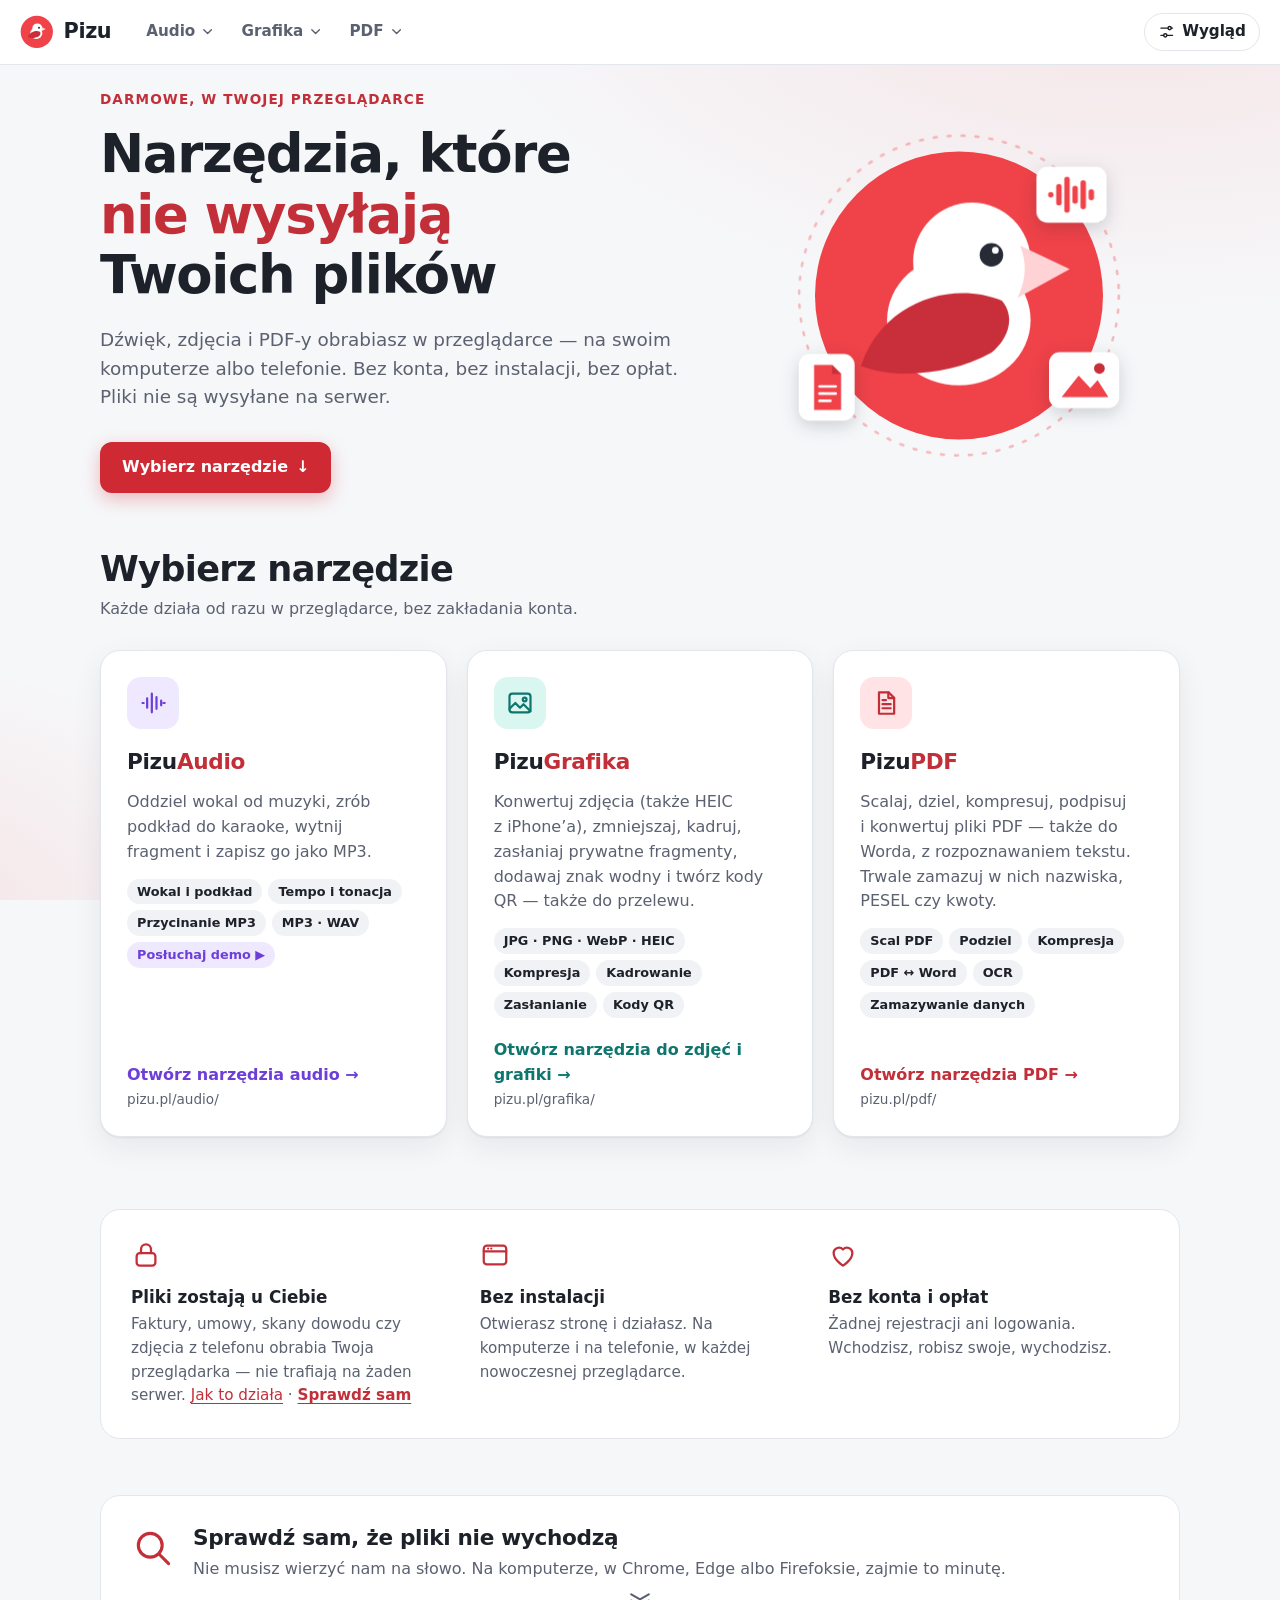
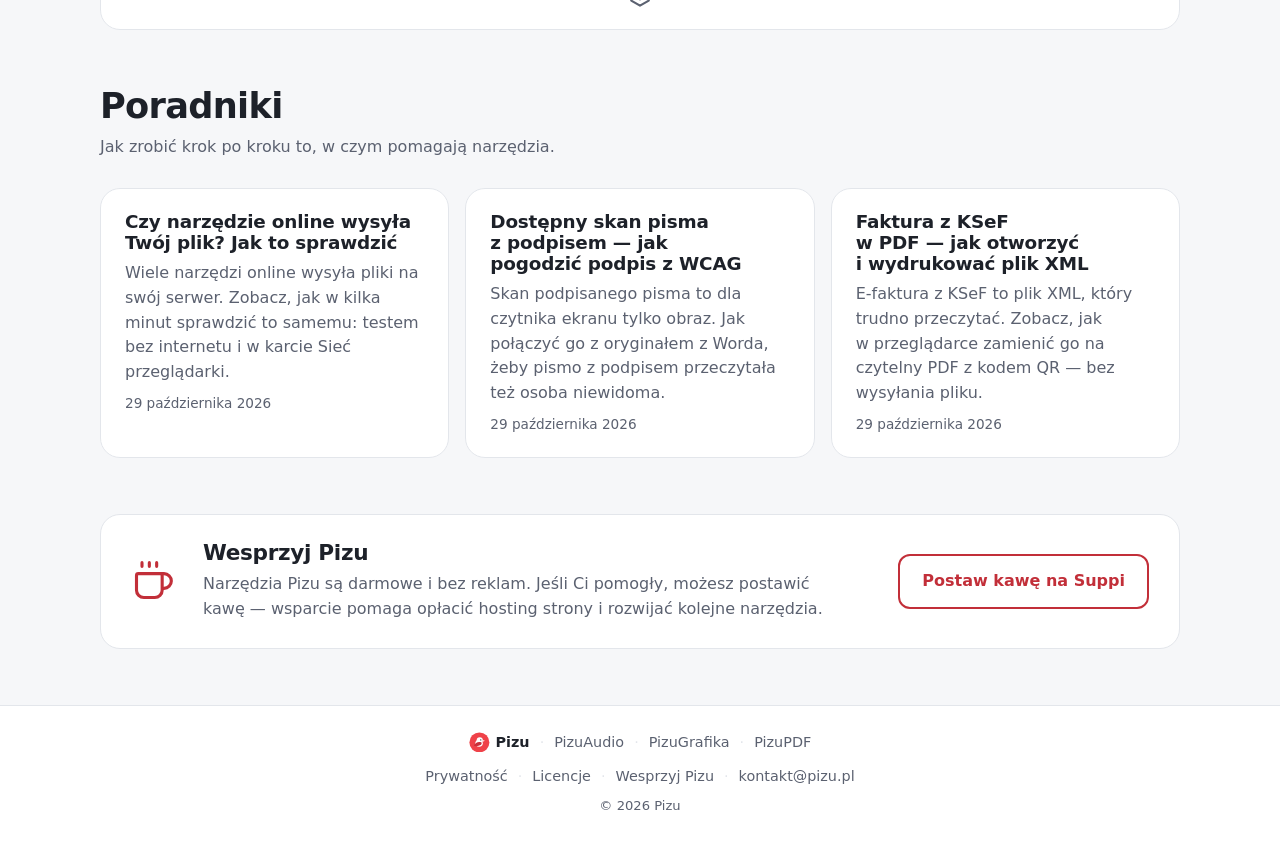
<file: index.html>
<!DOCTYPE html>
<html lang="pl">
<head>
  <meta charset="utf-8">
  <meta name="viewport" content="width=device-width, initial-scale=1">
  <meta
    http-equiv="Content-Security-Policy"
    content="default-src 'self'; script-src 'self'; connect-src 'self' https://o4512300568477696.ingest.de.sentry.io; style-src 'self'; img-src 'self' data:; base-uri 'none'; form-action 'none'"
  >
  <title>Pizu — narzędzia, które nie wysyłają Twoich plików</title>
  <meta name="description" content="Darmowe narzędzia do dźwięku, zdjęć i PDF-ów, które działają w Twojej przeglądarce. Pliki są przetwarzane na Twoim urządzeniu, bez przesyłania ich na serwer.">
  <link rel="canonical" href="https://pizu.pl/">
  <meta name="theme-color" content="#f6f7f9" media="(prefers-color-scheme: light)">
  <meta name="theme-color" content="#121419" media="(prefers-color-scheme: dark)">
  <meta property="og:title" content="Pizu — narzędzia, które nie wysyłają Twoich plików">
  <meta property="og:description" content="Dźwięk, zdjęcia i PDF-y w przeglądarce. Bez konta, bez instalacji, bez wysyłania plików.">
  <meta property="og:type" content="website">
  <meta property="og:url" content="https://pizu.pl/">
  <meta property="og:site_name" content="Pizu">
  <meta property="og:locale" content="pl_PL">
  <!-- grafika: scripts/og-image.html → node scripts/og-image.mjs -->
  <meta property="og:image" content="https://pizu.pl/og-image.png">
  <meta property="og:image:type" content="image/png">
  <meta property="og:image:width" content="1200">
  <meta property="og:image:height" content="630">
  <meta property="og:image:alt" content="Ptak Pizu i napis: Pizu — narzędzia, które nie wysyłają Twoich plików. Dźwięk, zdjęcia, PDF.">
  <meta name="twitter:card" content="summary_large_image">
  <link rel="icon" type="image/svg+xml" href="favicon.svg">
  <script src="error-report.js?v=366d8d184c"></script>
  <!-- motyw, kontrast, tekst i animacje z panelu „Wygląd” — przed pierwszym malowaniem -->
  <script src="settings-init.js?v=dc174dd3ac"></script>
  <!-- wspólna belka i stopka wszystkich stron Pizu (źródło: shell/, kopiuje scripts/sync-shell.mjs) -->
  <link rel="stylesheet" href="pizu-shell.css?v=c054189e08">
  <link rel="stylesheet" href="start.css?v=85e045e8c1">
  <script src="pizu-shell.js?v=b1a6492cc6" defer></script>
  <script src="start.js?v=1de28d540a" defer></script>
</head>
<body>
  <a class="skip" href="#narzedzia">Przejdź do narzędzi</a>

  <pizu-header site="home" settings>
    <!-- bez JavaScriptu zostają zwykłe linki; skrypt zamienia je na pełną belkę z menu -->
    <nav class="pz-bar" aria-label="Narzędzia Pizu">
      <a class="pz-logo" href="https://pizu.pl/"><span class="pz-logo-name">Pizu</span></a>
      <a href="https://pizu.pl/audio/">PizuAudio</a>
      <a href="https://pizu.pl/grafika/">PizuGrafika</a>
      <a href="https://pizu.pl/pdf/">PizuPDF</a>
    </nav>
  </pizu-header>

  <main>
    <section class="hero">
      <div class="hero-text">
        <p class="eyebrow">Darmowe, w&nbsp;Twojej przeglądarce</p>
        <h1>Narzędzia, które <em>nie wysyłają</em> Twoich plików</h1>
        <p class="lead">
          Dźwięk, zdjęcia i&nbsp;PDF-y obrabiasz w&nbsp;przeglądarce — na swoim komputerze albo telefonie.
          Bez konta, bez instalacji, bez opłat. Pliki nie są wysyłane na serwer.
        </p>
        <a class="button" href="#narzedzia">Wybierz narzędzie <span aria-hidden="true">↓</span></a>
      </div>

      <div class="hero-art" aria-hidden="true">
        <svg class="mascot" viewBox="0 0 400 400">
          <circle cx="200" cy="205" r="160" class="c-brand" />
          <circle cx="200" cy="205" r="160" class="ring" />
          <g class="bird" transform="translate(62 80) scale(1.45)">
            <ellipse cx="95" cy="105" rx="55" ry="50" class="c-white" />
            <circle cx="105" cy="60" r="45" class="c-white" />
            <path d="M142 48 L180 66 L140 88 C147 74 147 60 142 48 Z" class="c-beak" />
            <g class="eye">
              <circle cx="120" cy="55" r="9" class="c-ink pupil" />
              <circle cx="123" cy="51.5" r="2.6" class="c-white glint" />
            </g>
            <path d="M20 140 C36 92 88 74 128 90 C138 102 134 118 120 130 C88 148 44 150 20 140 Z" class="c-wing" />
          </g>

          <!-- plakietki trzech narzędzi; animowana jest wewnętrzna grupa, bo CSS transform nadpisałby atrybut -->
          <g transform="translate(286 62)">
            <g class="badge badge-1">
              <rect width="78" height="62" rx="12" class="c-card" />
              <path d="M16 31 v0 M25 22 v18 M34 14 v34 M43 24 v14 M52 18 v26 M61 28 v6" class="c-wave" />
            </g>
          </g>
          <g transform="translate(300 268)">
            <g class="badge badge-2">
              <rect width="78" height="62" rx="12" class="c-card" />
              <path d="M14 50 L33 26 L46 40 L54 31 L66 50 Z" class="c-brand" />
              <circle cx="56" cy="18" r="6" class="c-wing" />
            </g>
          </g>
          <g transform="translate(22 270)">
            <g class="badge badge-3">
              <rect width="62" height="74" rx="12" class="c-card" />
              <path d="M17 12 h20 l10 10 v40 h-30 Z" class="c-brand" />
              <path d="M37 12 v10 h10 Z" class="c-wing" />
              <path d="M23 36 h18 M23 44 h18 M23 52 h12" class="c-lines" />
            </g>
          </g>
        </svg>
      </div>
    </section>

    <section id="narzedzia" class="tools" aria-labelledby="narzedzia-tytul">
      <div class="section-head">
        <h2 id="narzedzia-tytul">Wybierz narzędzie</h2>
        <p>Każde działa od razu w&nbsp;przeglądarce, bez zakładania konta.</p>
      </div>

      <!-- Cała karta prowadzi do narzędzia (rozciągnięty link .tool-link), a tagi to osobne linki do podstron —
           linków nie można zagnieżdżać, więc karta to <div>, nie <a>. -->
      <ul class="tool-list">
        <li>
          <div class="tool tool-audio">
            <span class="tool-icon" aria-hidden="true">
              <svg viewBox="0 0 24 24"><path d="M3 12h1M7 8v8M11 4v16M15 7v10M19 10v4M22 12h-1" /></svg>
            </span>
            <a class="tool-name tool-link" href="https://pizu.pl/audio/">Pizu<span class="tool-name-product">Audio</span></a>
            <span class="tool-desc">Oddziel wokal od muzyki, zrób podkład do karaoke, wytnij fragment i&nbsp;zapisz go jako MP3.</span>
            <span class="tool-tags">
              <a href="https://pizu.pl/audio/oddziel-wokal/">Wokal i&nbsp;podkład</a>
              <a href="https://pizu.pl/audio/oddziel-wokal/">Tempo i&nbsp;tonacja</a>
              <a href="https://pizu.pl/audio/przytnij-mp3/">Przycinanie MP3</a>
              <a href="https://pizu.pl/audio/przytnij-mp3/">MP3 · WAV</a>
              <a class="tool-demo" href="https://pizu.pl/audio/oddziel-wokal/?demo">Posłuchaj demo ▶</a>
            </span>
            <span class="tool-foot" aria-hidden="true">
              <span class="tool-go">Otwórz narzędzia audio <span>→</span></span>
              <span class="tool-url">pizu.pl/audio/</span>
            </span>
          </div>
        </li>
        <li>
          <div class="tool tool-grafika">
            <span class="tool-icon" aria-hidden="true">
              <svg viewBox="0 0 24 24"><rect x="3" y="4" width="18" height="16" rx="2.5" /><path d="M3 17l5-5 4 4 3-3 6 6" /><circle cx="16" cy="9" r="1.6" /></svg>
            </span>
            <a class="tool-name tool-link" href="https://pizu.pl/grafika/">Pizu<span class="tool-name-product">Grafika</span></a>
            <span class="tool-desc">Konwertuj zdjęcia (także HEIC z&nbsp;iPhone’a), zmniejszaj, kadruj, zasłaniaj prywatne fragmenty, dodawaj znak wodny i&nbsp;twórz kody QR — także do przelewu.</span>
            <span class="tool-tags">
              <a href="https://pizu.pl/grafika/konwertuj-zdjecia/">JPG · PNG · WebP · HEIC</a>
              <a href="https://pizu.pl/grafika/konwertuj-zdjecia/">Kompresja</a>
              <a href="https://pizu.pl/grafika/kadruj-zdjecie/">Kadrowanie</a>
              <a href="https://pizu.pl/grafika/zaslon-i-znak-wodny/">Zasłanianie</a>
              <a href="https://pizu.pl/grafika/kod-qr/">Kody QR</a>
            </span>
            <span class="tool-foot" aria-hidden="true">
              <span class="tool-go">Otwórz narzędzia do zdjęć i grafiki <span>→</span></span>
              <span class="tool-url">pizu.pl/grafika/</span>
            </span>
          </div>
        </li>
        <li>
          <div class="tool tool-pdf">
            <span class="tool-icon" aria-hidden="true">
              <svg viewBox="0 0 24 24"><path d="M6 2.8h8.2L19 7.6v13.6H6z" /><path d="M14 2.8v5h5" /><path d="M9 13h7M9 16.5h7M9 9.5h3" /></svg>
            </span>
            <a class="tool-name tool-link" href="https://pizu.pl/pdf/">Pizu<span class="tool-name-product">PDF</span></a>
            <span class="tool-desc">Scalaj, dziel, kompresuj, podpisuj i&nbsp;konwertuj pliki PDF — także do Worda, z&nbsp;rozpoznawaniem tekstu. Trwale zamazuj w&nbsp;nich nazwiska, PESEL czy kwoty.</span>
            <span class="tool-tags">
              <a href="https://pizu.pl/pdf/scal-pdf/">Scal PDF</a>
              <a href="https://pizu.pl/pdf/podziel-pdf/">Podziel</a>
              <a href="https://pizu.pl/pdf/kompresuj-pdf/">Kompresja</a>
              <a href="https://pizu.pl/pdf/pdf-na-word/">PDF ↔ Word</a>
              <a href="https://pizu.pl/pdf/ocr-pdf/">OCR</a>
              <a href="https://pizu.pl/pdf/zamaz-dane-w-pdf/">Zamazywanie danych</a>
            </span>
            <span class="tool-foot" aria-hidden="true">
              <span class="tool-go">Otwórz narzędzia PDF <span>→</span></span>
              <span class="tool-url">pizu.pl/pdf/</span>
            </span>
          </div>
        </li>
      </ul>
    </section>

    <section class="why" aria-labelledby="why-tytul">
      <h2 id="why-tytul" class="visually-hidden">Dlaczego te narzędzia</h2>
      <ul class="why-list">
        <li>
          <svg viewBox="0 0 24 24" aria-hidden="true"><rect x="4.5" y="10.5" width="15" height="10" rx="2.5" /><path d="M8 10.5V7.5a4 4 0 0 1 8 0v3" /></svg>
          <h3>Pliki zostają u&nbsp;Ciebie</h3>
          <p>Faktury, umowy, skany dowodu czy zdjęcia z&nbsp;telefonu obrabia Twoja przeglądarka — nie trafiają na żaden serwer. <button class="link-button" type="button" data-about="privacy" aria-haspopup="dialog">Jak to działa</button> · <a href="#sprawdz">Sprawdź sam</a></p>
        </li>
        <li>
          <svg viewBox="0 0 24 24" aria-hidden="true"><rect x="3" y="4.5" width="18" height="15" rx="2.5" /><path d="M3 9h18M6.5 6.8h.01M9 6.8h.01" /></svg>
          <h3>Bez instalacji</h3>
          <p>Otwierasz stronę i&nbsp;działasz. Na komputerze i&nbsp;na telefonie, w&nbsp;każdej nowoczesnej przeglądarce.</p>
        </li>
        <li>
          <svg viewBox="0 0 24 24" aria-hidden="true"><path d="M12 20.5s-7.5-4.6-7.5-10.2A4.3 4.3 0 0 1 12 7.6a4.3 4.3 0 0 1 7.5 2.7c0 5.6-7.5 10.2-7.5 10.2z" /></svg>
          <h3>Bez konta i&nbsp;opłat</h3>
          <p>Żadnej rejestracji ani logowania. Wchodzisz, robisz swoje, wychodzisz.</p>
        </li>
      </ul>
    </section>

    <!-- Test prywatności dla każdego: karta Sieć w narzędziach przeglądarki (sprawdzone 23.10 na zamazywaniu z OCR).
         Wyjątki muszą się zgadzać z zakładką „Prywatność” w oknie „O Pizu”: model AI z Hugging Face w PizuAudio
         i raporty Sentry tylko przy błędzie na pizu.pl oraz w PizuPDF, PizuAudio i PizuGrafika. Gdy narzędzie zacznie łączyć się z czymś nowym, popraw też tę sekcję. -->
    <section id="sprawdz" class="check" aria-labelledby="sprawdz-tytul">
      <div class="check-head">
        <svg class="check-icon" viewBox="0 0 24 24" aria-hidden="true"><circle cx="10.5" cy="10.5" r="6.5" /><path d="M15.4 15.4L20.5 20.5" /></svg>
        <div>
          <h2 id="sprawdz-tytul">Sprawdź sam, że pliki nie wychodzą</h2>
          <p>Nie musisz wierzyć nam na słowo. Na komputerze, w&nbsp;Chrome, Edge albo Firefoksie, zajmie to minutę.</p>
        </div>
      </div>
      <!-- Domyślnie zwinięte: widać nagłówek i strzałkę. <details> działa bez JavaScriptu, Chrome sam je rozwija przy
           szukaniu na stronie, a nagłówek zostaje nagłówkiem (poza <summary>). Zwiniętą kartę rozwija kliknięcie
           w dowolnym miejscu (start.css), link „Sprawdź sam” i adres #sprawdz (start.js). -->
      <details class="check-more" id="sprawdz-kroki">
        <summary><span class="visually-hidden">Kroki: jak to sprawdzić</span><svg class="check-chevron" viewBox="0 0 24 24" aria-hidden="true"><path d="M5 7.5l7 4 7-4M5 12.5l7 4 7-4" /></svg></summary>
        <div class="check-body">
          <!-- Bez filtra po metodzie: lista od otwarcia panelu jest krótka, a filtr method:POST ukryłby PUT czy WebSocket.
               role="list", bo Safari z VoiceOver nie traktuje listy z list-style: none jak listy (wyjątek w scripts/w3c.mjs). -->
          <ol class="check-steps" role="list">
            <li>Otwórz narzędzie, np. <a href="https://pizu.pl/pdf/zamaz-dane-w-pdf/" target="_blank" rel="noopener">zamazywanie danych w&nbsp;PDF</a> (w&nbsp;nowej karcie — ta instrukcja zostanie tutaj), i&nbsp;naciśnij <kbd>F12</kbd>. Na Macu: <kbd>Option&nbsp;<span aria-hidden="true">⌥</span></kbd>&nbsp;+ <kbd>Command&nbsp;<span aria-hidden="true">⌘</span></kbd>&nbsp;+&nbsp;<kbd>I</kbd>.</li>
            <li>W&nbsp;panelu, który się otworzy, wybierz kartę <strong>Sieć</strong> (Network). Gdy panel jest wąski, bywa schowana pod przyciskiem <strong>»</strong>.</li>
            <li>Wrzuć plik i&nbsp;go obrób. Na liście pojawi się każde połączenie, które strona nawiąże od tej chwili.</li>
            <li>Przejrzyj listę: nie ma na niej nic, co wysyła Twój plik — najwyżej pobieranie części narzędzia, opisane w&nbsp;ramce.</li>
          </ol>
          <div class="check-notes">
            <h3>Co możesz tam zobaczyć</h3>
            <ul>
              <li>Pobieranie (GET) części narzędzia z&nbsp;jego serwera, np. pizu.pl/pdf/, przy pierwszym użyciu niektórych funkcji, takich jak rozpoznawanie tekstu (OCR) czy zdjęcia HEIC. W&nbsp;PizuAudio przy pierwszym oddzielaniu wokalu także modelu AI (ok. 172&nbsp;MB) z&nbsp;Hugging Face. To przeglądarka ściąga narzędzie, a&nbsp;nie wysyła Twoich plików.</li>
              <li>Na pizu.pl i&nbsp;w&nbsp;narzędziach — tylko gdy trafią na błąd — małe żądanie POST do <code>ingest.de.sentry.io</code> z&nbsp;technicznym raportem, bez pliku i&nbsp;jego nazwy. Przy zwykłej pracy go nie zobaczysz; gdy się pojawi, kliknij je, żeby zobaczyć, co zawiera.</li>
            </ul>
          </div>
        </div>
      </details>
    </section>

    <!-- BEGIN poradniki — sekcję wstawia scripts/poradniki.mjs z plików w poradniki/, nie edytuj jej tutaj -->
    <section id="poradniki" class="guides" aria-labelledby="poradniki-tytul">
      <div class="section-head">
        <h2 id="poradniki-tytul">Poradniki</h2>
        <p>Jak zrobić krok po kroku to, w&nbsp;czym pomagają narzędzia.</p>
      </div>
      <ul class="guide-list" role="list">
        <li>
          <h3><a href="/poradniki/czy-narzedzie-online-wysyla-plik/">Czy narzędzie online wysyła Twój plik? Jak to sprawdzić</a></h3>
          <p>Wiele narzędzi online wysyła pliki na swój serwer. Zobacz, jak w&nbsp;kilka minut sprawdzić to samemu: testem bez internetu i&nbsp;w&nbsp;karcie Sieć przeglądarki.</p>
          <p class="guide-date"><time datetime="2026-10-29">29 października 2026</time></p>
        </li>
        <li>
          <h3><a href="/poradniki/dostepny-skan-pisma-z-podpisem/">Dostępny skan pisma z&nbsp;podpisem&nbsp;— jak pogodzić podpis z&nbsp;WCAG</a></h3>
          <p>Skan podpisanego pisma to dla czytnika ekranu tylko obraz. Jak połączyć go z&nbsp;oryginałem z&nbsp;Worda, żeby pismo z&nbsp;podpisem przeczytała też osoba niewidoma.</p>
          <p class="guide-date"><time datetime="2026-10-29">29 października 2026</time></p>
        </li>
        <li>
          <h3><a href="/poradniki/faktura-z-ksef-w-pdf/">Faktura z&nbsp;KSeF w&nbsp;PDF&nbsp;— jak otworzyć i&nbsp;wydrukować plik XML</a></h3>
          <p>E-faktura z&nbsp;KSeF to plik XML, który trudno przeczytać. Zobacz, jak w&nbsp;przeglądarce zamienić go na czytelny PDF z&nbsp;kodem QR&nbsp;— bez wysyłania pliku.</p>
          <p class="guide-date"><time datetime="2026-10-29">29 października 2026</time></p>
        </li>
      </ul>
    </section>
    <!-- END poradniki -->

    <!-- Zwykły link do Suppi zamiast ich widżetu: widżet wczytywałby obrazek z suppi.pl przy każdej wizycie. -->
    <section id="wsparcie" class="support" aria-labelledby="wsparcie-tytul">
      <svg class="support-icon" viewBox="0 0 24 24" aria-hidden="true"><path d="M10 2v2M14 2v2M6 2v2" /><path d="M16 8a1 1 0 0 1 1 1v8a4 4 0 0 1-4 4H7a4 4 0 0 1-4-4V9a1 1 0 0 1 1-1h14a4 4 0 1 1 0 8h-1" /></svg>
      <div class="support-text">
        <h2 id="wsparcie-tytul">Wesprzyj Pizu</h2>
        <p>Narzędzia Pizu są darmowe i&nbsp;bez reklam. Jeśli Ci pomogły, możesz postawić kawę — wsparcie pomaga opłacić hosting strony i&nbsp;rozwijać kolejne narzędzia.</p>
      </div>
      <a class="button support-button" href="https://suppi.pl/pizu" target="_blank" rel="noopener">Postaw kawę na Suppi<span class="visually-hidden"> (otwiera się w nowej karcie)</span></a>
    </section>
  </main>

  <pizu-footer>
    <p class="pz-foot">© 2026 Pizu · <a href="https://pizu.pl/audio/">PizuAudio</a> · <a href="https://pizu.pl/grafika/">PizuGrafika</a> · <a href="https://pizu.pl/pdf/">PizuPDF</a> · <a href="mailto:kontakt@pizu.pl">kontakt@pizu.pl</a></p>
  </pizu-footer>

  <!-- Okno „O Pizu” — jak „O aplikacji” w narzędziach. Prywatność streszcza zakładki „Prywatność” narzędzi:
       przy zmianach w narzędziach (co pobierają, co zapisują w przeglądarce) zaktualizuj też tutaj. -->
  <dialog class="about" aria-labelledby="about-title">
    <div class="settings-body">
      <div class="settings-head">
        <h2 id="about-title">O Pizu</h2>
        <button class="icon-button" type="button" data-dialog-close aria-label="Zamknij">
          <svg viewBox="0 0 24 24" aria-hidden="true"><path d="M6 6l12 12M18 6L6 18" /></svg>
        </button>
      </div>

      <div class="tabs" role="tablist" aria-label="Informacje o Pizu">
        <button type="button" role="tab" id="tab-privacy" aria-controls="panel-privacy" aria-selected="true" data-tab="privacy">Prywatność</button>
        <button type="button" role="tab" id="tab-licenses" aria-controls="panel-licenses" aria-selected="false" tabindex="-1" data-tab="licenses">Licencje</button>
        <button type="button" role="tab" id="tab-contact" aria-controls="panel-contact" aria-selected="false" tabindex="-1" data-tab="contact">Kontakt</button>
      </div>

      <div class="tab-panel" role="tabpanel" id="panel-privacy" aria-labelledby="tab-privacy" tabindex="0">
        <p class="about-lead">Twoje pliki są przetwarzane lokalnie w&nbsp;przeglądarce, bez przesyłania ich na serwer. Szczegóły:</p>
        <dl class="privacy-list">
          <div>
            <dt>Twoje pliki</dt>
            <dd>PizuAudio, PizuGrafika i&nbsp;PizuPDF obrabiają pliki w&nbsp;Twojej przeglądarce, na Twoim urządzeniu. Ani pliki, ani wyniki nie są przesyłane na nasz serwer ani do innych firm.</dd>
          </div>
          <div>
            <dt>Co pobiera przeglądarka</dt>
            <dd>Przy otwarciu narzędzia — jego stronę z&nbsp;serwera Pizu, a&nbsp;przy niektórych funkcjach dodatkowe moduły z&nbsp;tego samego serwera (np. obsługę zdjęć HEIC i&nbsp;rozpoznawanie tekstu w&nbsp;PDF). Wyjątek: model AI do oddzielania wokalu w&nbsp;PizuAudio (ok. 172&nbsp;MB) przy pierwszym użyciu pobierany jest z&nbsp;serwisu Hugging Face, który widzi wtedy Twój adres IP — ale nie Twoje nagrania.</dd>
          </div>
          <div>
            <dt>Czy potrzebny jest internet</dt>
            <dd>Tak — do otwarcia narzędzia i&nbsp;pobrania potrzebnych modułów. Sama obróbka plików odbywa się już na Twoim urządzeniu.</dd>
          </div>
          <div>
            <dt>Co zostaje w&nbsp;przeglądarce</dt>
            <dd>Ustawienia wyglądu wspólne dla strony głównej i narzędzi na pizu.pl, zapisywane w przeglądarce bez ciasteczek. PizuPDF pamięta też kopie ostatnio otwieranych plików, żeby łatwo do nich wrócić — każdą usuniesz ikoną kosza. PizuAudio przechowuje pobrany model AI, żeby nie ściągać go ponownie. Do zamknięcia karty narzędzie pamięta też, że wzmianka o&nbsp;wsparciu już się pokazała. Wszystko usuniesz, czyszcząc dane witryny w&nbsp;ustawieniach przeglądarki.</dd>
          </div>
          <div>
            <dt>Bez śledzenia</dt>
            <dd>Bez plików cookie, reklam, narzędzi analitycznych i&nbsp;zakładania konta. Serwer, jak każdy, zapisuje standardowe logi dostępu (m.in. adresy IP) w&nbsp;celach bezpieczeństwa i&nbsp;diagnostyki. Strona pizu.pl oraz narzędzia PizuPDF, PizuAudio i&nbsp;PizuGrafika wysyłają do usługi Sentry (dane w&nbsp;Unii Europejskiej) techniczny raport tylko wtedy, gdy wystąpi błąd — bez Twoich plików, ich nazw i&nbsp;adresu IP.</dd>
          </div>
          <div>
            <dt>Wsparcie przez Suppi</dt>
            <dd>Link „Wesprzyj Pizu” prowadzi do serwisu Suppi (Patronite). Strony Pizu łączą się z&nbsp;nim dopiero, gdy go klikniesz. Wpłatę obsługuje Suppi — strony Pizu nie mają dostępu do danych płatności.</dd>
          </div>
        </dl>
        <p class="privacy-more">Szczegóły każdego narzędzia znajdziesz w&nbsp;jego oknie „O&nbsp;aplikacji”, w&nbsp;zakładce „Prywatność”.</p>
      </div>

      <div class="tab-panel" role="tabpanel" id="panel-licenses" aria-labelledby="tab-licenses" tabindex="0" hidden>
        <p>Strona pizu.pl to własny kod (HTML, CSS i&nbsp;JavaScript) — bez bibliotek, czcionek ani skryptów z&nbsp;innych serwerów. Każde narzędzie ma własną listę licencji w&nbsp;oknie „O&nbsp;aplikacji”, w&nbsp;zakładce „Licencje”.</p>
        <details class="license">
          <summary>Ikona kubka (sekcja „Wesprzyj Pizu”) — Lucide, licencja ISC</summary>
          <p>Copyright (c) for portions of Lucide are held by Cole Bemis 2013-2022 as part of Feather (MIT). All other copyright (c) for Lucide are held by Lucide Contributors 2022.</p>
          <p>Permission to use, copy, modify, and/or distribute this software for any purpose with or without fee is hereby granted, provided that the above copyright notice and this permission notice appear in all copies.</p>
          <p>THE SOFTWARE IS PROVIDED "AS IS" AND THE AUTHOR DISCLAIMS ALL WARRANTIES WITH REGARD TO THIS SOFTWARE INCLUDING ALL IMPLIED WARRANTIES OF MERCHANTABILITY AND FITNESS. IN NO EVENT SHALL THE AUTHOR BE LIABLE FOR ANY SPECIAL, DIRECT, INDIRECT, OR CONSEQUENTIAL DAMAGES OR ANY DAMAGES WHATSOEVER RESULTING FROM LOSS OF USE, DATA OR PROFITS, WHETHER IN AN ACTION OF CONTRACT, NEGLIGENCE OR OTHER TORTIOUS ACTION, ARISING OUT OF OR IN CONNECTION WITH THE USE OR PERFORMANCE OF THIS SOFTWARE.</p>
        </details>
      </div>

      <div class="tab-panel" role="tabpanel" id="panel-contact" aria-labelledby="tab-contact" tabindex="0" hidden>
        <p>Pytania, uwagi i&nbsp;zgłoszenia błędów: <a href="mailto:kontakt@pizu.pl">kontakt@pizu.pl</a>. Przy błędzie podaj nazwę narzędzia i&nbsp;numer wersji — jest w&nbsp;stopce każdego narzędzia.</p>
        <p>Narzędzia Pizu są darmowe i&nbsp;bez reklam. Jeśli Ci pomogły, możesz <a href="https://suppi.pl/pizu" target="_blank" rel="noopener">postawić kawę na Suppi<span class="visually-hidden"> (otwiera się w nowej karcie)</span></a>.</p>
      </div>
    </div>
  </dialog>

  <!-- Panel „Wygląd i dostępność” — te same opcje i opisy co w narzędziach Pizu.
       Zmiany działają od razu i są zapisywane w tej przeglądarce (start.js). -->
  <dialog class="settings" aria-labelledby="settings-title">
    <div class="settings-body">
      <div class="settings-head">
        <h2 id="settings-title">Wygląd i dostępność</h2>
        <button class="icon-button" type="button" data-settings-close aria-label="Zamknij ustawienia">
          <svg viewBox="0 0 24 24" aria-hidden="true"><path d="M6 6l12 12M18 6L6 18" /></svg>
        </button>
      </div>

      <fieldset class="setting">
        <legend>Motyw</legend>
        <div class="choices">
          <label><input type="radio" name="theme" value="light"><span><svg viewBox="0 0 24 24" aria-hidden="true"><circle cx="12" cy="12" r="4" /><path d="M12 2.5v2M12 19.5v2M2.5 12h2M19.5 12h2M5.3 5.3l1.4 1.4M17.3 17.3l1.4 1.4M5.3 18.7l1.4-1.4M17.3 6.7l1.4-1.4" /></svg>Jasny</span></label>
          <label><input type="radio" name="theme" value="dark"><span><svg viewBox="0 0 24 24" aria-hidden="true"><path d="M20 14.5A8 8 0 0 1 9.5 4a8 8 0 1 0 10.5 10.5z" /></svg>Ciemny</span></label>
          <label><input type="radio" name="theme" value="auto"><span><svg viewBox="0 0 24 24" aria-hidden="true"><rect x="3" y="4" width="18" height="12.5" rx="2" /><path d="M9 20.5h6M12 16.5v4" /></svg>Automatyczny</span></label>
        </div>
      </fieldset>

      <fieldset class="setting" aria-describedby="setting-contrast-hint">
        <legend>Kontrast</legend>
        <p class="setting-hint" id="setting-contrast-hint">Wysoki kontrast przyciemnia teksty i&nbsp;obramowania oraz wzmacnia kolory przycisków.</p>
        <div class="choices">
          <label><input type="radio" name="contrast" value="normal"><span>Standardowy</span></label>
          <label><input type="radio" name="contrast" value="high"><span>Wysoki</span></label>
        </div>
      </fieldset>

      <fieldset class="setting" aria-describedby="setting-text-hint">
        <legend>Wielkość tekstu</legend>
        <p class="setting-hint" id="setting-text-hint">Powiększa tekst i&nbsp;przyciski na całej stronie.</p>
        <div class="choices">
          <label><input type="radio" name="textScale" value="100"><span>100%</span></label>
          <label><input type="radio" name="textScale" value="115"><span>115%</span></label>
          <label><input type="radio" name="textScale" value="130"><span>130%</span></label>
          <label><input type="radio" name="textScale" value="150"><span>150%</span></label>
        </div>
      </fieldset>

      <fieldset class="setting" aria-describedby="setting-motion-hint">
        <legend>Animacje</legend>
        <p class="setting-hint" id="setting-motion-hint">Ograniczone wyłączają przejścia i&nbsp;ruchome efekty, także ptaka, który mruga i&nbsp;wodzi okiem.</p>
        <div class="choices">
          <label><input type="radio" name="motion" value="system"><span>Jak w&nbsp;systemie</span></label>
          <label><input type="radio" name="motion" value="reduced"><span>Ograniczone</span></label>
          <label><input type="radio" name="motion" value="full"><span>Pełne</span></label>
        </div>
      </fieldset>

      <p class="settings-note">Ustawienia są zapamiętywane tylko w&nbsp;tej przeglądarce. Klawiszem Tab przechodzisz między elementami strony, a&nbsp;strzałkami wybierasz opcje w&nbsp;grupie.</p>

      <div class="settings-foot">
        <button class="text-button" type="button" data-settings-reset>
          <svg viewBox="0 0 24 24" aria-hidden="true"><path d="M4 12a8 8 0 1 0 2.4-5.7M4 4v4.5h4.5" /></svg>
          Przywróć domyślne
        </button>
        <button class="button button-small" type="button" data-settings-close>Gotowe</button>
      </div>
    </div>
  </dialog>
</body>
</html>
</file>
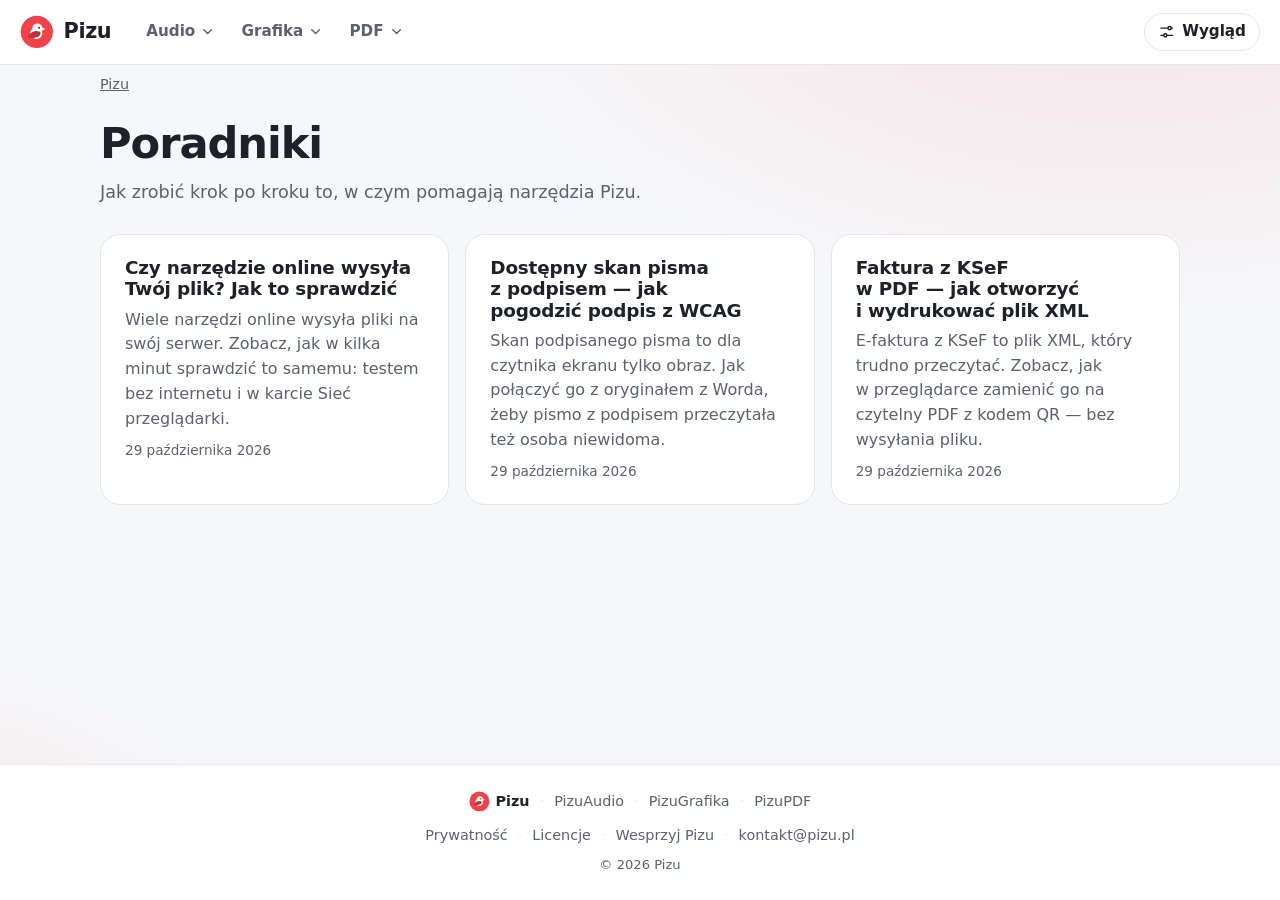
<file: poradniki/index.html>
<!DOCTYPE html>
<html lang="pl">
<head>
  <meta charset="utf-8">
  <meta name="viewport" content="width=device-width, initial-scale=1">
  <meta
    http-equiv="Content-Security-Policy"
    content="default-src 'self'; script-src 'self'; connect-src 'self' https://o4512300568477696.ingest.de.sentry.io; style-src 'self'; img-src 'self' data:; base-uri 'none'; form-action 'none'"
  >
  <title>Poradniki | Pizu</title>
  <meta name="description" content="Poradniki Pizu: jak zrobić krok po kroku to, w czym pomagają narzędzia do PDF-ów, zdjęć i dźwięku — bez wysyłania plików na serwer.">
  <link rel="canonical" href="https://pizu.pl/poradniki/">
  <meta name="theme-color" content="#f6f7f9" media="(prefers-color-scheme: light)">
  <meta name="theme-color" content="#121419" media="(prefers-color-scheme: dark)">
  <meta property="og:title" content="Poradniki | Pizu">
  <meta property="og:description" content="Poradniki Pizu: jak zrobić krok po kroku to, w czym pomagają narzędzia do PDF-ów, zdjęć i dźwięku — bez wysyłania plików na serwer.">
  <meta property="og:type" content="website">
  <meta property="og:url" content="https://pizu.pl/poradniki/">
  <meta property="og:site_name" content="Pizu">
  <meta property="og:locale" content="pl_PL">
  <!-- grafika: scripts/og-image.html → node scripts/og-image.mjs -->
  <meta property="og:image" content="https://pizu.pl/og-image.png">
  <meta property="og:image:type" content="image/png">
  <meta property="og:image:width" content="1200">
  <meta property="og:image:height" content="630">
  <meta property="og:image:alt" content="Ptak Pizu i napis: Pizu — narzędzia, które nie wysyłają Twoich plików. Dźwięk, zdjęcia, PDF.">
  <meta name="twitter:card" content="summary_large_image">
  <link rel="icon" type="image/svg+xml" href="/favicon.svg">
  <script src="/error-report.js?v=366d8d184c"></script>
  <!-- motyw, kontrast, tekst i animacje z panelu „Wygląd” — przed pierwszym malowaniem -->
  <script src="/settings-init.js?v=dc174dd3ac"></script>
  <!-- wspólna belka i stopka wszystkich stron Pizu (źródło: shell/, kopiuje scripts/sync-shell.mjs) -->
  <link rel="stylesheet" href="/pizu-shell.css?v=c054189e08">
  <link rel="stylesheet" href="/start.css?v=85e045e8c1">
  <script src="/pizu-shell.js?v=b1a6492cc6" defer></script>
  <script src="/start.js?v=1de28d540a" defer></script>
  <script type="application/ld+json">{"@context":"https://schema.org","@type":"CollectionPage","name":"Poradniki","description":"Poradniki Pizu: jak zrobić krok po kroku to, w czym pomagają narzędzia do PDF-ów, zdjęć i dźwięku — bez wysyłania plików na serwer.","url":"https://pizu.pl/poradniki/","inLanguage":"pl","hasPart":[{"@type":"Article","headline":"Czy narzędzie online wysyła Twój plik? Jak to sprawdzić","url":"https://pizu.pl/poradniki/czy-narzedzie-online-wysyla-plik/"},{"@type":"Article","headline":"Dostępny skan pisma z podpisem — jak pogodzić podpis z WCAG","url":"https://pizu.pl/poradniki/dostepny-skan-pisma-z-podpisem/"},{"@type":"Article","headline":"Faktura z KSeF w PDF — jak otworzyć i wydrukować plik XML","url":"https://pizu.pl/poradniki/faktura-z-ksef-w-pdf/"}]}</script>
</head>
<body>
  <a class="skip" href="#tresc">Przejdź do treści</a>

  <pizu-header settings>
    <!-- bez JavaScriptu zostają zwykłe linki; skrypt zamienia je na pełną belkę z menu -->
    <nav class="pz-bar" aria-label="Narzędzia Pizu">
      <a class="pz-logo" href="https://pizu.pl/"><span class="pz-logo-name">Pizu</span></a>
      <a href="https://pizu.pl/audio/">PizuAudio</a>
      <a href="https://pizu.pl/grafika/">PizuGrafika</a>
      <a href="https://pizu.pl/pdf/">PizuPDF</a>
    </nav>
  </pizu-header>

  <main id="tresc">
    <nav class="crumbs" aria-label="Jesteś tutaj">
      <ol><li><a href="/">Pizu</a></li></ol>
    </nav>
    <section class="guide-index" aria-labelledby="poradniki-h1">
      <h1 id="poradniki-h1">Poradniki</h1>
      <p class="guide-index-lead">Jak zrobić krok po kroku to, w&nbsp;czym pomagają narzędzia Pizu.</p>
      <ul class="guide-list" role="list">
        <li>
          <h2><a href="/poradniki/czy-narzedzie-online-wysyla-plik/">Czy narzędzie online wysyła Twój plik? Jak to sprawdzić</a></h2>
          <p>Wiele narzędzi online wysyła pliki na swój serwer. Zobacz, jak w&nbsp;kilka minut sprawdzić to samemu: testem bez internetu i&nbsp;w&nbsp;karcie Sieć przeglądarki.</p>
          <p class="guide-date"><time datetime="2026-10-29">29 października 2026</time></p>
        </li>
        <li>
          <h2><a href="/poradniki/dostepny-skan-pisma-z-podpisem/">Dostępny skan pisma z&nbsp;podpisem&nbsp;— jak pogodzić podpis z&nbsp;WCAG</a></h2>
          <p>Skan podpisanego pisma to dla czytnika ekranu tylko obraz. Jak połączyć go z&nbsp;oryginałem z&nbsp;Worda, żeby pismo z&nbsp;podpisem przeczytała też osoba niewidoma.</p>
          <p class="guide-date"><time datetime="2026-10-29">29 października 2026</time></p>
        </li>
        <li>
          <h2><a href="/poradniki/faktura-z-ksef-w-pdf/">Faktura z&nbsp;KSeF w&nbsp;PDF&nbsp;— jak otworzyć i&nbsp;wydrukować plik XML</a></h2>
          <p>E-faktura z&nbsp;KSeF to plik XML, który trudno przeczytać. Zobacz, jak w&nbsp;przeglądarce zamienić go na czytelny PDF z&nbsp;kodem QR&nbsp;— bez wysyłania pliku.</p>
          <p class="guide-date"><time datetime="2026-10-29">29 października 2026</time></p>
        </li>
      </ul>
    </section>
  </main>

  <pizu-footer>
    <p class="pz-foot">© 2026 Pizu · <a href="https://pizu.pl/audio/">PizuAudio</a> · <a href="https://pizu.pl/grafika/">PizuGrafika</a> · <a href="https://pizu.pl/pdf/">PizuPDF</a> · <a href="mailto:kontakt@pizu.pl">kontakt@pizu.pl</a></p>
  </pizu-footer>

  <!-- Okno „O Pizu” — jak „O aplikacji” w narzędziach. Prywatność streszcza zakładki „Prywatność” narzędzi:
       przy zmianach w narzędziach (co pobierają, co zapisują w przeglądarce) zaktualizuj też tutaj. -->
  <dialog class="about" aria-labelledby="about-title">
    <div class="settings-body">
      <div class="settings-head">
        <h2 id="about-title">O Pizu</h2>
        <button class="icon-button" type="button" data-dialog-close aria-label="Zamknij">
          <svg viewBox="0 0 24 24" aria-hidden="true"><path d="M6 6l12 12M18 6L6 18" /></svg>
        </button>
      </div>

      <div class="tabs" role="tablist" aria-label="Informacje o Pizu">
        <button type="button" role="tab" id="tab-privacy" aria-controls="panel-privacy" aria-selected="true" data-tab="privacy">Prywatność</button>
        <button type="button" role="tab" id="tab-licenses" aria-controls="panel-licenses" aria-selected="false" tabindex="-1" data-tab="licenses">Licencje</button>
        <button type="button" role="tab" id="tab-contact" aria-controls="panel-contact" aria-selected="false" tabindex="-1" data-tab="contact">Kontakt</button>
      </div>

      <div class="tab-panel" role="tabpanel" id="panel-privacy" aria-labelledby="tab-privacy" tabindex="0">
        <p class="about-lead">Twoje pliki są przetwarzane lokalnie w&nbsp;przeglądarce, bez przesyłania ich na serwer. Szczegóły:</p>
        <dl class="privacy-list">
          <div>
            <dt>Twoje pliki</dt>
            <dd>PizuAudio, PizuGrafika i&nbsp;PizuPDF obrabiają pliki w&nbsp;Twojej przeglądarce, na Twoim urządzeniu. Ani pliki, ani wyniki nie są przesyłane na nasz serwer ani do innych firm.</dd>
          </div>
          <div>
            <dt>Co pobiera przeglądarka</dt>
            <dd>Przy otwarciu narzędzia — jego stronę z&nbsp;serwera Pizu, a&nbsp;przy niektórych funkcjach dodatkowe moduły z&nbsp;tego samego serwera (np. obsługę zdjęć HEIC i&nbsp;rozpoznawanie tekstu w&nbsp;PDF). Wyjątek: model AI do oddzielania wokalu w&nbsp;PizuAudio (ok. 172&nbsp;MB) przy pierwszym użyciu pobierany jest z&nbsp;serwisu Hugging Face, który widzi wtedy Twój adres IP — ale nie Twoje nagrania.</dd>
          </div>
          <div>
            <dt>Czy potrzebny jest internet</dt>
            <dd>Tak — do otwarcia narzędzia i&nbsp;pobrania potrzebnych modułów. Sama obróbka plików odbywa się już na Twoim urządzeniu.</dd>
          </div>
          <div>
            <dt>Co zostaje w&nbsp;przeglądarce</dt>
            <dd>Ustawienia wyglądu wspólne dla strony głównej i narzędzi na pizu.pl, zapisywane w przeglądarce bez ciasteczek. PizuPDF pamięta też kopie ostatnio otwieranych plików, żeby łatwo do nich wrócić — każdą usuniesz ikoną kosza. PizuAudio przechowuje pobrany model AI, żeby nie ściągać go ponownie. Do zamknięcia karty narzędzie pamięta też, że wzmianka o&nbsp;wsparciu już się pokazała. Wszystko usuniesz, czyszcząc dane witryny w&nbsp;ustawieniach przeglądarki.</dd>
          </div>
          <div>
            <dt>Bez śledzenia</dt>
            <dd>Bez plików cookie, reklam, narzędzi analitycznych i&nbsp;zakładania konta. Serwer, jak każdy, zapisuje standardowe logi dostępu (m.in. adresy IP) w&nbsp;celach bezpieczeństwa i&nbsp;diagnostyki. Strona pizu.pl oraz narzędzia PizuPDF, PizuAudio i&nbsp;PizuGrafika wysyłają do usługi Sentry (dane w&nbsp;Unii Europejskiej) techniczny raport tylko wtedy, gdy wystąpi błąd — bez Twoich plików, ich nazw i&nbsp;adresu IP.</dd>
          </div>
          <div>
            <dt>Wsparcie przez Suppi</dt>
            <dd>Link „Wesprzyj Pizu” prowadzi do serwisu Suppi (Patronite). Strony Pizu łączą się z&nbsp;nim dopiero, gdy go klikniesz. Wpłatę obsługuje Suppi — strony Pizu nie mają dostępu do danych płatności.</dd>
          </div>
        </dl>
        <p class="privacy-more">Szczegóły każdego narzędzia znajdziesz w&nbsp;jego oknie „O&nbsp;aplikacji”, w&nbsp;zakładce „Prywatność”.</p>
      </div>

      <div class="tab-panel" role="tabpanel" id="panel-licenses" aria-labelledby="tab-licenses" tabindex="0" hidden>
        <p>Strona pizu.pl to własny kod (HTML, CSS i&nbsp;JavaScript) — bez bibliotek, czcionek ani skryptów z&nbsp;innych serwerów. Każde narzędzie ma własną listę licencji w&nbsp;oknie „O&nbsp;aplikacji”, w&nbsp;zakładce „Licencje”.</p>
        <details class="license">
          <summary>Ikona kubka (sekcja „Wesprzyj Pizu”) — Lucide, licencja ISC</summary>
          <p>Copyright (c) for portions of Lucide are held by Cole Bemis 2013-2022 as part of Feather (MIT). All other copyright (c) for Lucide are held by Lucide Contributors 2022.</p>
          <p>Permission to use, copy, modify, and/or distribute this software for any purpose with or without fee is hereby granted, provided that the above copyright notice and this permission notice appear in all copies.</p>
          <p>THE SOFTWARE IS PROVIDED "AS IS" AND THE AUTHOR DISCLAIMS ALL WARRANTIES WITH REGARD TO THIS SOFTWARE INCLUDING ALL IMPLIED WARRANTIES OF MERCHANTABILITY AND FITNESS. IN NO EVENT SHALL THE AUTHOR BE LIABLE FOR ANY SPECIAL, DIRECT, INDIRECT, OR CONSEQUENTIAL DAMAGES OR ANY DAMAGES WHATSOEVER RESULTING FROM LOSS OF USE, DATA OR PROFITS, WHETHER IN AN ACTION OF CONTRACT, NEGLIGENCE OR OTHER TORTIOUS ACTION, ARISING OUT OF OR IN CONNECTION WITH THE USE OR PERFORMANCE OF THIS SOFTWARE.</p>
        </details>
      </div>

      <div class="tab-panel" role="tabpanel" id="panel-contact" aria-labelledby="tab-contact" tabindex="0" hidden>
        <p>Pytania, uwagi i&nbsp;zgłoszenia błędów: <a href="mailto:kontakt@pizu.pl">kontakt@pizu.pl</a>. Przy błędzie podaj nazwę narzędzia i&nbsp;numer wersji — jest w&nbsp;stopce każdego narzędzia.</p>
        <p>Narzędzia Pizu są darmowe i&nbsp;bez reklam. Jeśli Ci pomogły, możesz <a href="https://suppi.pl/pizu" target="_blank" rel="noopener">postawić kawę na Suppi<span class="visually-hidden"> (otwiera się w nowej karcie)</span></a>.</p>
      </div>
    </div>
  </dialog>

  <!-- Panel „Wygląd i dostępność” — te same opcje i opisy co w narzędziach Pizu.
       Zmiany działają od razu i są zapisywane w tej przeglądarce (start.js). -->
  <dialog class="settings" aria-labelledby="settings-title">
    <div class="settings-body">
      <div class="settings-head">
        <h2 id="settings-title">Wygląd i dostępność</h2>
        <button class="icon-button" type="button" data-settings-close aria-label="Zamknij ustawienia">
          <svg viewBox="0 0 24 24" aria-hidden="true"><path d="M6 6l12 12M18 6L6 18" /></svg>
        </button>
      </div>

      <fieldset class="setting">
        <legend>Motyw</legend>
        <div class="choices">
          <label><input type="radio" name="theme" value="light"><span><svg viewBox="0 0 24 24" aria-hidden="true"><circle cx="12" cy="12" r="4" /><path d="M12 2.5v2M12 19.5v2M2.5 12h2M19.5 12h2M5.3 5.3l1.4 1.4M17.3 17.3l1.4 1.4M5.3 18.7l1.4-1.4M17.3 6.7l1.4-1.4" /></svg>Jasny</span></label>
          <label><input type="radio" name="theme" value="dark"><span><svg viewBox="0 0 24 24" aria-hidden="true"><path d="M20 14.5A8 8 0 0 1 9.5 4a8 8 0 1 0 10.5 10.5z" /></svg>Ciemny</span></label>
          <label><input type="radio" name="theme" value="auto"><span><svg viewBox="0 0 24 24" aria-hidden="true"><rect x="3" y="4" width="18" height="12.5" rx="2" /><path d="M9 20.5h6M12 16.5v4" /></svg>Automatyczny</span></label>
        </div>
      </fieldset>

      <fieldset class="setting" aria-describedby="setting-contrast-hint">
        <legend>Kontrast</legend>
        <p class="setting-hint" id="setting-contrast-hint">Wysoki kontrast przyciemnia teksty i&nbsp;obramowania oraz wzmacnia kolory przycisków.</p>
        <div class="choices">
          <label><input type="radio" name="contrast" value="normal"><span>Standardowy</span></label>
          <label><input type="radio" name="contrast" value="high"><span>Wysoki</span></label>
        </div>
      </fieldset>

      <fieldset class="setting" aria-describedby="setting-text-hint">
        <legend>Wielkość tekstu</legend>
        <p class="setting-hint" id="setting-text-hint">Powiększa tekst i&nbsp;przyciski na całej stronie.</p>
        <div class="choices">
          <label><input type="radio" name="textScale" value="100"><span>100%</span></label>
          <label><input type="radio" name="textScale" value="115"><span>115%</span></label>
          <label><input type="radio" name="textScale" value="130"><span>130%</span></label>
          <label><input type="radio" name="textScale" value="150"><span>150%</span></label>
        </div>
      </fieldset>

      <fieldset class="setting" aria-describedby="setting-motion-hint">
        <legend>Animacje</legend>
        <p class="setting-hint" id="setting-motion-hint">Ograniczone wyłączają przejścia i&nbsp;ruchome efekty, także ptaka, który mruga i&nbsp;wodzi okiem.</p>
        <div class="choices">
          <label><input type="radio" name="motion" value="system"><span>Jak w&nbsp;systemie</span></label>
          <label><input type="radio" name="motion" value="reduced"><span>Ograniczone</span></label>
          <label><input type="radio" name="motion" value="full"><span>Pełne</span></label>
        </div>
      </fieldset>

      <p class="settings-note">Ustawienia są zapamiętywane tylko w&nbsp;tej przeglądarce. Klawiszem Tab przechodzisz między elementami strony, a&nbsp;strzałkami wybierasz opcje w&nbsp;grupie.</p>

      <div class="settings-foot">
        <button class="text-button" type="button" data-settings-reset>
          <svg viewBox="0 0 24 24" aria-hidden="true"><path d="M4 12a8 8 0 1 0 2.4-5.7M4 4v4.5h4.5" /></svg>
          Przywróć domyślne
        </button>
        <button class="button button-small" type="button" data-settings-close>Gotowe</button>
      </div>
    </div>
  </dialog>
</body>
</html>
</file>
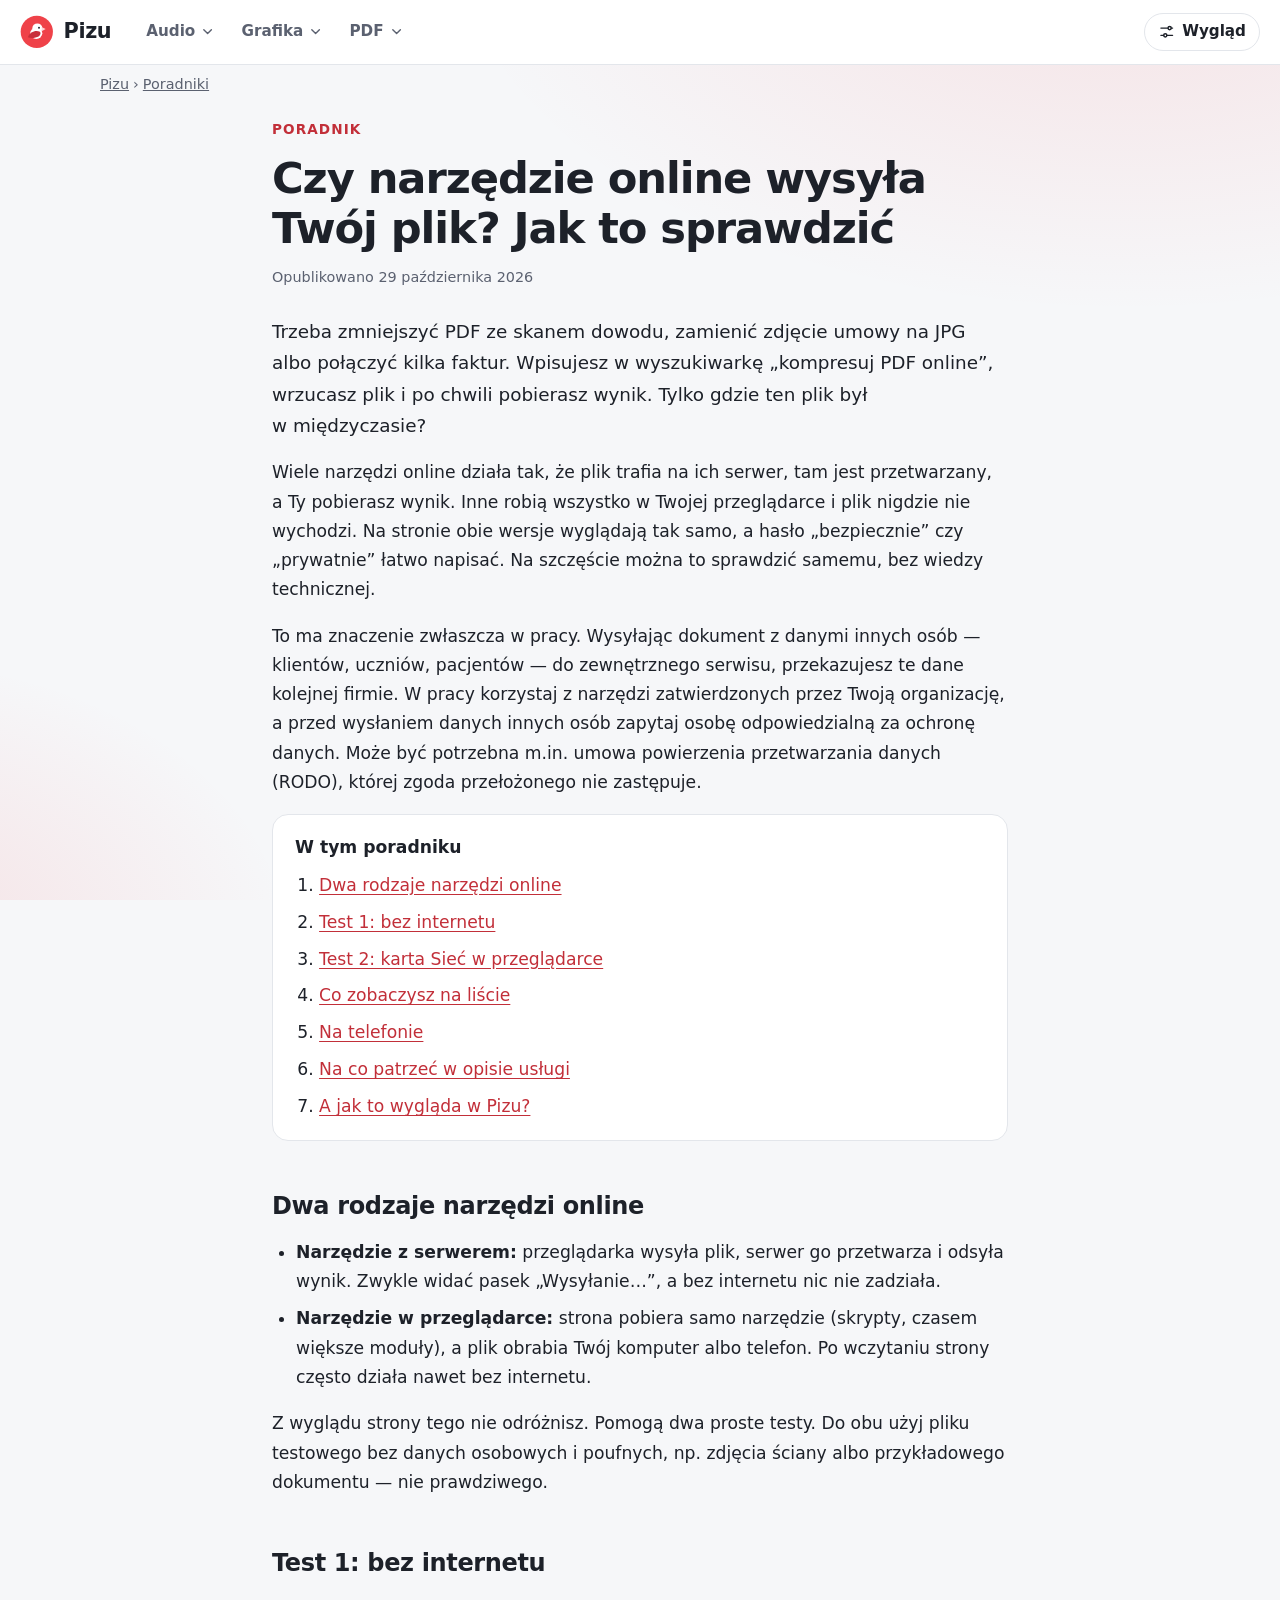
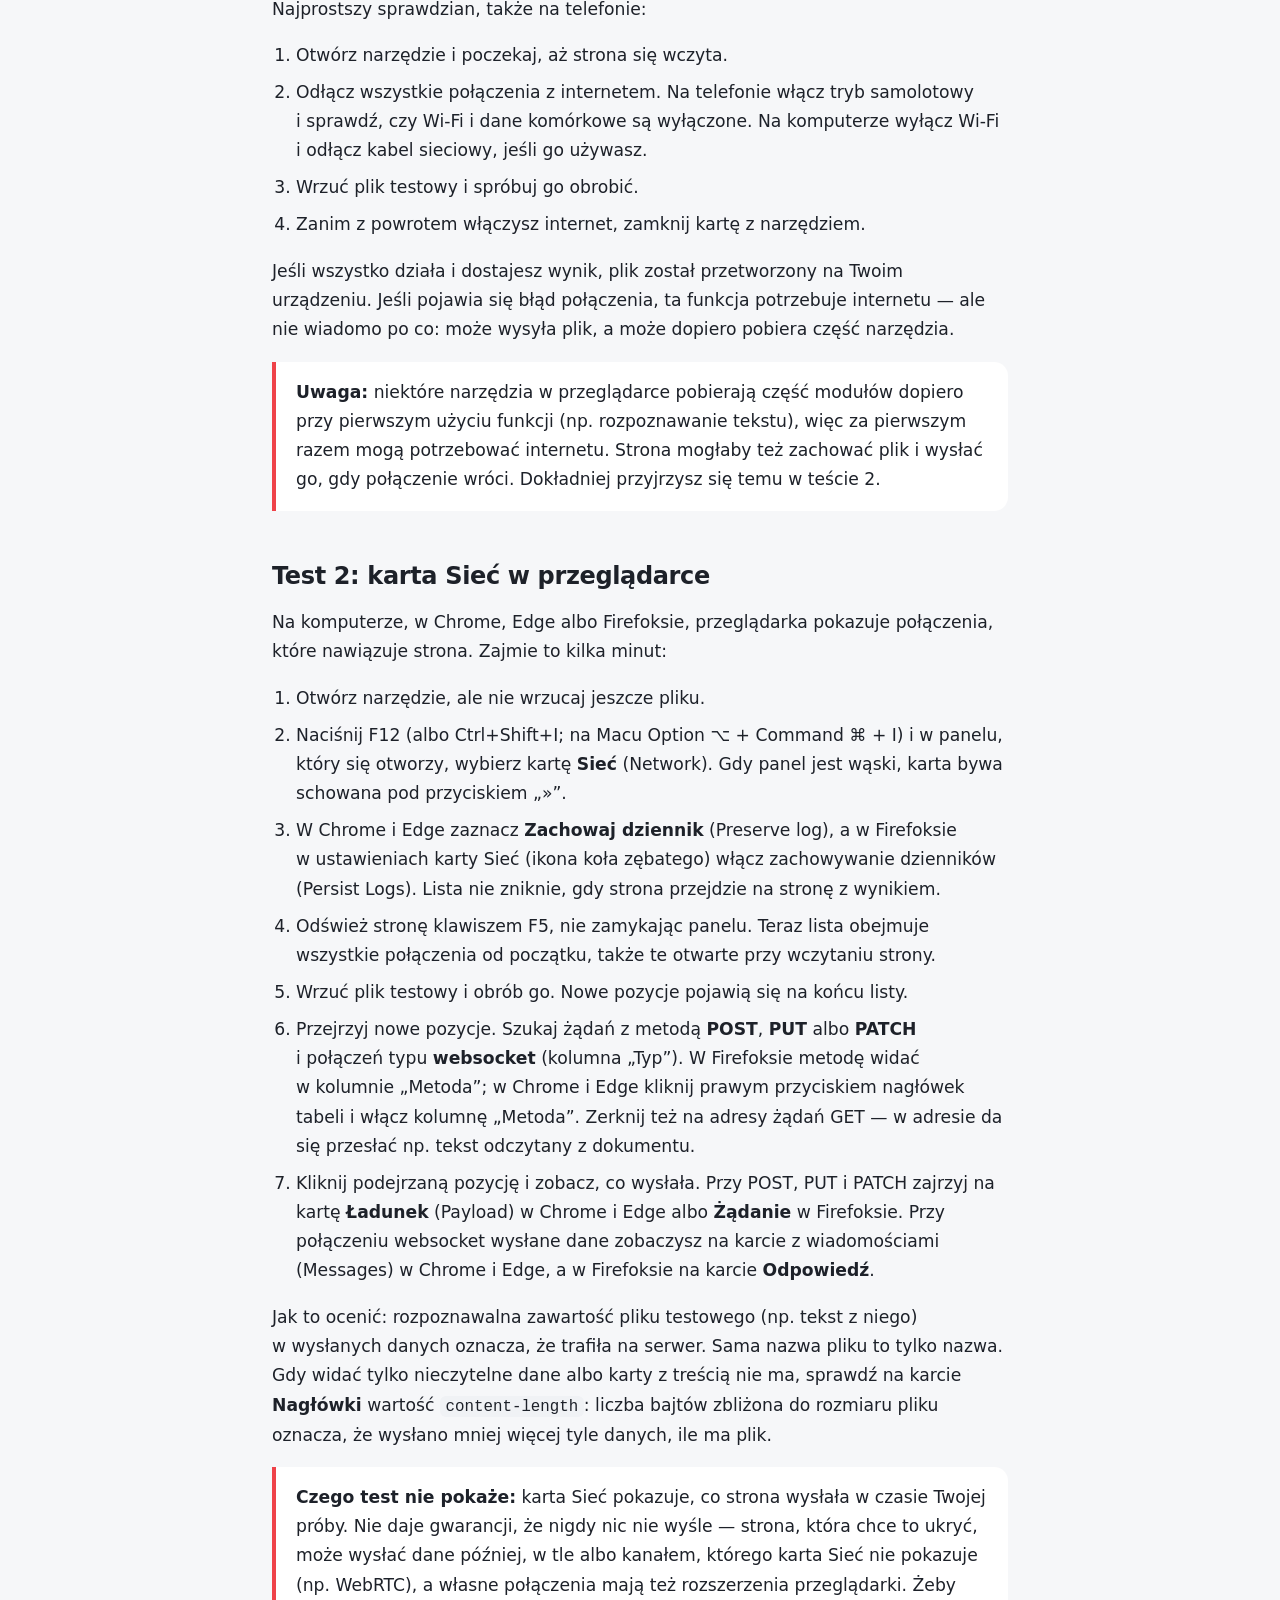
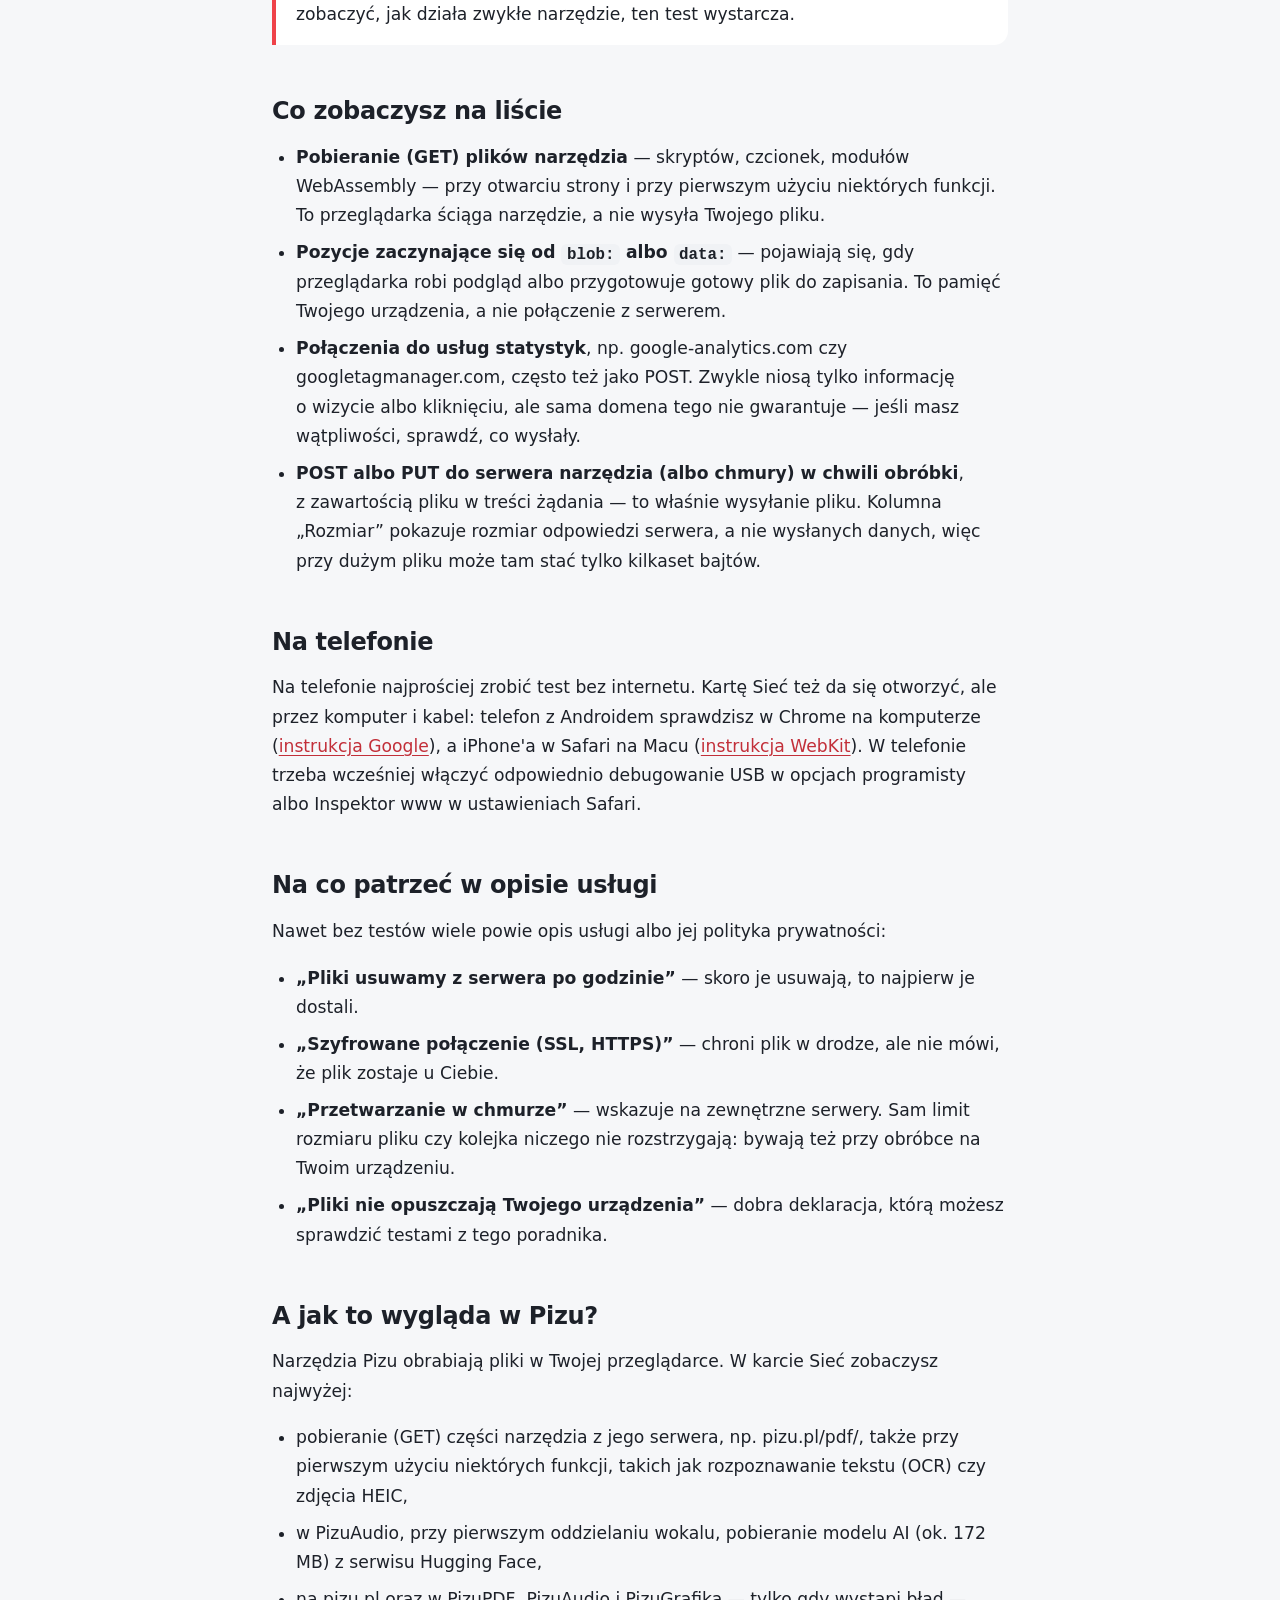
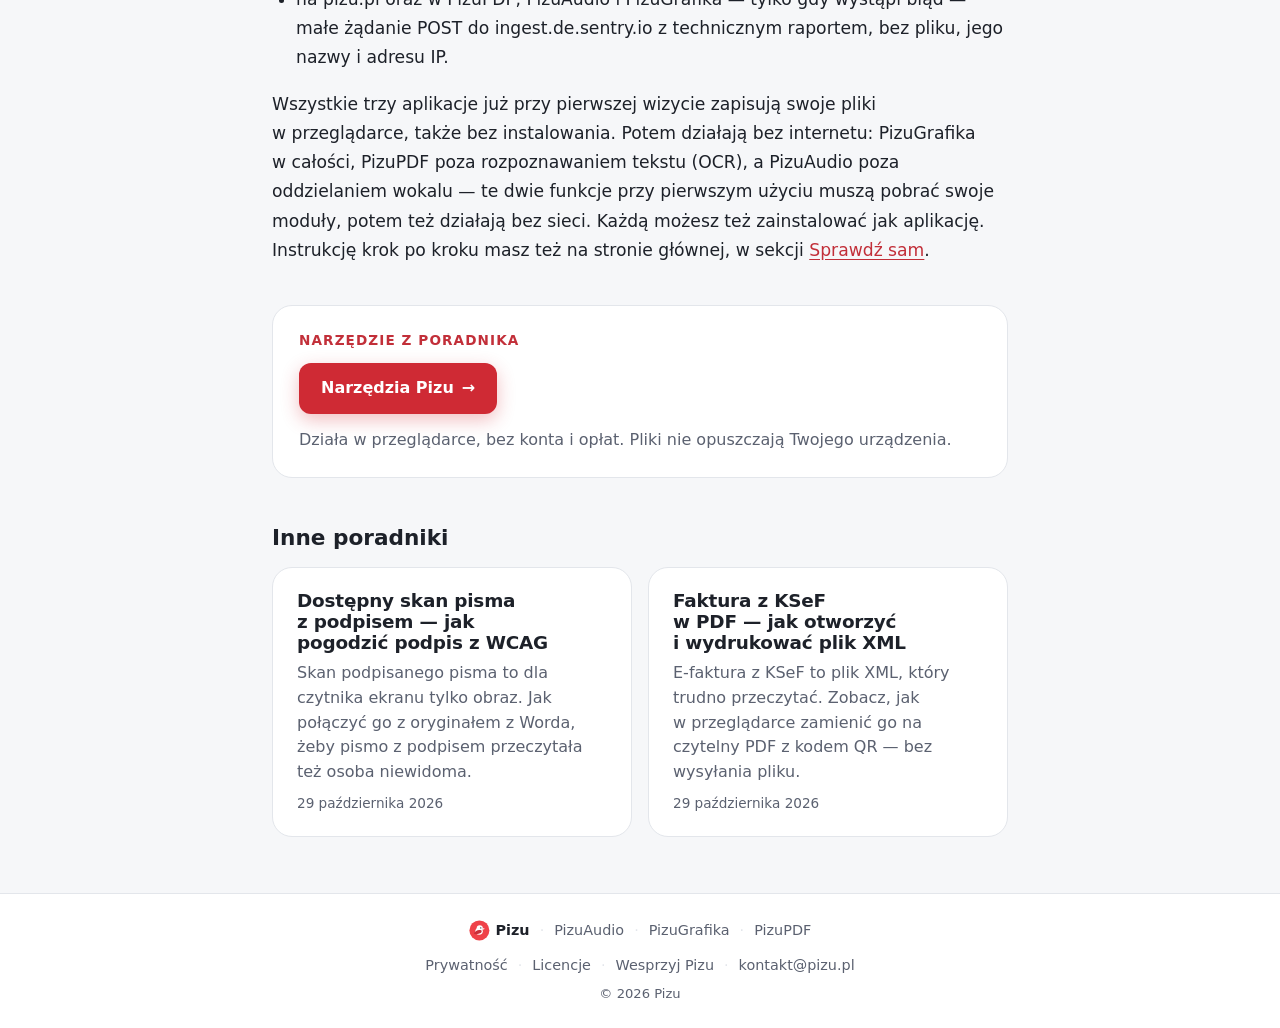
<file: poradniki/czy-narzedzie-online-wysyla-plik/index.html>
<!DOCTYPE html>
<html lang="pl">
<head>
  <meta charset="utf-8">
  <meta name="viewport" content="width=device-width, initial-scale=1">
  <meta
    http-equiv="Content-Security-Policy"
    content="default-src 'self'; script-src 'self'; connect-src 'self' https://o4512300568477696.ingest.de.sentry.io; style-src 'self'; img-src 'self' data:; base-uri 'none'; form-action 'none'"
  >
  <title>Czy narzędzie online wysyła Twój plik? Jak to sprawdzić | Pizu</title>
  <meta name="description" content="Wiele narzędzi online wysyła pliki na swój serwer. Zobacz, jak w kilka minut sprawdzić to samemu: testem bez internetu i w karcie Sieć przeglądarki.">
  <link rel="canonical" href="https://pizu.pl/poradniki/czy-narzedzie-online-wysyla-plik/">
  <meta name="theme-color" content="#f6f7f9" media="(prefers-color-scheme: light)">
  <meta name="theme-color" content="#121419" media="(prefers-color-scheme: dark)">
  <meta property="og:title" content="Czy narzędzie online wysyła Twój plik? Jak to sprawdzić | Pizu">
  <meta property="og:description" content="Wiele narzędzi online wysyła pliki na swój serwer. Zobacz, jak w kilka minut sprawdzić to samemu: testem bez internetu i w karcie Sieć przeglądarki.">
  <meta property="og:type" content="article">
  <meta property="og:url" content="https://pizu.pl/poradniki/czy-narzedzie-online-wysyla-plik/">
  <meta property="og:site_name" content="Pizu">
  <meta property="og:locale" content="pl_PL">
  <!-- grafika: scripts/og-image.html → node scripts/og-image.mjs -->
  <meta property="og:image" content="https://pizu.pl/og-image.png">
  <meta property="og:image:type" content="image/png">
  <meta property="og:image:width" content="1200">
  <meta property="og:image:height" content="630">
  <meta property="og:image:alt" content="Ptak Pizu i napis: Pizu — narzędzia, które nie wysyłają Twoich plików. Dźwięk, zdjęcia, PDF.">
  <meta name="twitter:card" content="summary_large_image">
  <link rel="icon" type="image/svg+xml" href="/favicon.svg">
  <script src="/error-report.js?v=366d8d184c"></script>
  <!-- motyw, kontrast, tekst i animacje z panelu „Wygląd” — przed pierwszym malowaniem -->
  <script src="/settings-init.js?v=dc174dd3ac"></script>
  <!-- wspólna belka i stopka wszystkich stron Pizu (źródło: shell/, kopiuje scripts/sync-shell.mjs) -->
  <link rel="stylesheet" href="/pizu-shell.css?v=c054189e08">
  <link rel="stylesheet" href="/start.css?v=85e045e8c1">
  <script src="/pizu-shell.js?v=b1a6492cc6" defer></script>
  <script src="/start.js?v=1de28d540a" defer></script>
  <script type="application/ld+json">{"@context":"https://schema.org","@graph":[{"@type":"Article","headline":"Czy narzędzie online wysyła Twój plik? Jak to sprawdzić","description":"Wiele narzędzi online wysyła pliki na swój serwer. Zobacz, jak w kilka minut sprawdzić to samemu: testem bez internetu i w karcie Sieć przeglądarki.","datePublished":"2026-10-29","dateModified":"2026-10-29","inLanguage":"pl","url":"https://pizu.pl/poradniki/czy-narzedzie-online-wysyla-plik/","mainEntityOfPage":"https://pizu.pl/poradniki/czy-narzedzie-online-wysyla-plik/","image":"https://pizu.pl/og-image.png","author":{"@type":"Organization","name":"Pizu","url":"https://pizu.pl/"},"publisher":{"@type":"Organization","name":"Pizu","url":"https://pizu.pl/"}},{"@type":"BreadcrumbList","itemListElement":[{"@type":"ListItem","position":1,"name":"Pizu","item":"https://pizu.pl/"},{"@type":"ListItem","position":2,"name":"Poradniki","item":"https://pizu.pl/poradniki/"},{"@type":"ListItem","position":3,"name":"Czy narzędzie online wysyła Twój plik? Jak to sprawdzić","item":"https://pizu.pl/poradniki/czy-narzedzie-online-wysyla-plik/"}]}]}</script>
</head>
<body>
  <a class="skip" href="#tresc">Przejdź do treści</a>

  <pizu-header settings>
    <!-- bez JavaScriptu zostają zwykłe linki; skrypt zamienia je na pełną belkę z menu -->
    <nav class="pz-bar" aria-label="Narzędzia Pizu">
      <a class="pz-logo" href="https://pizu.pl/"><span class="pz-logo-name">Pizu</span></a>
      <a href="https://pizu.pl/audio/">PizuAudio</a>
      <a href="https://pizu.pl/grafika/">PizuGrafika</a>
      <a href="https://pizu.pl/pdf/">PizuPDF</a>
    </nav>
  </pizu-header>

  <main id="tresc">
    <nav class="crumbs" aria-label="Jesteś tutaj">
      <ol><li><a href="/">Pizu</a></li><li><a href="/poradniki/">Poradniki</a></li></ol>
    </nav>
    <article class="guide">
      <header class="guide-head">
        <p class="eyebrow">Poradnik</p>
        <h1>Czy narzędzie online wysyła Twój plik? Jak to sprawdzić</h1>
        <p class="guide-date">Opublikowano <time datetime="2026-10-29">29 października 2026</time></p>
      </header>
      <div class="guide-body">
<p>Trzeba zmniejszyć PDF ze skanem dowodu, zamienić zdjęcie umowy na JPG albo połączyć kilka faktur. Wpisujesz w&nbsp;wyszukiwarkę „kompresuj PDF online”, wrzucasz plik i&nbsp;po chwili pobierasz wynik. Tylko gdzie ten plik był w&nbsp;międzyczasie?</p>
<p>Wiele narzędzi online działa tak, że plik trafia na ich serwer, tam jest przetwarzany, a&nbsp;Ty pobierasz wynik. Inne robią wszystko w&nbsp;Twojej przeglądarce i&nbsp;plik nigdzie nie wychodzi. Na stronie obie wersje wyglądają tak samo, a&nbsp;hasło „bezpiecznie” czy „prywatnie” łatwo napisać. Na szczęście można to sprawdzić samemu, bez wiedzy technicznej.</p>
<p>To ma znaczenie zwłaszcza w&nbsp;pracy. Wysyłając dokument z&nbsp;danymi innych osób&nbsp;— klientów, uczniów, pacjentów&nbsp;— do zewnętrznego serwisu, przekazujesz te dane kolejnej firmie. W&nbsp;pracy korzystaj z&nbsp;narzędzi zatwierdzonych przez Twoją organizację, a&nbsp;przed wysłaniem danych innych osób zapytaj osobę odpowiedzialną za ochronę danych. Może być potrzebna m.in. umowa powierzenia przetwarzania danych (RODO), której zgoda przełożonego nie zastępuje.</p>
<nav class="guide-toc" aria-label="Spis treści">
<p class="guide-toc-title">W tym poradniku</p>
<ol>
  <li><a href="#dwa-rodzaje-narzedzi-online">Dwa rodzaje narzędzi online</a></li>
  <li><a href="#test-1-bez-internetu">Test 1: bez internetu</a></li>
  <li><a href="#test-2-karta-siec-w-przegladarce">Test 2: karta Sieć w&nbsp;przeglądarce</a></li>
  <li><a href="#co-zobaczysz-na-liscie">Co zobaczysz na liście</a></li>
  <li><a href="#na-telefonie">Na telefonie</a></li>
  <li><a href="#na-co-patrzec-w-opisie-uslugi">Na co patrzeć w&nbsp;opisie usługi</a></li>
  <li><a href="#a-jak-to-wyglada-w-pizu">A&nbsp;jak to wygląda w&nbsp;Pizu?</a></li>
</ol>
</nav>
<h2 id="dwa-rodzaje-narzedzi-online">Dwa rodzaje narzędzi online</h2>
<ul>
  <li><strong>Narzędzie z&nbsp;serwerem:</strong> przeglądarka wysyła plik, serwer go przetwarza i&nbsp;odsyła wynik. Zwykle widać pasek „Wysyłanie…”, a&nbsp;bez internetu nic nie zadziała.</li>
  <li><strong>Narzędzie w&nbsp;przeglądarce:</strong> strona pobiera samo narzędzie (skrypty, czasem większe moduły), a&nbsp;plik obrabia Twój komputer albo telefon. Po wczytaniu strony często działa nawet bez internetu.</li>
</ul>
<p>Z&nbsp;wyglądu strony tego nie odróżnisz. Pomogą dwa proste testy. Do obu użyj pliku testowego bez danych osobowych i&nbsp;poufnych, np. zdjęcia ściany albo przykładowego dokumentu&nbsp;— nie prawdziwego.</p>
<h2 id="test-1-bez-internetu">Test 1: bez internetu</h2>
<p>Najprostszy sprawdzian, także na telefonie:</p>
<ol>
  <li>Otwórz narzędzie i&nbsp;poczekaj, aż strona się wczyta.</li>
  <li>Odłącz wszystkie połączenia z&nbsp;internetem. Na telefonie włącz tryb samolotowy i&nbsp;sprawdź, czy Wi-Fi i&nbsp;dane komórkowe są wyłączone. Na komputerze wyłącz Wi-Fi i&nbsp;odłącz kabel sieciowy, jeśli go używasz.</li>
  <li>Wrzuć plik testowy i&nbsp;spróbuj go obrobić.</li>
  <li>Zanim z&nbsp;powrotem włączysz internet, zamknij kartę z&nbsp;narzędziem.</li>
</ol>
<p>Jeśli wszystko działa i&nbsp;dostajesz wynik, plik został przetworzony na Twoim urządzeniu. Jeśli pojawia się błąd połączenia, ta funkcja potrzebuje internetu&nbsp;— ale nie wiadomo po co: może wysyła plik, a&nbsp;może dopiero pobiera część narzędzia.</p>
<div class="note"><p><strong>Uwaga:</strong> niektóre narzędzia w&nbsp;przeglądarce pobierają część modułów dopiero przy pierwszym użyciu funkcji (np. rozpoznawanie tekstu), więc za pierwszym razem mogą potrzebować internetu. Strona mogłaby też zachować plik i&nbsp;wysłać go, gdy połączenie wróci. Dokładniej przyjrzysz się temu w&nbsp;teście 2.</p></div>
<h2 id="test-2-karta-siec-w-przegladarce">Test 2: karta Sieć w&nbsp;przeglądarce</h2>
<p>Na komputerze, w&nbsp;Chrome, Edge albo Firefoksie, przeglądarka pokazuje połączenia, które nawiązuje strona. Zajmie to kilka minut:</p>
<ol>
  <li>Otwórz narzędzie, ale nie wrzucaj jeszcze pliku.</li>
  <li>Naciśnij F12 (albo Ctrl+Shift+I; na Macu Option ⌥ + Command ⌘ + I) i&nbsp;w&nbsp;panelu, który się otworzy, wybierz kartę <strong>Sieć</strong> (Network). Gdy panel jest wąski, karta bywa schowana pod przyciskiem „»”.</li>
  <li>W&nbsp;Chrome i&nbsp;Edge zaznacz <strong>Zachowaj dziennik</strong> (Preserve log), a&nbsp;w&nbsp;Firefoksie w&nbsp;ustawieniach karty Sieć (ikona koła zębatego) włącz zachowywanie dzienników (Persist Logs). Lista nie zniknie, gdy strona przejdzie na stronę z&nbsp;wynikiem.</li>
  <li>Odśwież stronę klawiszem F5, nie zamykając panelu. Teraz lista obejmuje wszystkie połączenia od początku, także te otwarte przy wczytaniu strony.</li>
  <li>Wrzuć plik testowy i&nbsp;obrób go. Nowe pozycje pojawią się na końcu listy.</li>
  <li>Przejrzyj nowe pozycje. Szukaj żądań z&nbsp;metodą <strong>POST</strong>, <strong>PUT</strong> albo <strong>PATCH</strong> i&nbsp;połączeń typu <strong>websocket</strong> (kolumna „Typ”). W&nbsp;Firefoksie metodę widać w&nbsp;kolumnie „Metoda”; w&nbsp;Chrome i&nbsp;Edge kliknij prawym przyciskiem nagłówek tabeli i&nbsp;włącz kolumnę „Metoda”. Zerknij też na adresy żądań GET&nbsp;— w&nbsp;adresie da się przesłać np. tekst odczytany z&nbsp;dokumentu.</li>
  <li>Kliknij podejrzaną pozycję i&nbsp;zobacz, co wysłała. Przy POST, PUT i&nbsp;PATCH zajrzyj na kartę <strong>Ładunek</strong> (Payload) w&nbsp;Chrome i&nbsp;Edge albo <strong>Żądanie</strong> w&nbsp;Firefoksie. Przy połączeniu websocket wysłane dane zobaczysz na karcie z&nbsp;wiadomościami (Messages) w&nbsp;Chrome i&nbsp;Edge, a&nbsp;w&nbsp;Firefoksie na karcie <strong>Odpowiedź</strong>.</li>
</ol>
<p>Jak to ocenić: rozpoznawalna zawartość pliku testowego (np. tekst z&nbsp;niego) w&nbsp;wysłanych danych oznacza, że trafiła na serwer. Sama nazwa pliku to tylko nazwa. Gdy widać tylko nieczytelne dane albo karty z&nbsp;treścią nie ma, sprawdź na karcie <strong>Nagłówki</strong> wartość <code>content-length</code>: liczba bajtów zbliżona do rozmiaru pliku oznacza, że wysłano mniej więcej tyle danych, ile ma plik.</p>
<div class="note"><p><strong>Czego test nie pokaże:</strong> karta Sieć pokazuje, co strona wysłała w&nbsp;czasie Twojej próby. Nie daje gwarancji, że nigdy nic nie wyśle&nbsp;— strona, która chce to ukryć, może wysłać dane później, w&nbsp;tle albo kanałem, którego karta Sieć nie pokazuje (np. WebRTC), a&nbsp;własne połączenia mają też rozszerzenia przeglądarki. Żeby zobaczyć, jak działa zwykłe narzędzie, ten test wystarcza.</p></div>
<h2 id="co-zobaczysz-na-liscie">Co zobaczysz na liście</h2>
<ul>
  <li><strong>Pobieranie (GET) plików narzędzia</strong>&nbsp;— skryptów, czcionek, modułów WebAssembly&nbsp;— przy otwarciu strony i&nbsp;przy pierwszym użyciu niektórych funkcji. To przeglądarka ściąga narzędzie, a&nbsp;nie wysyła Twojego pliku.</li>
  <li><strong>Pozycje zaczynające się od <code>blob:</code> albo <code>data:</code></strong>&nbsp;— pojawiają się, gdy przeglądarka robi podgląd albo przygotowuje gotowy plik do zapisania. To pamięć Twojego urządzenia, a&nbsp;nie połączenie z&nbsp;serwerem.</li>
  <li><strong>Połączenia do usług statystyk</strong>, np. google-analytics.com czy googletagmanager.com, często też jako POST. Zwykle niosą tylko informację o&nbsp;wizycie albo kliknięciu, ale sama domena tego nie gwarantuje&nbsp;— jeśli masz wątpliwości, sprawdź, co wysłały.</li>
  <li><strong>POST albo PUT do serwera narzędzia (albo chmury) w&nbsp;chwili obróbki</strong>, z&nbsp;zawartością pliku w&nbsp;treści żądania&nbsp;— to właśnie wysyłanie pliku. Kolumna „Rozmiar” pokazuje rozmiar odpowiedzi serwera, a&nbsp;nie wysłanych danych, więc przy dużym pliku może tam stać tylko kilkaset bajtów.</li>
</ul>
<h2 id="na-telefonie">Na telefonie</h2>
<p>Na telefonie najprościej zrobić test bez internetu. Kartę Sieć też da się otworzyć, ale przez komputer i&nbsp;kabel: telefon z&nbsp;Androidem sprawdzisz w&nbsp;Chrome na komputerze (<a href="https://developer.chrome.com/docs/devtools/remote-debugging/">instrukcja Google</a>), a&nbsp;iPhone'a w&nbsp;Safari na Macu (<a href="https://webkit.org/web-inspector/enabling-web-inspector/">instrukcja WebKit</a>). W&nbsp;telefonie trzeba wcześniej włączyć odpowiednio debugowanie USB w&nbsp;opcjach programisty albo Inspektor www w&nbsp;ustawieniach Safari.</p>
<h2 id="na-co-patrzec-w-opisie-uslugi">Na co patrzeć w&nbsp;opisie usługi</h2>
<p>Nawet bez testów wiele powie opis usługi albo jej polityka prywatności:</p>
<ul>
  <li><strong>„Pliki usuwamy z&nbsp;serwera po godzinie”</strong>&nbsp;— skoro je usuwają, to najpierw je dostali.</li>
  <li><strong>„Szyfrowane połączenie (SSL, HTTPS)”</strong>&nbsp;— chroni plik w&nbsp;drodze, ale nie mówi, że plik zostaje u&nbsp;Ciebie.</li>
  <li><strong>„Przetwarzanie w&nbsp;chmurze”</strong>&nbsp;— wskazuje na zewnętrzne serwery. Sam limit rozmiaru pliku czy kolejka niczego nie rozstrzygają: bywają też przy obróbce na Twoim urządzeniu.</li>
  <li><strong>„Pliki nie opuszczają Twojego urządzenia”</strong>&nbsp;— dobra deklaracja, którą możesz sprawdzić testami z&nbsp;tego poradnika.</li>
</ul>
<h2 id="a-jak-to-wyglada-w-pizu">A&nbsp;jak to wygląda w&nbsp;Pizu?</h2>
<p>Narzędzia Pizu obrabiają pliki w&nbsp;Twojej przeglądarce. W&nbsp;karcie Sieć zobaczysz najwyżej:</p>
<ul>
  <li>pobieranie (GET) części narzędzia z&nbsp;jego serwera, np. pizu.pl/pdf/, także przy pierwszym użyciu niektórych funkcji, takich jak rozpoznawanie tekstu (OCR) czy zdjęcia HEIC,</li>
  <li>w&nbsp;PizuAudio, przy pierwszym oddzielaniu wokalu, pobieranie modelu AI (ok. 172 MB) z&nbsp;serwisu Hugging Face,</li>
  <li>na pizu.pl oraz w&nbsp;PizuPDF, PizuAudio i&nbsp;PizuGrafika&nbsp;— tylko gdy wystąpi błąd&nbsp;— małe żądanie POST do ingest.de.sentry.io z&nbsp;technicznym raportem, bez pliku, jego nazwy i&nbsp;adresu IP.</li>
</ul>
<p>Wszystkie trzy aplikacje już przy pierwszej wizycie zapisują swoje pliki w&nbsp;przeglądarce, także bez instalowania. Potem działają bez internetu: PizuGrafika w&nbsp;całości, PizuPDF poza rozpoznawaniem tekstu (OCR), a&nbsp;PizuAudio poza oddzielaniem wokalu&nbsp;— te dwie funkcje przy pierwszym użyciu muszą pobrać swoje moduły, potem też działają bez sieci. Każdą możesz też zainstalować jak aplikację. Instrukcję krok po kroku masz też na stronie głównej, w&nbsp;sekcji <a href="https://pizu.pl/#sprawdz">Sprawdź sam</a>.</p>
      </div>
      <aside class="guide-tool" aria-label="Narzędzie z poradnika">
        <p class="guide-tool-label">Narzędzie z poradnika</p>
        <p><a class="button" href="https://pizu.pl/">Narzędzia Pizu <span aria-hidden="true">→</span></a></p>
        <p>Działa w przeglądarce, bez konta i&nbsp;opłat. Pliki nie opuszczają Twojego urządzenia.</p>
      </aside>
    </article>
    <section class="guide-more" aria-labelledby="inne-poradniki">
      <h2 id="inne-poradniki">Inne poradniki</h2>
<ul class="guide-list" role="list">
  <li>
    <h3><a href="/poradniki/dostepny-skan-pisma-z-podpisem/">Dostępny skan pisma z&nbsp;podpisem&nbsp;— jak pogodzić podpis z&nbsp;WCAG</a></h3>
    <p>Skan podpisanego pisma to dla czytnika ekranu tylko obraz. Jak połączyć go z&nbsp;oryginałem z&nbsp;Worda, żeby pismo z&nbsp;podpisem przeczytała też osoba niewidoma.</p>
    <p class="guide-date"><time datetime="2026-10-29">29 października 2026</time></p>
  </li>
  <li>
    <h3><a href="/poradniki/faktura-z-ksef-w-pdf/">Faktura z&nbsp;KSeF w&nbsp;PDF&nbsp;— jak otworzyć i&nbsp;wydrukować plik XML</a></h3>
    <p>E-faktura z&nbsp;KSeF to plik XML, który trudno przeczytać. Zobacz, jak w&nbsp;przeglądarce zamienić go na czytelny PDF z&nbsp;kodem QR&nbsp;— bez wysyłania pliku.</p>
    <p class="guide-date"><time datetime="2026-10-29">29 października 2026</time></p>
  </li>
</ul>
    </section>
  </main>

  <pizu-footer>
    <p class="pz-foot">© 2026 Pizu · <a href="https://pizu.pl/audio/">PizuAudio</a> · <a href="https://pizu.pl/grafika/">PizuGrafika</a> · <a href="https://pizu.pl/pdf/">PizuPDF</a> · <a href="mailto:kontakt@pizu.pl">kontakt@pizu.pl</a></p>
  </pizu-footer>

  <!-- Okno „O Pizu” — jak „O aplikacji” w narzędziach. Prywatność streszcza zakładki „Prywatność” narzędzi:
       przy zmianach w narzędziach (co pobierają, co zapisują w przeglądarce) zaktualizuj też tutaj. -->
  <dialog class="about" aria-labelledby="about-title">
    <div class="settings-body">
      <div class="settings-head">
        <h2 id="about-title">O Pizu</h2>
        <button class="icon-button" type="button" data-dialog-close aria-label="Zamknij">
          <svg viewBox="0 0 24 24" aria-hidden="true"><path d="M6 6l12 12M18 6L6 18" /></svg>
        </button>
      </div>

      <div class="tabs" role="tablist" aria-label="Informacje o Pizu">
        <button type="button" role="tab" id="tab-privacy" aria-controls="panel-privacy" aria-selected="true" data-tab="privacy">Prywatność</button>
        <button type="button" role="tab" id="tab-licenses" aria-controls="panel-licenses" aria-selected="false" tabindex="-1" data-tab="licenses">Licencje</button>
        <button type="button" role="tab" id="tab-contact" aria-controls="panel-contact" aria-selected="false" tabindex="-1" data-tab="contact">Kontakt</button>
      </div>

      <div class="tab-panel" role="tabpanel" id="panel-privacy" aria-labelledby="tab-privacy" tabindex="0">
        <p class="about-lead">Twoje pliki są przetwarzane lokalnie w&nbsp;przeglądarce, bez przesyłania ich na serwer. Szczegóły:</p>
        <dl class="privacy-list">
          <div>
            <dt>Twoje pliki</dt>
            <dd>PizuAudio, PizuGrafika i&nbsp;PizuPDF obrabiają pliki w&nbsp;Twojej przeglądarce, na Twoim urządzeniu. Ani pliki, ani wyniki nie są przesyłane na nasz serwer ani do innych firm.</dd>
          </div>
          <div>
            <dt>Co pobiera przeglądarka</dt>
            <dd>Przy otwarciu narzędzia — jego stronę z&nbsp;serwera Pizu, a&nbsp;przy niektórych funkcjach dodatkowe moduły z&nbsp;tego samego serwera (np. obsługę zdjęć HEIC i&nbsp;rozpoznawanie tekstu w&nbsp;PDF). Wyjątek: model AI do oddzielania wokalu w&nbsp;PizuAudio (ok. 172&nbsp;MB) przy pierwszym użyciu pobierany jest z&nbsp;serwisu Hugging Face, który widzi wtedy Twój adres IP — ale nie Twoje nagrania.</dd>
          </div>
          <div>
            <dt>Czy potrzebny jest internet</dt>
            <dd>Tak — do otwarcia narzędzia i&nbsp;pobrania potrzebnych modułów. Sama obróbka plików odbywa się już na Twoim urządzeniu.</dd>
          </div>
          <div>
            <dt>Co zostaje w&nbsp;przeglądarce</dt>
            <dd>Ustawienia wyglądu wspólne dla strony głównej i narzędzi na pizu.pl, zapisywane w przeglądarce bez ciasteczek. PizuPDF pamięta też kopie ostatnio otwieranych plików, żeby łatwo do nich wrócić — każdą usuniesz ikoną kosza. PizuAudio przechowuje pobrany model AI, żeby nie ściągać go ponownie. Do zamknięcia karty narzędzie pamięta też, że wzmianka o&nbsp;wsparciu już się pokazała. Wszystko usuniesz, czyszcząc dane witryny w&nbsp;ustawieniach przeglądarki.</dd>
          </div>
          <div>
            <dt>Bez śledzenia</dt>
            <dd>Bez plików cookie, reklam, narzędzi analitycznych i&nbsp;zakładania konta. Serwer, jak każdy, zapisuje standardowe logi dostępu (m.in. adresy IP) w&nbsp;celach bezpieczeństwa i&nbsp;diagnostyki. Strona pizu.pl oraz narzędzia PizuPDF, PizuAudio i&nbsp;PizuGrafika wysyłają do usługi Sentry (dane w&nbsp;Unii Europejskiej) techniczny raport tylko wtedy, gdy wystąpi błąd — bez Twoich plików, ich nazw i&nbsp;adresu IP.</dd>
          </div>
          <div>
            <dt>Wsparcie przez Suppi</dt>
            <dd>Link „Wesprzyj Pizu” prowadzi do serwisu Suppi (Patronite). Strony Pizu łączą się z&nbsp;nim dopiero, gdy go klikniesz. Wpłatę obsługuje Suppi — strony Pizu nie mają dostępu do danych płatności.</dd>
          </div>
        </dl>
        <p class="privacy-more">Szczegóły każdego narzędzia znajdziesz w&nbsp;jego oknie „O&nbsp;aplikacji”, w&nbsp;zakładce „Prywatność”.</p>
      </div>

      <div class="tab-panel" role="tabpanel" id="panel-licenses" aria-labelledby="tab-licenses" tabindex="0" hidden>
        <p>Strona pizu.pl to własny kod (HTML, CSS i&nbsp;JavaScript) — bez bibliotek, czcionek ani skryptów z&nbsp;innych serwerów. Każde narzędzie ma własną listę licencji w&nbsp;oknie „O&nbsp;aplikacji”, w&nbsp;zakładce „Licencje”.</p>
        <details class="license">
          <summary>Ikona kubka (sekcja „Wesprzyj Pizu”) — Lucide, licencja ISC</summary>
          <p>Copyright (c) for portions of Lucide are held by Cole Bemis 2013-2022 as part of Feather (MIT). All other copyright (c) for Lucide are held by Lucide Contributors 2022.</p>
          <p>Permission to use, copy, modify, and/or distribute this software for any purpose with or without fee is hereby granted, provided that the above copyright notice and this permission notice appear in all copies.</p>
          <p>THE SOFTWARE IS PROVIDED "AS IS" AND THE AUTHOR DISCLAIMS ALL WARRANTIES WITH REGARD TO THIS SOFTWARE INCLUDING ALL IMPLIED WARRANTIES OF MERCHANTABILITY AND FITNESS. IN NO EVENT SHALL THE AUTHOR BE LIABLE FOR ANY SPECIAL, DIRECT, INDIRECT, OR CONSEQUENTIAL DAMAGES OR ANY DAMAGES WHATSOEVER RESULTING FROM LOSS OF USE, DATA OR PROFITS, WHETHER IN AN ACTION OF CONTRACT, NEGLIGENCE OR OTHER TORTIOUS ACTION, ARISING OUT OF OR IN CONNECTION WITH THE USE OR PERFORMANCE OF THIS SOFTWARE.</p>
        </details>
      </div>

      <div class="tab-panel" role="tabpanel" id="panel-contact" aria-labelledby="tab-contact" tabindex="0" hidden>
        <p>Pytania, uwagi i&nbsp;zgłoszenia błędów: <a href="mailto:kontakt@pizu.pl">kontakt@pizu.pl</a>. Przy błędzie podaj nazwę narzędzia i&nbsp;numer wersji — jest w&nbsp;stopce każdego narzędzia.</p>
        <p>Narzędzia Pizu są darmowe i&nbsp;bez reklam. Jeśli Ci pomogły, możesz <a href="https://suppi.pl/pizu" target="_blank" rel="noopener">postawić kawę na Suppi<span class="visually-hidden"> (otwiera się w nowej karcie)</span></a>.</p>
      </div>
    </div>
  </dialog>

  <!-- Panel „Wygląd i dostępność” — te same opcje i opisy co w narzędziach Pizu.
       Zmiany działają od razu i są zapisywane w tej przeglądarce (start.js). -->
  <dialog class="settings" aria-labelledby="settings-title">
    <div class="settings-body">
      <div class="settings-head">
        <h2 id="settings-title">Wygląd i dostępność</h2>
        <button class="icon-button" type="button" data-settings-close aria-label="Zamknij ustawienia">
          <svg viewBox="0 0 24 24" aria-hidden="true"><path d="M6 6l12 12M18 6L6 18" /></svg>
        </button>
      </div>

      <fieldset class="setting">
        <legend>Motyw</legend>
        <div class="choices">
          <label><input type="radio" name="theme" value="light"><span><svg viewBox="0 0 24 24" aria-hidden="true"><circle cx="12" cy="12" r="4" /><path d="M12 2.5v2M12 19.5v2M2.5 12h2M19.5 12h2M5.3 5.3l1.4 1.4M17.3 17.3l1.4 1.4M5.3 18.7l1.4-1.4M17.3 6.7l1.4-1.4" /></svg>Jasny</span></label>
          <label><input type="radio" name="theme" value="dark"><span><svg viewBox="0 0 24 24" aria-hidden="true"><path d="M20 14.5A8 8 0 0 1 9.5 4a8 8 0 1 0 10.5 10.5z" /></svg>Ciemny</span></label>
          <label><input type="radio" name="theme" value="auto"><span><svg viewBox="0 0 24 24" aria-hidden="true"><rect x="3" y="4" width="18" height="12.5" rx="2" /><path d="M9 20.5h6M12 16.5v4" /></svg>Automatyczny</span></label>
        </div>
      </fieldset>

      <fieldset class="setting" aria-describedby="setting-contrast-hint">
        <legend>Kontrast</legend>
        <p class="setting-hint" id="setting-contrast-hint">Wysoki kontrast przyciemnia teksty i&nbsp;obramowania oraz wzmacnia kolory przycisków.</p>
        <div class="choices">
          <label><input type="radio" name="contrast" value="normal"><span>Standardowy</span></label>
          <label><input type="radio" name="contrast" value="high"><span>Wysoki</span></label>
        </div>
      </fieldset>

      <fieldset class="setting" aria-describedby="setting-text-hint">
        <legend>Wielkość tekstu</legend>
        <p class="setting-hint" id="setting-text-hint">Powiększa tekst i&nbsp;przyciski na całej stronie.</p>
        <div class="choices">
          <label><input type="radio" name="textScale" value="100"><span>100%</span></label>
          <label><input type="radio" name="textScale" value="115"><span>115%</span></label>
          <label><input type="radio" name="textScale" value="130"><span>130%</span></label>
          <label><input type="radio" name="textScale" value="150"><span>150%</span></label>
        </div>
      </fieldset>

      <fieldset class="setting" aria-describedby="setting-motion-hint">
        <legend>Animacje</legend>
        <p class="setting-hint" id="setting-motion-hint">Ograniczone wyłączają przejścia i&nbsp;ruchome efekty, także ptaka, który mruga i&nbsp;wodzi okiem.</p>
        <div class="choices">
          <label><input type="radio" name="motion" value="system"><span>Jak w&nbsp;systemie</span></label>
          <label><input type="radio" name="motion" value="reduced"><span>Ograniczone</span></label>
          <label><input type="radio" name="motion" value="full"><span>Pełne</span></label>
        </div>
      </fieldset>

      <p class="settings-note">Ustawienia są zapamiętywane tylko w&nbsp;tej przeglądarce. Klawiszem Tab przechodzisz między elementami strony, a&nbsp;strzałkami wybierasz opcje w&nbsp;grupie.</p>

      <div class="settings-foot">
        <button class="text-button" type="button" data-settings-reset>
          <svg viewBox="0 0 24 24" aria-hidden="true"><path d="M4 12a8 8 0 1 0 2.4-5.7M4 4v4.5h4.5" /></svg>
          Przywróć domyślne
        </button>
        <button class="button button-small" type="button" data-settings-close>Gotowe</button>
      </div>
    </div>
  </dialog>
</body>
</html>
</file>
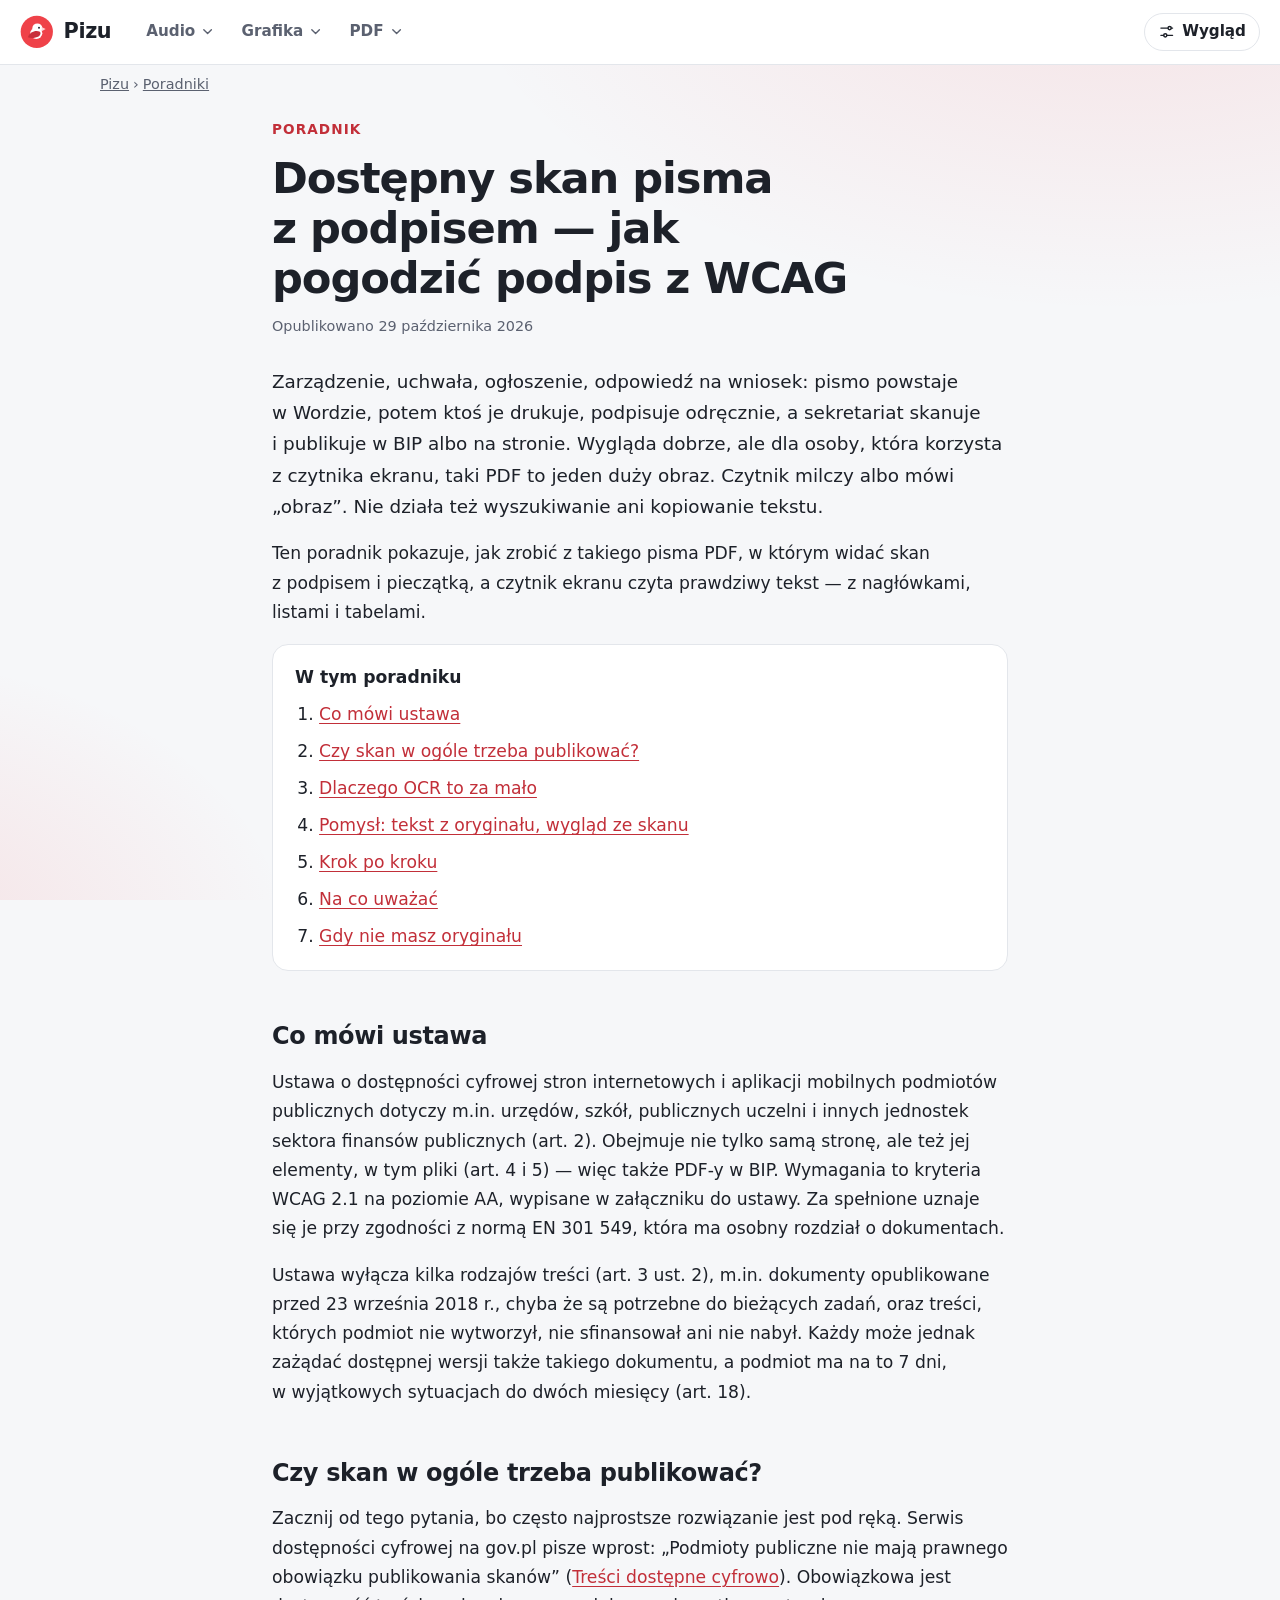
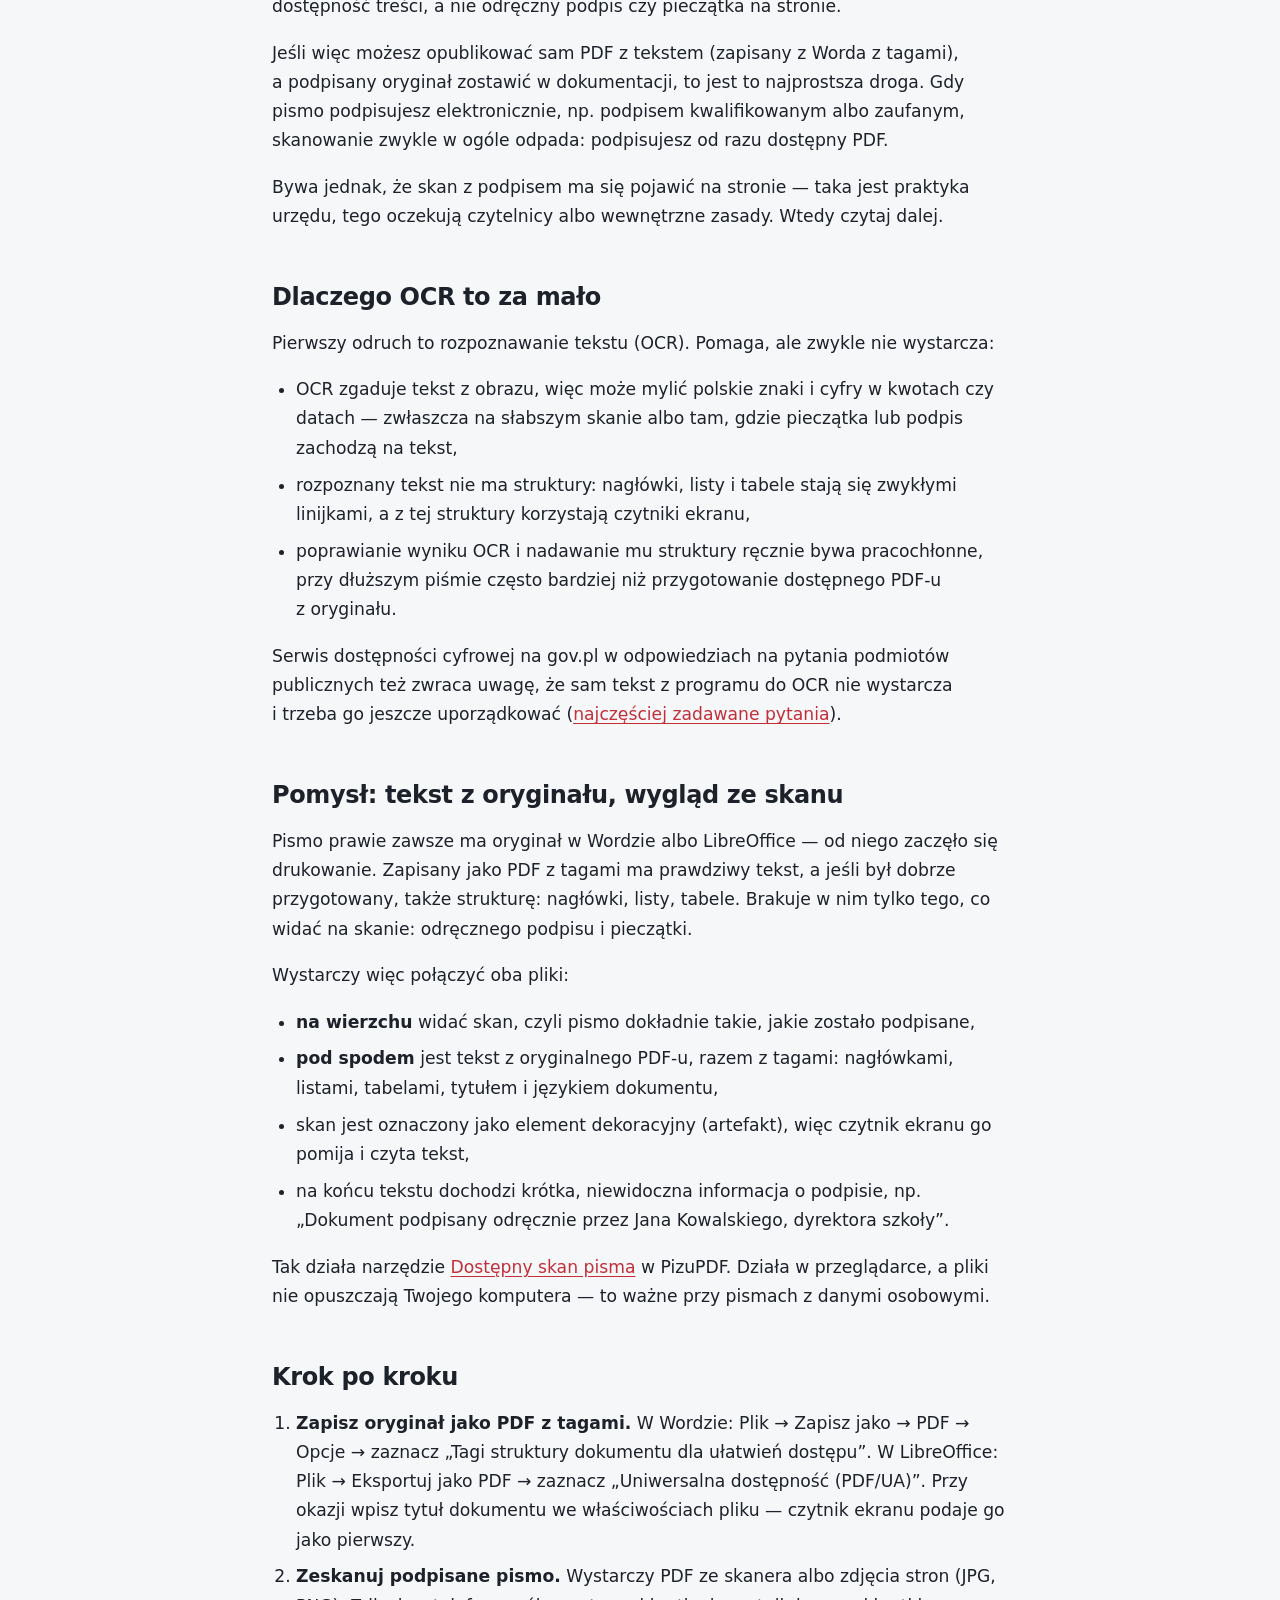
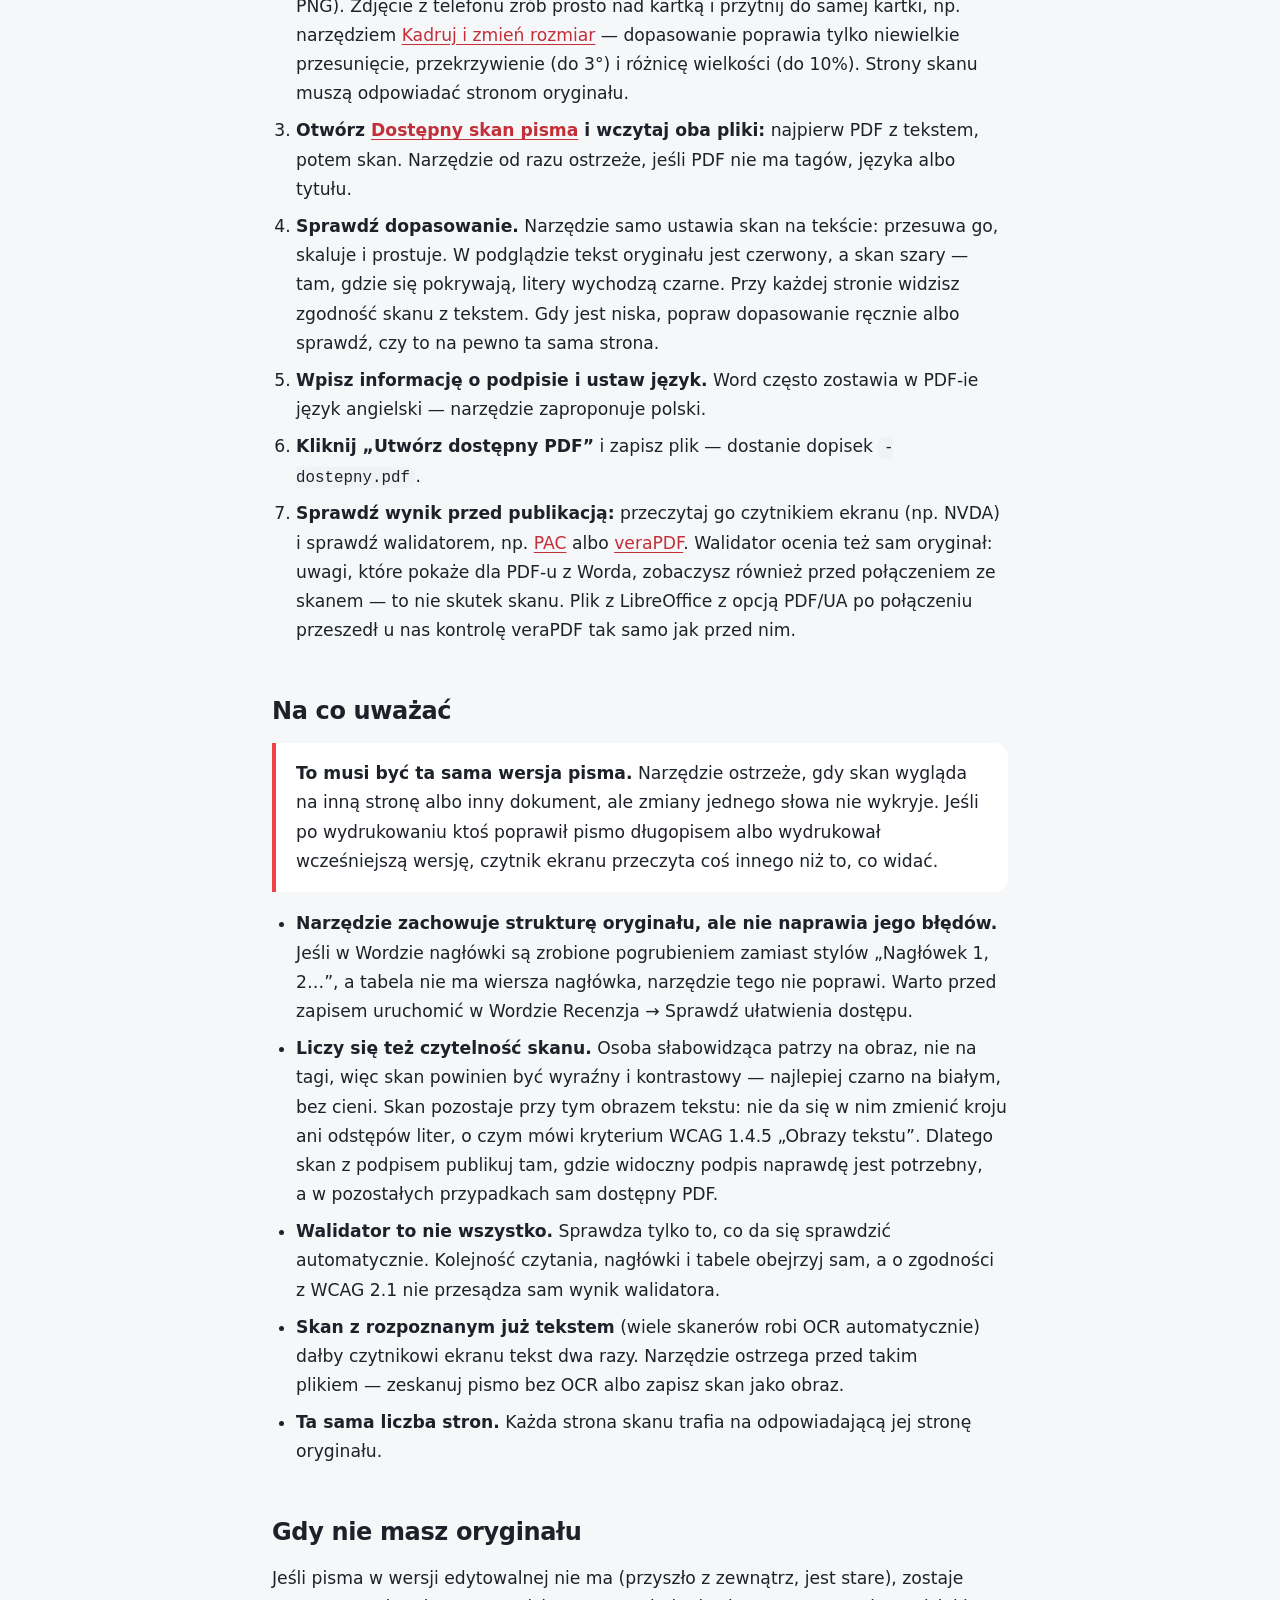
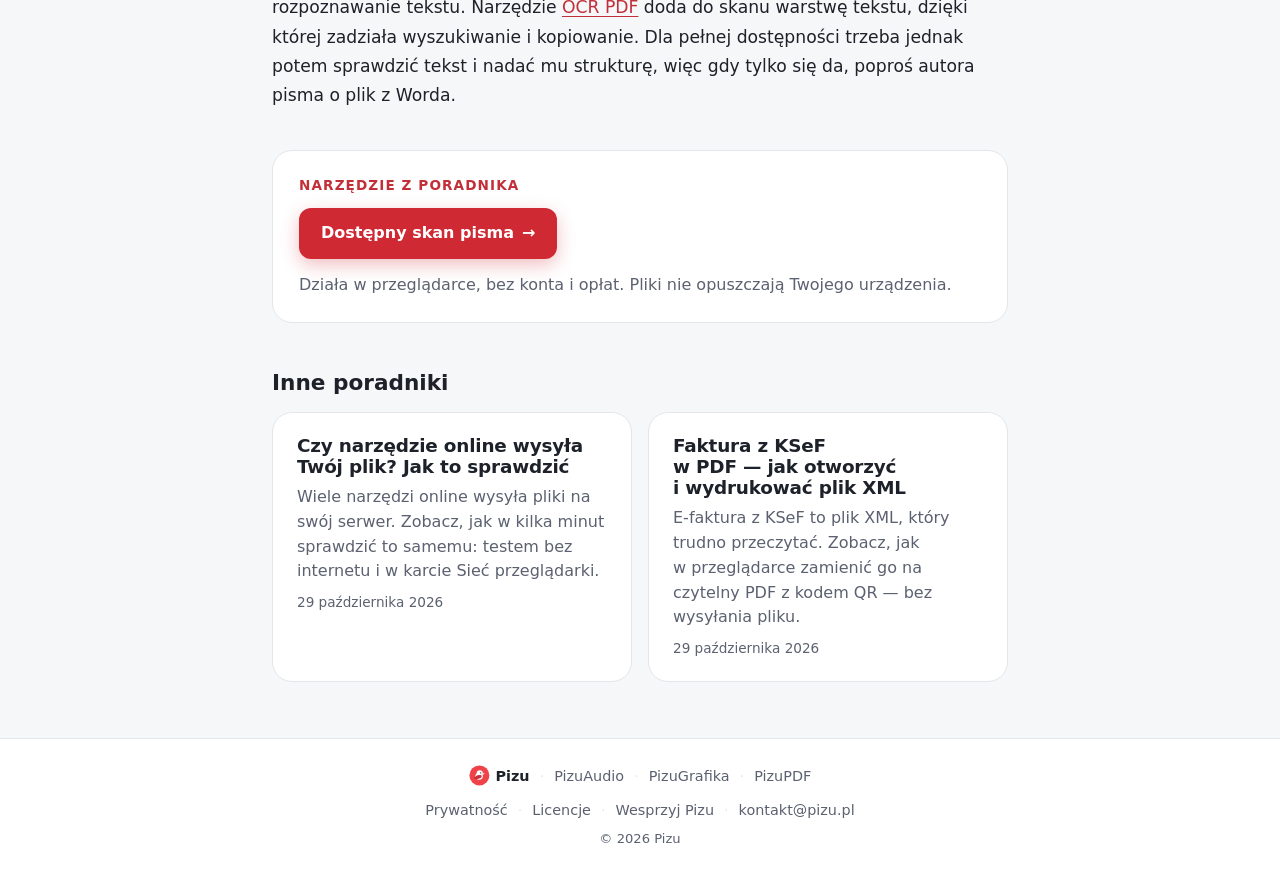
<file: poradniki/dostepny-skan-pisma-z-podpisem/index.html>
<!DOCTYPE html>
<html lang="pl">
<head>
  <meta charset="utf-8">
  <meta name="viewport" content="width=device-width, initial-scale=1">
  <meta
    http-equiv="Content-Security-Policy"
    content="default-src 'self'; script-src 'self'; connect-src 'self' https://o4512300568477696.ingest.de.sentry.io; style-src 'self'; img-src 'self' data:; base-uri 'none'; form-action 'none'"
  >
  <title>Dostępny skan pisma z podpisem — jak pogodzić podpis z WCAG | Pizu</title>
  <meta name="description" content="Skan podpisanego pisma to dla czytnika ekranu tylko obraz. Jak połączyć go z oryginałem z Worda, żeby pismo z podpisem przeczytała też osoba niewidoma.">
  <link rel="canonical" href="https://pizu.pl/poradniki/dostepny-skan-pisma-z-podpisem/">
  <meta name="theme-color" content="#f6f7f9" media="(prefers-color-scheme: light)">
  <meta name="theme-color" content="#121419" media="(prefers-color-scheme: dark)">
  <meta property="og:title" content="Dostępny skan pisma z podpisem — jak pogodzić podpis z WCAG | Pizu">
  <meta property="og:description" content="Skan podpisanego pisma to dla czytnika ekranu tylko obraz. Jak połączyć go z oryginałem z Worda, żeby pismo z podpisem przeczytała też osoba niewidoma.">
  <meta property="og:type" content="article">
  <meta property="og:url" content="https://pizu.pl/poradniki/dostepny-skan-pisma-z-podpisem/">
  <meta property="og:site_name" content="Pizu">
  <meta property="og:locale" content="pl_PL">
  <!-- grafika: scripts/og-image.html → node scripts/og-image.mjs -->
  <meta property="og:image" content="https://pizu.pl/og-image.png">
  <meta property="og:image:type" content="image/png">
  <meta property="og:image:width" content="1200">
  <meta property="og:image:height" content="630">
  <meta property="og:image:alt" content="Ptak Pizu i napis: Pizu — narzędzia, które nie wysyłają Twoich plików. Dźwięk, zdjęcia, PDF.">
  <meta name="twitter:card" content="summary_large_image">
  <link rel="icon" type="image/svg+xml" href="/favicon.svg">
  <script src="/error-report.js?v=366d8d184c"></script>
  <!-- motyw, kontrast, tekst i animacje z panelu „Wygląd” — przed pierwszym malowaniem -->
  <script src="/settings-init.js?v=dc174dd3ac"></script>
  <!-- wspólna belka i stopka wszystkich stron Pizu (źródło: shell/, kopiuje scripts/sync-shell.mjs) -->
  <link rel="stylesheet" href="/pizu-shell.css?v=c054189e08">
  <link rel="stylesheet" href="/start.css?v=85e045e8c1">
  <script src="/pizu-shell.js?v=b1a6492cc6" defer></script>
  <script src="/start.js?v=1de28d540a" defer></script>
  <script type="application/ld+json">{"@context":"https://schema.org","@graph":[{"@type":"Article","headline":"Dostępny skan pisma z podpisem — jak pogodzić podpis z WCAG","description":"Skan podpisanego pisma to dla czytnika ekranu tylko obraz. Jak połączyć go z oryginałem z Worda, żeby pismo z podpisem przeczytała też osoba niewidoma.","datePublished":"2026-10-29","dateModified":"2026-10-29","inLanguage":"pl","url":"https://pizu.pl/poradniki/dostepny-skan-pisma-z-podpisem/","mainEntityOfPage":"https://pizu.pl/poradniki/dostepny-skan-pisma-z-podpisem/","image":"https://pizu.pl/og-image.png","author":{"@type":"Organization","name":"Pizu","url":"https://pizu.pl/"},"publisher":{"@type":"Organization","name":"Pizu","url":"https://pizu.pl/"}},{"@type":"BreadcrumbList","itemListElement":[{"@type":"ListItem","position":1,"name":"Pizu","item":"https://pizu.pl/"},{"@type":"ListItem","position":2,"name":"Poradniki","item":"https://pizu.pl/poradniki/"},{"@type":"ListItem","position":3,"name":"Dostępny skan pisma z podpisem — jak pogodzić podpis z WCAG","item":"https://pizu.pl/poradniki/dostepny-skan-pisma-z-podpisem/"}]}]}</script>
</head>
<body>
  <a class="skip" href="#tresc">Przejdź do treści</a>

  <pizu-header settings>
    <!-- bez JavaScriptu zostają zwykłe linki; skrypt zamienia je na pełną belkę z menu -->
    <nav class="pz-bar" aria-label="Narzędzia Pizu">
      <a class="pz-logo" href="https://pizu.pl/"><span class="pz-logo-name">Pizu</span></a>
      <a href="https://pizu.pl/audio/">PizuAudio</a>
      <a href="https://pizu.pl/grafika/">PizuGrafika</a>
      <a href="https://pizu.pl/pdf/">PizuPDF</a>
    </nav>
  </pizu-header>

  <main id="tresc">
    <nav class="crumbs" aria-label="Jesteś tutaj">
      <ol><li><a href="/">Pizu</a></li><li><a href="/poradniki/">Poradniki</a></li></ol>
    </nav>
    <article class="guide">
      <header class="guide-head">
        <p class="eyebrow">Poradnik</p>
        <h1>Dostępny skan pisma z&nbsp;podpisem&nbsp;— jak pogodzić podpis z&nbsp;WCAG</h1>
        <p class="guide-date">Opublikowano <time datetime="2026-10-29">29 października 2026</time></p>
      </header>
      <div class="guide-body">
<p>Zarządzenie, uchwała, ogłoszenie, odpowiedź na wniosek: pismo powstaje w&nbsp;Wordzie, potem ktoś je drukuje, podpisuje odręcznie, a&nbsp;sekretariat skanuje i&nbsp;publikuje w&nbsp;BIP albo na stronie. Wygląda dobrze, ale dla osoby, która korzysta z&nbsp;czytnika ekranu, taki PDF to jeden duży obraz. Czytnik milczy albo mówi „obraz”. Nie działa też wyszukiwanie ani kopiowanie tekstu.</p>
<p>Ten poradnik pokazuje, jak zrobić z&nbsp;takiego pisma PDF, w&nbsp;którym widać skan z&nbsp;podpisem i&nbsp;pieczątką, a&nbsp;czytnik ekranu czyta prawdziwy tekst&nbsp;— z&nbsp;nagłówkami, listami i&nbsp;tabelami.</p>
<nav class="guide-toc" aria-label="Spis treści">
<p class="guide-toc-title">W tym poradniku</p>
<ol>
  <li><a href="#co-mowi-ustawa">Co mówi ustawa</a></li>
  <li><a href="#czy-skan-w-ogole-trzeba-publikowac">Czy skan w&nbsp;ogóle trzeba publikować?</a></li>
  <li><a href="#dlaczego-ocr-to-za-malo">Dlaczego OCR to za mało</a></li>
  <li><a href="#pomysl-tekst-z-oryginalu-wyglad-ze-skanu">Pomysł: tekst z&nbsp;oryginału, wygląd ze skanu</a></li>
  <li><a href="#krok-po-kroku">Krok po kroku</a></li>
  <li><a href="#na-co-uwazac">Na co uważać</a></li>
  <li><a href="#gdy-nie-masz-oryginalu">Gdy nie masz oryginału</a></li>
</ol>
</nav>
<h2 id="co-mowi-ustawa">Co mówi ustawa</h2>
<p>Ustawa o&nbsp;dostępności cyfrowej stron internetowych i&nbsp;aplikacji mobilnych podmiotów publicznych dotyczy m.in. urzędów, szkół, publicznych uczelni i&nbsp;innych jednostek sektora finansów publicznych (art. 2). Obejmuje nie tylko samą stronę, ale też jej elementy, w&nbsp;tym pliki (art. 4 i&nbsp;5)&nbsp;— więc także PDF-y w&nbsp;BIP. Wymagania to kryteria WCAG 2.1 na poziomie AA, wypisane w&nbsp;załączniku do ustawy. Za spełnione uznaje się je przy zgodności z&nbsp;normą EN 301 549, która ma osobny rozdział o&nbsp;dokumentach.</p>
<p>Ustawa wyłącza kilka rodzajów treści (art. 3 ust. 2), m.in. dokumenty opublikowane przed 23 września 2018 r., chyba że są potrzebne do bieżących zadań, oraz treści, których podmiot nie wytworzył, nie sfinansował ani nie nabył. Każdy może jednak zażądać dostępnej wersji także takiego dokumentu, a&nbsp;podmiot ma na to 7 dni, w&nbsp;wyjątkowych sytuacjach do dwóch miesięcy (art. 18).</p>
<h2 id="czy-skan-w-ogole-trzeba-publikowac">Czy skan w&nbsp;ogóle trzeba publikować?</h2>
<p>Zacznij od tego pytania, bo często najprostsze rozwiązanie jest pod ręką. Serwis dostępności cyfrowej na gov.pl pisze wprost: „Podmioty publiczne nie mają prawnego obowiązku publikowania skanów” (<a href="https://www.gov.pl/web/dostepnosc-cyfrowa/tresci-dostepne-cyfrowo">Treści dostępne cyfrowo</a>). Obowiązkowa jest dostępność treści, a&nbsp;nie odręczny podpis czy pieczątka na stronie.</p>
<p>Jeśli więc możesz opublikować sam PDF z&nbsp;tekstem (zapisany z&nbsp;Worda z&nbsp;tagami), a&nbsp;podpisany oryginał zostawić w&nbsp;dokumentacji, to jest to najprostsza droga. Gdy pismo podpisujesz elektronicznie, np. podpisem kwalifikowanym albo zaufanym, skanowanie zwykle w&nbsp;ogóle odpada: podpisujesz od razu dostępny PDF.</p>
<p>Bywa jednak, że skan z&nbsp;podpisem ma się pojawić na stronie&nbsp;— taka jest praktyka urzędu, tego oczekują czytelnicy albo wewnętrzne zasady. Wtedy czytaj dalej.</p>
<h2 id="dlaczego-ocr-to-za-malo">Dlaczego OCR to za mało</h2>
<p>Pierwszy odruch to rozpoznawanie tekstu (OCR). Pomaga, ale zwykle nie wystarcza:</p>
<ul>
  <li>OCR zgaduje tekst z&nbsp;obrazu, więc może mylić polskie znaki i&nbsp;cyfry w&nbsp;kwotach czy datach&nbsp;— zwłaszcza na słabszym skanie albo tam, gdzie pieczątka lub podpis zachodzą na tekst,</li>
  <li>rozpoznany tekst nie ma struktury: nagłówki, listy i&nbsp;tabele stają się zwykłymi linijkami, a&nbsp;z&nbsp;tej struktury korzystają czytniki ekranu,</li>
  <li>poprawianie wyniku OCR i&nbsp;nadawanie mu struktury ręcznie bywa pracochłonne, przy dłuższym piśmie często bardziej niż przygotowanie dostępnego PDF-u z&nbsp;oryginału.</li>
</ul>
<p>Serwis dostępności cyfrowej na gov.pl w&nbsp;odpowiedziach na pytania podmiotów publicznych też zwraca uwagę, że sam tekst z&nbsp;programu do OCR nie wystarcza i&nbsp;trzeba go jeszcze uporządkować (<a href="https://www.gov.pl/web/dostepnosc-cyfrowa/podmioty-publiczne">najczęściej zadawane pytania</a>).</p>
<h2 id="pomysl-tekst-z-oryginalu-wyglad-ze-skanu">Pomysł: tekst z&nbsp;oryginału, wygląd ze skanu</h2>
<p>Pismo prawie zawsze ma oryginał w&nbsp;Wordzie albo LibreOffice&nbsp;— od niego zaczęło się drukowanie. Zapisany jako PDF z&nbsp;tagami ma prawdziwy tekst, a&nbsp;jeśli był dobrze przygotowany, także strukturę: nagłówki, listy, tabele. Brakuje w&nbsp;nim tylko tego, co widać na skanie: odręcznego podpisu i&nbsp;pieczątki.</p>
<p>Wystarczy więc połączyć oba pliki:</p>
<ul>
  <li><strong>na wierzchu</strong> widać skan, czyli pismo dokładnie takie, jakie zostało podpisane,</li>
  <li><strong>pod spodem</strong> jest tekst z&nbsp;oryginalnego PDF-u, razem z&nbsp;tagami: nagłówkami, listami, tabelami, tytułem i&nbsp;językiem dokumentu,</li>
  <li>skan jest oznaczony jako element dekoracyjny (artefakt), więc czytnik ekranu go pomija i&nbsp;czyta tekst,</li>
  <li>na końcu tekstu dochodzi krótka, niewidoczna informacja o&nbsp;podpisie, np. „Dokument podpisany odręcznie przez Jana Kowalskiego, dyrektora szkoły”.</li>
</ul>
<p>Tak działa narzędzie <a href="https://pizu.pl/pdf/dostepny-skan-pisma/">Dostępny skan pisma</a> w&nbsp;PizuPDF. Działa w&nbsp;przeglądarce, a&nbsp;pliki nie opuszczają Twojego komputera&nbsp;— to ważne przy pismach z&nbsp;danymi osobowymi.</p>
<h2 id="krok-po-kroku">Krok po kroku</h2>
<ol>
  <li><strong>Zapisz oryginał jako PDF z&nbsp;tagami.</strong> W&nbsp;Wordzie: Plik → Zapisz jako → PDF → Opcje → zaznacz „Tagi struktury dokumentu dla ułatwień dostępu”. W&nbsp;LibreOffice: Plik → Eksportuj jako PDF → zaznacz „Uniwersalna dostępność (PDF/UA)”. Przy okazji wpisz tytuł dokumentu we właściwościach pliku&nbsp;— czytnik ekranu podaje go jako pierwszy.</li>
  <li><strong>Zeskanuj podpisane pismo.</strong> Wystarczy PDF ze skanera albo zdjęcia stron (JPG, PNG). Zdjęcie z&nbsp;telefonu zrób prosto nad kartką i&nbsp;przytnij do samej kartki, np. narzędziem <a href="https://pizu.pl/grafika/kadruj-zdjecie/">Kadruj i&nbsp;zmień rozmiar</a>&nbsp;— dopasowanie poprawia tylko niewielkie przesunięcie, przekrzywienie (do 3°) i&nbsp;różnicę wielkości (do 10%). Strony skanu muszą odpowiadać stronom oryginału.</li>
  <li><strong>Otwórz <a href="https://pizu.pl/pdf/dostepny-skan-pisma/">Dostępny skan pisma</a> i&nbsp;wczytaj oba pliki:</strong> najpierw PDF z&nbsp;tekstem, potem skan. Narzędzie od razu ostrzeże, jeśli PDF nie ma tagów, języka albo tytułu.</li>
  <li><strong>Sprawdź dopasowanie.</strong> Narzędzie samo ustawia skan na tekście: przesuwa go, skaluje i&nbsp;prostuje. W&nbsp;podglądzie tekst oryginału jest czerwony, a&nbsp;skan szary&nbsp;— tam, gdzie się pokrywają, litery wychodzą czarne. Przy każdej stronie widzisz zgodność skanu z&nbsp;tekstem. Gdy jest niska, popraw dopasowanie ręcznie albo sprawdź, czy to na pewno ta sama strona.</li>
  <li><strong>Wpisz informację o&nbsp;podpisie i&nbsp;ustaw język.</strong> Word często zostawia w&nbsp;PDF-ie język angielski&nbsp;— narzędzie zaproponuje polski.</li>
  <li><strong>Kliknij „Utwórz dostępny PDF”</strong> i&nbsp;zapisz plik&nbsp;— dostanie dopisek <code>-dostepny.pdf</code>.</li>
  <li><strong>Sprawdź wynik przed publikacją:</strong> przeczytaj go czytnikiem ekranu (np. NVDA) i&nbsp;sprawdź walidatorem, np. <a href="https://pac.pdf-accessibility.org/">PAC</a> albo <a href="https://verapdf.org/">veraPDF</a>. Walidator ocenia też sam oryginał: uwagi, które pokaże dla PDF-u z&nbsp;Worda, zobaczysz również przed połączeniem ze skanem&nbsp;— to nie skutek skanu. Plik z&nbsp;LibreOffice z&nbsp;opcją PDF/UA po połączeniu przeszedł u&nbsp;nas kontrolę veraPDF tak samo jak przed nim.</li>
</ol>
<h2 id="na-co-uwazac">Na co uważać</h2>
<div class="note"><p><strong>To musi być ta sama wersja pisma.</strong> Narzędzie ostrzeże, gdy skan wygląda na inną stronę albo inny dokument, ale zmiany jednego słowa nie wykryje. Jeśli po wydrukowaniu ktoś poprawił pismo długopisem albo wydrukował wcześniejszą wersję, czytnik ekranu przeczyta coś innego niż to, co widać.</p></div>
<ul>
  <li><strong>Narzędzie zachowuje strukturę oryginału, ale nie naprawia jego błędów.</strong> Jeśli w&nbsp;Wordzie nagłówki są zrobione pogrubieniem zamiast stylów „Nagłówek 1, 2…”, a&nbsp;tabela nie ma wiersza nagłówka, narzędzie tego nie poprawi. Warto przed zapisem uruchomić w&nbsp;Wordzie Recenzja → Sprawdź ułatwienia dostępu.</li>
  <li><strong>Liczy się też czytelność skanu.</strong> Osoba słabowidząca patrzy na obraz, nie na tagi, więc skan powinien być wyraźny i&nbsp;kontrastowy&nbsp;— najlepiej czarno na białym, bez cieni. Skan pozostaje przy tym obrazem tekstu: nie da się w&nbsp;nim zmienić kroju ani odstępów liter, o&nbsp;czym mówi kryterium WCAG 1.4.5 „Obrazy tekstu”. Dlatego skan z&nbsp;podpisem publikuj tam, gdzie widoczny podpis naprawdę jest potrzebny, a&nbsp;w&nbsp;pozostałych przypadkach sam dostępny PDF.</li>
  <li><strong>Walidator to nie wszystko.</strong> Sprawdza tylko to, co da się sprawdzić automatycznie. Kolejność czytania, nagłówki i&nbsp;tabele obejrzyj sam, a&nbsp;o&nbsp;zgodności z&nbsp;WCAG 2.1 nie przesądza sam wynik walidatora.</li>
  <li><strong>Skan z&nbsp;rozpoznanym już tekstem</strong> (wiele skanerów robi OCR automatycznie) dałby czytnikowi ekranu tekst dwa razy. Narzędzie ostrzega przed takim plikiem&nbsp;— zeskanuj pismo bez OCR albo zapisz skan jako obraz.</li>
  <li><strong>Ta sama liczba stron.</strong> Każda strona skanu trafia na odpowiadającą jej stronę oryginału.</li>
</ul>
<h2 id="gdy-nie-masz-oryginalu">Gdy nie masz oryginału</h2>
<p>Jeśli pisma w&nbsp;wersji edytowalnej nie ma (przyszło z&nbsp;zewnątrz, jest stare), zostaje rozpoznawanie tekstu. Narzędzie <a href="https://pizu.pl/pdf/ocr-pdf/">OCR PDF</a> doda do skanu warstwę tekstu, dzięki której zadziała wyszukiwanie i&nbsp;kopiowanie. Dla pełnej dostępności trzeba jednak potem sprawdzić tekst i&nbsp;nadać mu strukturę, więc gdy tylko się da, poproś autora pisma o&nbsp;plik z&nbsp;Worda.</p>
      </div>
      <aside class="guide-tool" aria-label="Narzędzie z poradnika">
        <p class="guide-tool-label">Narzędzie z poradnika</p>
        <p><a class="button" href="https://pizu.pl/pdf/dostepny-skan-pisma/">Dostępny skan pisma <span aria-hidden="true">→</span></a></p>
        <p>Działa w przeglądarce, bez konta i&nbsp;opłat. Pliki nie opuszczają Twojego urządzenia.</p>
      </aside>
    </article>
    <section class="guide-more" aria-labelledby="inne-poradniki">
      <h2 id="inne-poradniki">Inne poradniki</h2>
<ul class="guide-list" role="list">
  <li>
    <h3><a href="/poradniki/czy-narzedzie-online-wysyla-plik/">Czy narzędzie online wysyła Twój plik? Jak to sprawdzić</a></h3>
    <p>Wiele narzędzi online wysyła pliki na swój serwer. Zobacz, jak w&nbsp;kilka minut sprawdzić to samemu: testem bez internetu i&nbsp;w&nbsp;karcie Sieć przeglądarki.</p>
    <p class="guide-date"><time datetime="2026-10-29">29 października 2026</time></p>
  </li>
  <li>
    <h3><a href="/poradniki/faktura-z-ksef-w-pdf/">Faktura z&nbsp;KSeF w&nbsp;PDF&nbsp;— jak otworzyć i&nbsp;wydrukować plik XML</a></h3>
    <p>E-faktura z&nbsp;KSeF to plik XML, który trudno przeczytać. Zobacz, jak w&nbsp;przeglądarce zamienić go na czytelny PDF z&nbsp;kodem QR&nbsp;— bez wysyłania pliku.</p>
    <p class="guide-date"><time datetime="2026-10-29">29 października 2026</time></p>
  </li>
</ul>
    </section>
  </main>

  <pizu-footer>
    <p class="pz-foot">© 2026 Pizu · <a href="https://pizu.pl/audio/">PizuAudio</a> · <a href="https://pizu.pl/grafika/">PizuGrafika</a> · <a href="https://pizu.pl/pdf/">PizuPDF</a> · <a href="mailto:kontakt@pizu.pl">kontakt@pizu.pl</a></p>
  </pizu-footer>

  <!-- Okno „O Pizu” — jak „O aplikacji” w narzędziach. Prywatność streszcza zakładki „Prywatność” narzędzi:
       przy zmianach w narzędziach (co pobierają, co zapisują w przeglądarce) zaktualizuj też tutaj. -->
  <dialog class="about" aria-labelledby="about-title">
    <div class="settings-body">
      <div class="settings-head">
        <h2 id="about-title">O Pizu</h2>
        <button class="icon-button" type="button" data-dialog-close aria-label="Zamknij">
          <svg viewBox="0 0 24 24" aria-hidden="true"><path d="M6 6l12 12M18 6L6 18" /></svg>
        </button>
      </div>

      <div class="tabs" role="tablist" aria-label="Informacje o Pizu">
        <button type="button" role="tab" id="tab-privacy" aria-controls="panel-privacy" aria-selected="true" data-tab="privacy">Prywatność</button>
        <button type="button" role="tab" id="tab-licenses" aria-controls="panel-licenses" aria-selected="false" tabindex="-1" data-tab="licenses">Licencje</button>
        <button type="button" role="tab" id="tab-contact" aria-controls="panel-contact" aria-selected="false" tabindex="-1" data-tab="contact">Kontakt</button>
      </div>

      <div class="tab-panel" role="tabpanel" id="panel-privacy" aria-labelledby="tab-privacy" tabindex="0">
        <p class="about-lead">Twoje pliki są przetwarzane lokalnie w&nbsp;przeglądarce, bez przesyłania ich na serwer. Szczegóły:</p>
        <dl class="privacy-list">
          <div>
            <dt>Twoje pliki</dt>
            <dd>PizuAudio, PizuGrafika i&nbsp;PizuPDF obrabiają pliki w&nbsp;Twojej przeglądarce, na Twoim urządzeniu. Ani pliki, ani wyniki nie są przesyłane na nasz serwer ani do innych firm.</dd>
          </div>
          <div>
            <dt>Co pobiera przeglądarka</dt>
            <dd>Przy otwarciu narzędzia — jego stronę z&nbsp;serwera Pizu, a&nbsp;przy niektórych funkcjach dodatkowe moduły z&nbsp;tego samego serwera (np. obsługę zdjęć HEIC i&nbsp;rozpoznawanie tekstu w&nbsp;PDF). Wyjątek: model AI do oddzielania wokalu w&nbsp;PizuAudio (ok. 172&nbsp;MB) przy pierwszym użyciu pobierany jest z&nbsp;serwisu Hugging Face, który widzi wtedy Twój adres IP — ale nie Twoje nagrania.</dd>
          </div>
          <div>
            <dt>Czy potrzebny jest internet</dt>
            <dd>Tak — do otwarcia narzędzia i&nbsp;pobrania potrzebnych modułów. Sama obróbka plików odbywa się już na Twoim urządzeniu.</dd>
          </div>
          <div>
            <dt>Co zostaje w&nbsp;przeglądarce</dt>
            <dd>Ustawienia wyglądu wspólne dla strony głównej i narzędzi na pizu.pl, zapisywane w przeglądarce bez ciasteczek. PizuPDF pamięta też kopie ostatnio otwieranych plików, żeby łatwo do nich wrócić — każdą usuniesz ikoną kosza. PizuAudio przechowuje pobrany model AI, żeby nie ściągać go ponownie. Do zamknięcia karty narzędzie pamięta też, że wzmianka o&nbsp;wsparciu już się pokazała. Wszystko usuniesz, czyszcząc dane witryny w&nbsp;ustawieniach przeglądarki.</dd>
          </div>
          <div>
            <dt>Bez śledzenia</dt>
            <dd>Bez plików cookie, reklam, narzędzi analitycznych i&nbsp;zakładania konta. Serwer, jak każdy, zapisuje standardowe logi dostępu (m.in. adresy IP) w&nbsp;celach bezpieczeństwa i&nbsp;diagnostyki. Strona pizu.pl oraz narzędzia PizuPDF, PizuAudio i&nbsp;PizuGrafika wysyłają do usługi Sentry (dane w&nbsp;Unii Europejskiej) techniczny raport tylko wtedy, gdy wystąpi błąd — bez Twoich plików, ich nazw i&nbsp;adresu IP.</dd>
          </div>
          <div>
            <dt>Wsparcie przez Suppi</dt>
            <dd>Link „Wesprzyj Pizu” prowadzi do serwisu Suppi (Patronite). Strony Pizu łączą się z&nbsp;nim dopiero, gdy go klikniesz. Wpłatę obsługuje Suppi — strony Pizu nie mają dostępu do danych płatności.</dd>
          </div>
        </dl>
        <p class="privacy-more">Szczegóły każdego narzędzia znajdziesz w&nbsp;jego oknie „O&nbsp;aplikacji”, w&nbsp;zakładce „Prywatność”.</p>
      </div>

      <div class="tab-panel" role="tabpanel" id="panel-licenses" aria-labelledby="tab-licenses" tabindex="0" hidden>
        <p>Strona pizu.pl to własny kod (HTML, CSS i&nbsp;JavaScript) — bez bibliotek, czcionek ani skryptów z&nbsp;innych serwerów. Każde narzędzie ma własną listę licencji w&nbsp;oknie „O&nbsp;aplikacji”, w&nbsp;zakładce „Licencje”.</p>
        <details class="license">
          <summary>Ikona kubka (sekcja „Wesprzyj Pizu”) — Lucide, licencja ISC</summary>
          <p>Copyright (c) for portions of Lucide are held by Cole Bemis 2013-2022 as part of Feather (MIT). All other copyright (c) for Lucide are held by Lucide Contributors 2022.</p>
          <p>Permission to use, copy, modify, and/or distribute this software for any purpose with or without fee is hereby granted, provided that the above copyright notice and this permission notice appear in all copies.</p>
          <p>THE SOFTWARE IS PROVIDED "AS IS" AND THE AUTHOR DISCLAIMS ALL WARRANTIES WITH REGARD TO THIS SOFTWARE INCLUDING ALL IMPLIED WARRANTIES OF MERCHANTABILITY AND FITNESS. IN NO EVENT SHALL THE AUTHOR BE LIABLE FOR ANY SPECIAL, DIRECT, INDIRECT, OR CONSEQUENTIAL DAMAGES OR ANY DAMAGES WHATSOEVER RESULTING FROM LOSS OF USE, DATA OR PROFITS, WHETHER IN AN ACTION OF CONTRACT, NEGLIGENCE OR OTHER TORTIOUS ACTION, ARISING OUT OF OR IN CONNECTION WITH THE USE OR PERFORMANCE OF THIS SOFTWARE.</p>
        </details>
      </div>

      <div class="tab-panel" role="tabpanel" id="panel-contact" aria-labelledby="tab-contact" tabindex="0" hidden>
        <p>Pytania, uwagi i&nbsp;zgłoszenia błędów: <a href="mailto:kontakt@pizu.pl">kontakt@pizu.pl</a>. Przy błędzie podaj nazwę narzędzia i&nbsp;numer wersji — jest w&nbsp;stopce każdego narzędzia.</p>
        <p>Narzędzia Pizu są darmowe i&nbsp;bez reklam. Jeśli Ci pomogły, możesz <a href="https://suppi.pl/pizu" target="_blank" rel="noopener">postawić kawę na Suppi<span class="visually-hidden"> (otwiera się w nowej karcie)</span></a>.</p>
      </div>
    </div>
  </dialog>

  <!-- Panel „Wygląd i dostępność” — te same opcje i opisy co w narzędziach Pizu.
       Zmiany działają od razu i są zapisywane w tej przeglądarce (start.js). -->
  <dialog class="settings" aria-labelledby="settings-title">
    <div class="settings-body">
      <div class="settings-head">
        <h2 id="settings-title">Wygląd i dostępność</h2>
        <button class="icon-button" type="button" data-settings-close aria-label="Zamknij ustawienia">
          <svg viewBox="0 0 24 24" aria-hidden="true"><path d="M6 6l12 12M18 6L6 18" /></svg>
        </button>
      </div>

      <fieldset class="setting">
        <legend>Motyw</legend>
        <div class="choices">
          <label><input type="radio" name="theme" value="light"><span><svg viewBox="0 0 24 24" aria-hidden="true"><circle cx="12" cy="12" r="4" /><path d="M12 2.5v2M12 19.5v2M2.5 12h2M19.5 12h2M5.3 5.3l1.4 1.4M17.3 17.3l1.4 1.4M5.3 18.7l1.4-1.4M17.3 6.7l1.4-1.4" /></svg>Jasny</span></label>
          <label><input type="radio" name="theme" value="dark"><span><svg viewBox="0 0 24 24" aria-hidden="true"><path d="M20 14.5A8 8 0 0 1 9.5 4a8 8 0 1 0 10.5 10.5z" /></svg>Ciemny</span></label>
          <label><input type="radio" name="theme" value="auto"><span><svg viewBox="0 0 24 24" aria-hidden="true"><rect x="3" y="4" width="18" height="12.5" rx="2" /><path d="M9 20.5h6M12 16.5v4" /></svg>Automatyczny</span></label>
        </div>
      </fieldset>

      <fieldset class="setting" aria-describedby="setting-contrast-hint">
        <legend>Kontrast</legend>
        <p class="setting-hint" id="setting-contrast-hint">Wysoki kontrast przyciemnia teksty i&nbsp;obramowania oraz wzmacnia kolory przycisków.</p>
        <div class="choices">
          <label><input type="radio" name="contrast" value="normal"><span>Standardowy</span></label>
          <label><input type="radio" name="contrast" value="high"><span>Wysoki</span></label>
        </div>
      </fieldset>

      <fieldset class="setting" aria-describedby="setting-text-hint">
        <legend>Wielkość tekstu</legend>
        <p class="setting-hint" id="setting-text-hint">Powiększa tekst i&nbsp;przyciski na całej stronie.</p>
        <div class="choices">
          <label><input type="radio" name="textScale" value="100"><span>100%</span></label>
          <label><input type="radio" name="textScale" value="115"><span>115%</span></label>
          <label><input type="radio" name="textScale" value="130"><span>130%</span></label>
          <label><input type="radio" name="textScale" value="150"><span>150%</span></label>
        </div>
      </fieldset>

      <fieldset class="setting" aria-describedby="setting-motion-hint">
        <legend>Animacje</legend>
        <p class="setting-hint" id="setting-motion-hint">Ograniczone wyłączają przejścia i&nbsp;ruchome efekty, także ptaka, który mruga i&nbsp;wodzi okiem.</p>
        <div class="choices">
          <label><input type="radio" name="motion" value="system"><span>Jak w&nbsp;systemie</span></label>
          <label><input type="radio" name="motion" value="reduced"><span>Ograniczone</span></label>
          <label><input type="radio" name="motion" value="full"><span>Pełne</span></label>
        </div>
      </fieldset>

      <p class="settings-note">Ustawienia są zapamiętywane tylko w&nbsp;tej przeglądarce. Klawiszem Tab przechodzisz między elementami strony, a&nbsp;strzałkami wybierasz opcje w&nbsp;grupie.</p>

      <div class="settings-foot">
        <button class="text-button" type="button" data-settings-reset>
          <svg viewBox="0 0 24 24" aria-hidden="true"><path d="M4 12a8 8 0 1 0 2.4-5.7M4 4v4.5h4.5" /></svg>
          Przywróć domyślne
        </button>
        <button class="button button-small" type="button" data-settings-close>Gotowe</button>
      </div>
    </div>
  </dialog>
</body>
</html>
</file>
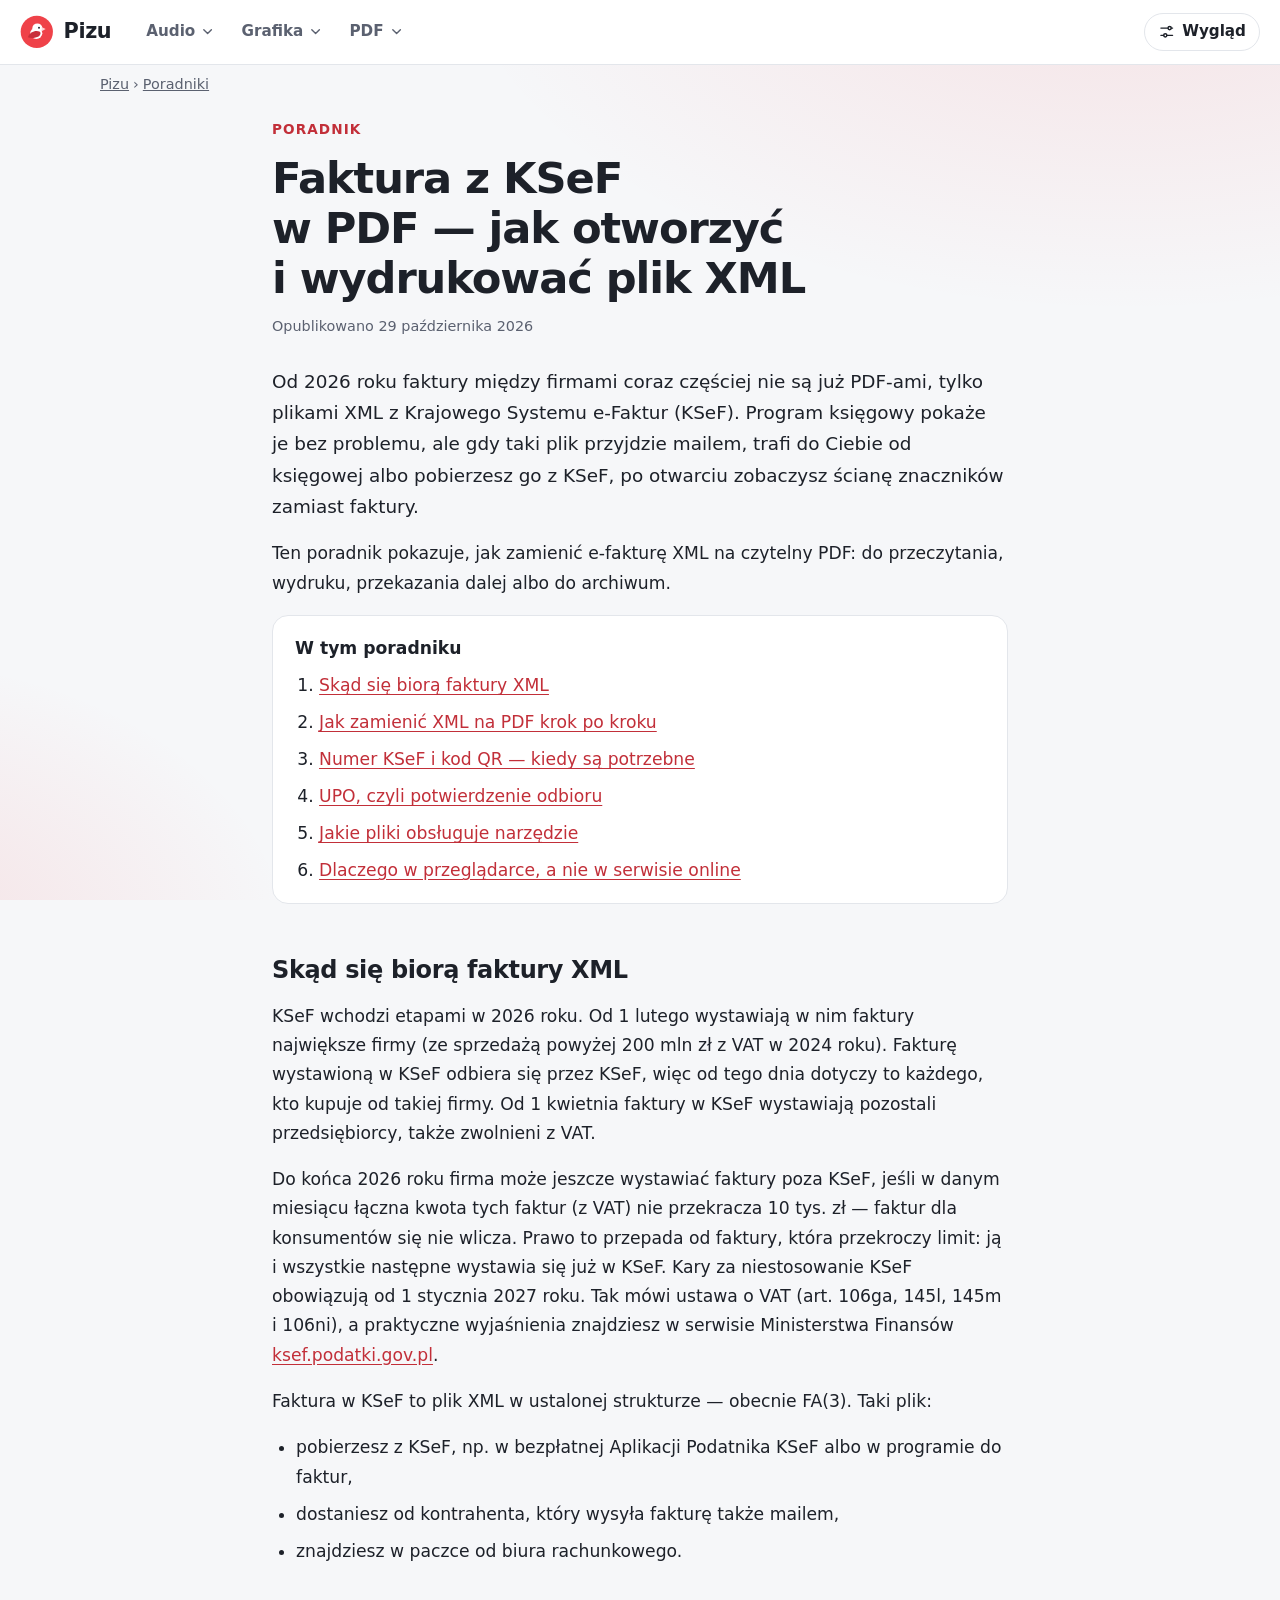
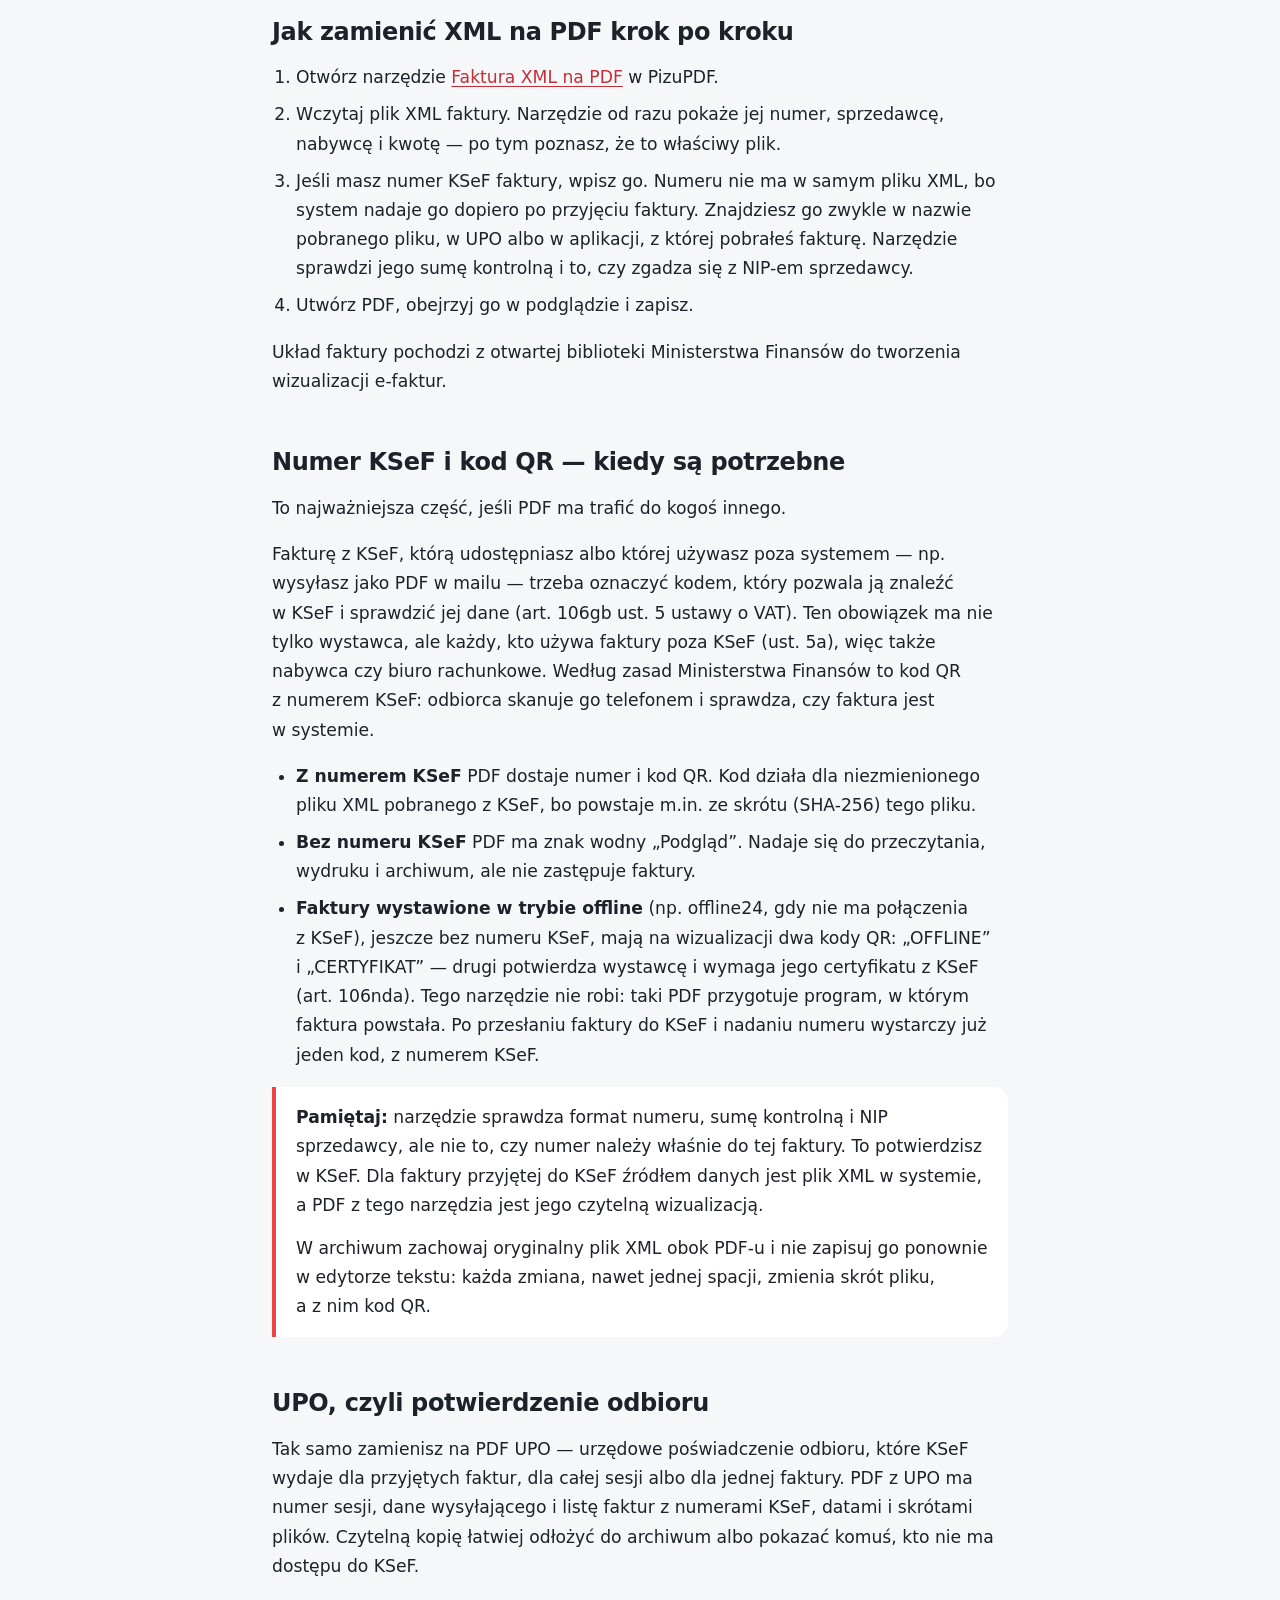
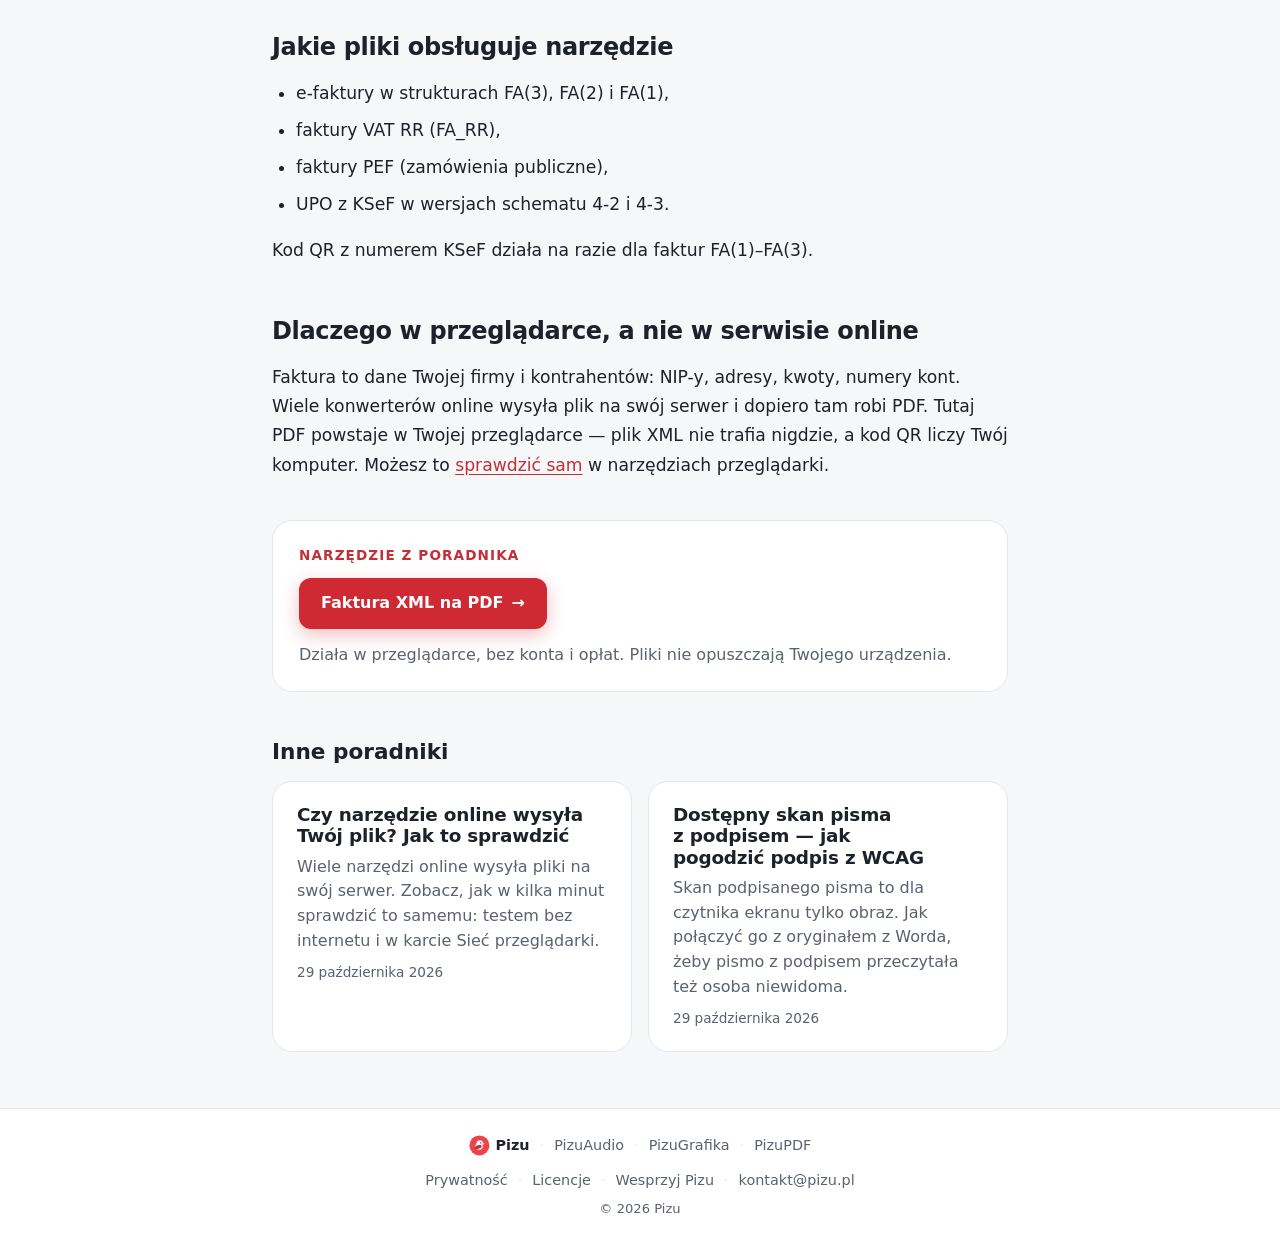
<file: poradniki/faktura-z-ksef-w-pdf/index.html>
<!DOCTYPE html>
<html lang="pl">
<head>
  <meta charset="utf-8">
  <meta name="viewport" content="width=device-width, initial-scale=1">
  <meta
    http-equiv="Content-Security-Policy"
    content="default-src 'self'; script-src 'self'; connect-src 'self' https://o4512300568477696.ingest.de.sentry.io; style-src 'self'; img-src 'self' data:; base-uri 'none'; form-action 'none'"
  >
  <title>Faktura z KSeF w PDF — jak otworzyć i wydrukować plik XML | Pizu</title>
  <meta name="description" content="E-faktura z KSeF to plik XML, który trudno przeczytać. Zobacz, jak w przeglądarce zamienić go na czytelny PDF z kodem QR — bez wysyłania pliku.">
  <link rel="canonical" href="https://pizu.pl/poradniki/faktura-z-ksef-w-pdf/">
  <meta name="theme-color" content="#f6f7f9" media="(prefers-color-scheme: light)">
  <meta name="theme-color" content="#121419" media="(prefers-color-scheme: dark)">
  <meta property="og:title" content="Faktura z KSeF w PDF — jak otworzyć i wydrukować plik XML | Pizu">
  <meta property="og:description" content="E-faktura z KSeF to plik XML, który trudno przeczytać. Zobacz, jak w przeglądarce zamienić go na czytelny PDF z kodem QR — bez wysyłania pliku.">
  <meta property="og:type" content="article">
  <meta property="og:url" content="https://pizu.pl/poradniki/faktura-z-ksef-w-pdf/">
  <meta property="og:site_name" content="Pizu">
  <meta property="og:locale" content="pl_PL">
  <!-- grafika: scripts/og-image.html → node scripts/og-image.mjs -->
  <meta property="og:image" content="https://pizu.pl/og-image.png">
  <meta property="og:image:type" content="image/png">
  <meta property="og:image:width" content="1200">
  <meta property="og:image:height" content="630">
  <meta property="og:image:alt" content="Ptak Pizu i napis: Pizu — narzędzia, które nie wysyłają Twoich plików. Dźwięk, zdjęcia, PDF.">
  <meta name="twitter:card" content="summary_large_image">
  <link rel="icon" type="image/svg+xml" href="/favicon.svg">
  <script src="/error-report.js?v=366d8d184c"></script>
  <!-- motyw, kontrast, tekst i animacje z panelu „Wygląd” — przed pierwszym malowaniem -->
  <script src="/settings-init.js?v=dc174dd3ac"></script>
  <!-- wspólna belka i stopka wszystkich stron Pizu (źródło: shell/, kopiuje scripts/sync-shell.mjs) -->
  <link rel="stylesheet" href="/pizu-shell.css?v=c054189e08">
  <link rel="stylesheet" href="/start.css?v=85e045e8c1">
  <script src="/pizu-shell.js?v=b1a6492cc6" defer></script>
  <script src="/start.js?v=1de28d540a" defer></script>
  <script type="application/ld+json">{"@context":"https://schema.org","@graph":[{"@type":"Article","headline":"Faktura z KSeF w PDF — jak otworzyć i wydrukować plik XML","description":"E-faktura z KSeF to plik XML, który trudno przeczytać. Zobacz, jak w przeglądarce zamienić go na czytelny PDF z kodem QR — bez wysyłania pliku.","datePublished":"2026-10-29","dateModified":"2026-10-29","inLanguage":"pl","url":"https://pizu.pl/poradniki/faktura-z-ksef-w-pdf/","mainEntityOfPage":"https://pizu.pl/poradniki/faktura-z-ksef-w-pdf/","image":"https://pizu.pl/og-image.png","author":{"@type":"Organization","name":"Pizu","url":"https://pizu.pl/"},"publisher":{"@type":"Organization","name":"Pizu","url":"https://pizu.pl/"}},{"@type":"BreadcrumbList","itemListElement":[{"@type":"ListItem","position":1,"name":"Pizu","item":"https://pizu.pl/"},{"@type":"ListItem","position":2,"name":"Poradniki","item":"https://pizu.pl/poradniki/"},{"@type":"ListItem","position":3,"name":"Faktura z KSeF w PDF — jak otworzyć i wydrukować plik XML","item":"https://pizu.pl/poradniki/faktura-z-ksef-w-pdf/"}]}]}</script>
</head>
<body>
  <a class="skip" href="#tresc">Przejdź do treści</a>

  <pizu-header settings>
    <!-- bez JavaScriptu zostają zwykłe linki; skrypt zamienia je na pełną belkę z menu -->
    <nav class="pz-bar" aria-label="Narzędzia Pizu">
      <a class="pz-logo" href="https://pizu.pl/"><span class="pz-logo-name">Pizu</span></a>
      <a href="https://pizu.pl/audio/">PizuAudio</a>
      <a href="https://pizu.pl/grafika/">PizuGrafika</a>
      <a href="https://pizu.pl/pdf/">PizuPDF</a>
    </nav>
  </pizu-header>

  <main id="tresc">
    <nav class="crumbs" aria-label="Jesteś tutaj">
      <ol><li><a href="/">Pizu</a></li><li><a href="/poradniki/">Poradniki</a></li></ol>
    </nav>
    <article class="guide">
      <header class="guide-head">
        <p class="eyebrow">Poradnik</p>
        <h1>Faktura z&nbsp;KSeF w&nbsp;PDF&nbsp;— jak otworzyć i&nbsp;wydrukować plik XML</h1>
        <p class="guide-date">Opublikowano <time datetime="2026-10-29">29 października 2026</time></p>
      </header>
      <div class="guide-body">
<p>Od 2026 roku faktury między firmami coraz częściej nie są już PDF-ami, tylko plikami XML z&nbsp;Krajowego Systemu e-Faktur (KSeF). Program księgowy pokaże je bez problemu, ale gdy taki plik przyjdzie mailem, trafi do Ciebie od księgowej albo pobierzesz go z&nbsp;KSeF, po otwarciu zobaczysz ścianę znaczników zamiast faktury.</p>
<p>Ten poradnik pokazuje, jak zamienić e-fakturę XML na czytelny PDF: do przeczytania, wydruku, przekazania dalej albo do archiwum.</p>
<nav class="guide-toc" aria-label="Spis treści">
<p class="guide-toc-title">W tym poradniku</p>
<ol>
  <li><a href="#skad-sie-biora-faktury-xml">Skąd się biorą faktury XML</a></li>
  <li><a href="#jak-zamienic-xml-na-pdf-krok-po-kroku">Jak zamienić XML na PDF krok po kroku</a></li>
  <li><a href="#numer-ksef-i-kod-qr-kiedy-sa-potrzebne">Numer KSeF i&nbsp;kod QR&nbsp;— kiedy są potrzebne</a></li>
  <li><a href="#upo-czyli-potwierdzenie-odbioru">UPO, czyli potwierdzenie odbioru</a></li>
  <li><a href="#jakie-pliki-obsluguje-narzedzie">Jakie pliki obsługuje narzędzie</a></li>
  <li><a href="#dlaczego-w-przegladarce-a-nie-w-serwisie-online">Dlaczego w&nbsp;przeglądarce, a&nbsp;nie w&nbsp;serwisie online</a></li>
</ol>
</nav>
<h2 id="skad-sie-biora-faktury-xml">Skąd się biorą faktury XML</h2>
<p>KSeF wchodzi etapami w&nbsp;2026 roku. Od 1 lutego wystawiają w&nbsp;nim faktury największe firmy (ze sprzedażą powyżej 200 mln zł z&nbsp;VAT w&nbsp;2024 roku). Fakturę wystawioną w&nbsp;KSeF odbiera się przez KSeF, więc od tego dnia dotyczy to każdego, kto kupuje od takiej firmy. Od 1 kwietnia faktury w&nbsp;KSeF wystawiają pozostali przedsiębiorcy, także zwolnieni z&nbsp;VAT.</p>
<p>Do końca 2026 roku firma może jeszcze wystawiać faktury poza KSeF, jeśli w&nbsp;danym miesiącu łączna kwota tych faktur (z&nbsp;VAT) nie przekracza 10 tys. zł&nbsp;— faktur dla konsumentów się nie wlicza. Prawo to przepada od faktury, która przekroczy limit: ją i&nbsp;wszystkie następne wystawia się już w&nbsp;KSeF. Kary za niestosowanie KSeF obowiązują od 1 stycznia 2027 roku. Tak mówi ustawa o&nbsp;VAT (art. 106ga, 145l, 145m i&nbsp;106ni), a&nbsp;praktyczne wyjaśnienia znajdziesz w&nbsp;serwisie Ministerstwa Finansów <a href="https://ksef.podatki.gov.pl/">ksef.podatki.gov.pl</a>.</p>
<p>Faktura w&nbsp;KSeF to plik XML w&nbsp;ustalonej strukturze&nbsp;— obecnie FA(3). Taki plik:</p>
<ul>
  <li>pobierzesz z&nbsp;KSeF, np. w&nbsp;bezpłatnej Aplikacji Podatnika KSeF albo w&nbsp;programie do faktur,</li>
  <li>dostaniesz od kontrahenta, który wysyła fakturę także mailem,</li>
  <li>znajdziesz w&nbsp;paczce od biura rachunkowego.</li>
</ul>
<h2 id="jak-zamienic-xml-na-pdf-krok-po-kroku">Jak zamienić XML na PDF krok po kroku</h2>
<ol>
  <li>Otwórz narzędzie <a href="https://pizu.pl/pdf/faktura-xml-na-pdf/">Faktura XML na PDF</a> w&nbsp;PizuPDF.</li>
  <li>Wczytaj plik XML faktury. Narzędzie od razu pokaże jej numer, sprzedawcę, nabywcę i&nbsp;kwotę&nbsp;— po tym poznasz, że to właściwy plik.</li>
  <li>Jeśli masz numer KSeF faktury, wpisz go. Numeru nie ma w&nbsp;samym pliku XML, bo system nadaje go dopiero po przyjęciu faktury. Znajdziesz go zwykle w&nbsp;nazwie pobranego pliku, w&nbsp;UPO albo w&nbsp;aplikacji, z&nbsp;której pobrałeś fakturę. Narzędzie sprawdzi jego sumę kontrolną i&nbsp;to, czy zgadza się z&nbsp;NIP-em sprzedawcy.</li>
  <li>Utwórz PDF, obejrzyj go w&nbsp;podglądzie i&nbsp;zapisz.</li>
</ol>
<p>Układ faktury pochodzi z&nbsp;otwartej biblioteki Ministerstwa Finansów do tworzenia wizualizacji e-faktur.</p>
<h2 id="numer-ksef-i-kod-qr-kiedy-sa-potrzebne">Numer KSeF i&nbsp;kod QR&nbsp;— kiedy są potrzebne</h2>
<p>To najważniejsza część, jeśli PDF ma trafić do kogoś innego.</p>
<p>Fakturę z&nbsp;KSeF, którą udostępniasz albo której używasz poza systemem&nbsp;— np. wysyłasz jako PDF w&nbsp;mailu&nbsp;— trzeba oznaczyć kodem, który pozwala ją znaleźć w&nbsp;KSeF i&nbsp;sprawdzić jej dane (art. 106gb ust. 5 ustawy o&nbsp;VAT). Ten obowiązek ma nie tylko wystawca, ale każdy, kto używa faktury poza KSeF (ust. 5a), więc także nabywca czy biuro rachunkowe. Według zasad Ministerstwa Finansów to kod QR z&nbsp;numerem KSeF: odbiorca skanuje go telefonem i&nbsp;sprawdza, czy faktura jest w&nbsp;systemie.</p>
<ul>
  <li><strong>Z&nbsp;numerem KSeF</strong> PDF dostaje numer i&nbsp;kod QR. Kod działa dla niezmienionego pliku XML pobranego z&nbsp;KSeF, bo powstaje m.in. ze skrótu (SHA-256) tego pliku.</li>
  <li><strong>Bez numeru KSeF</strong> PDF ma znak wodny „Podgląd”. Nadaje się do przeczytania, wydruku i&nbsp;archiwum, ale nie zastępuje faktury.</li>
  <li><strong>Faktury wystawione w&nbsp;trybie offline</strong> (np. offline24, gdy nie ma połączenia z&nbsp;KSeF), jeszcze bez numeru KSeF, mają na wizualizacji dwa kody QR: „OFFLINE” i&nbsp;„CERTYFIKAT”&nbsp;— drugi potwierdza wystawcę i&nbsp;wymaga jego certyfikatu z&nbsp;KSeF (art. 106nda). Tego narzędzie nie robi: taki PDF przygotuje program, w&nbsp;którym faktura powstała. Po przesłaniu faktury do KSeF i&nbsp;nadaniu numeru wystarczy już jeden kod, z&nbsp;numerem KSeF.</li>
</ul>
<div class="note"><p><strong>Pamiętaj:</strong> narzędzie sprawdza format numeru, sumę kontrolną i&nbsp;NIP sprzedawcy, ale nie to, czy numer należy właśnie do tej faktury. To potwierdzisz w&nbsp;KSeF. Dla faktury przyjętej do KSeF źródłem danych jest plik XML w&nbsp;systemie, a&nbsp;PDF z&nbsp;tego narzędzia jest jego czytelną wizualizacją.</p><p>W&nbsp;archiwum zachowaj oryginalny plik XML obok PDF-u i&nbsp;nie zapisuj go ponownie w&nbsp;edytorze tekstu: każda zmiana, nawet jednej spacji, zmienia skrót pliku, a&nbsp;z&nbsp;nim kod QR.</p></div>
<h2 id="upo-czyli-potwierdzenie-odbioru">UPO, czyli potwierdzenie odbioru</h2>
<p>Tak samo zamienisz na PDF UPO&nbsp;— urzędowe poświadczenie odbioru, które KSeF wydaje dla przyjętych faktur, dla całej sesji albo dla jednej faktury. PDF z&nbsp;UPO ma numer sesji, dane wysyłającego i&nbsp;listę faktur z&nbsp;numerami KSeF, datami i&nbsp;skrótami plików. Czytelną kopię łatwiej odłożyć do archiwum albo pokazać komuś, kto nie ma dostępu do KSeF.</p>
<h2 id="jakie-pliki-obsluguje-narzedzie">Jakie pliki obsługuje narzędzie</h2>
<ul>
  <li>e-faktury w&nbsp;strukturach FA(3), FA(2) i&nbsp;FA(1),</li>
  <li>faktury VAT RR (FA_RR),</li>
  <li>faktury PEF (zamówienia publiczne),</li>
  <li>UPO z&nbsp;KSeF w&nbsp;wersjach schematu 4-2 i&nbsp;4-3.</li>
</ul>
<p>Kod QR z&nbsp;numerem KSeF działa na razie dla faktur FA(1)–FA(3).</p>
<h2 id="dlaczego-w-przegladarce-a-nie-w-serwisie-online">Dlaczego w&nbsp;przeglądarce, a&nbsp;nie w&nbsp;serwisie online</h2>
<p>Faktura to dane Twojej firmy i&nbsp;kontrahentów: NIP-y, adresy, kwoty, numery kont. Wiele konwerterów online wysyła plik na swój serwer i&nbsp;dopiero tam robi PDF. Tutaj PDF powstaje w&nbsp;Twojej przeglądarce&nbsp;— plik XML nie trafia nigdzie, a&nbsp;kod QR liczy Twój komputer. Możesz to <a href="https://pizu.pl/#sprawdz">sprawdzić sam</a> w&nbsp;narzędziach przeglądarki.</p>
      </div>
      <aside class="guide-tool" aria-label="Narzędzie z poradnika">
        <p class="guide-tool-label">Narzędzie z poradnika</p>
        <p><a class="button" href="https://pizu.pl/pdf/faktura-xml-na-pdf/">Faktura XML na PDF <span aria-hidden="true">→</span></a></p>
        <p>Działa w przeglądarce, bez konta i&nbsp;opłat. Pliki nie opuszczają Twojego urządzenia.</p>
      </aside>
    </article>
    <section class="guide-more" aria-labelledby="inne-poradniki">
      <h2 id="inne-poradniki">Inne poradniki</h2>
<ul class="guide-list" role="list">
  <li>
    <h3><a href="/poradniki/czy-narzedzie-online-wysyla-plik/">Czy narzędzie online wysyła Twój plik? Jak to sprawdzić</a></h3>
    <p>Wiele narzędzi online wysyła pliki na swój serwer. Zobacz, jak w&nbsp;kilka minut sprawdzić to samemu: testem bez internetu i&nbsp;w&nbsp;karcie Sieć przeglądarki.</p>
    <p class="guide-date"><time datetime="2026-10-29">29 października 2026</time></p>
  </li>
  <li>
    <h3><a href="/poradniki/dostepny-skan-pisma-z-podpisem/">Dostępny skan pisma z&nbsp;podpisem&nbsp;— jak pogodzić podpis z&nbsp;WCAG</a></h3>
    <p>Skan podpisanego pisma to dla czytnika ekranu tylko obraz. Jak połączyć go z&nbsp;oryginałem z&nbsp;Worda, żeby pismo z&nbsp;podpisem przeczytała też osoba niewidoma.</p>
    <p class="guide-date"><time datetime="2026-10-29">29 października 2026</time></p>
  </li>
</ul>
    </section>
  </main>

  <pizu-footer>
    <p class="pz-foot">© 2026 Pizu · <a href="https://pizu.pl/audio/">PizuAudio</a> · <a href="https://pizu.pl/grafika/">PizuGrafika</a> · <a href="https://pizu.pl/pdf/">PizuPDF</a> · <a href="mailto:kontakt@pizu.pl">kontakt@pizu.pl</a></p>
  </pizu-footer>

  <!-- Okno „O Pizu” — jak „O aplikacji” w narzędziach. Prywatność streszcza zakładki „Prywatność” narzędzi:
       przy zmianach w narzędziach (co pobierają, co zapisują w przeglądarce) zaktualizuj też tutaj. -->
  <dialog class="about" aria-labelledby="about-title">
    <div class="settings-body">
      <div class="settings-head">
        <h2 id="about-title">O Pizu</h2>
        <button class="icon-button" type="button" data-dialog-close aria-label="Zamknij">
          <svg viewBox="0 0 24 24" aria-hidden="true"><path d="M6 6l12 12M18 6L6 18" /></svg>
        </button>
      </div>

      <div class="tabs" role="tablist" aria-label="Informacje o Pizu">
        <button type="button" role="tab" id="tab-privacy" aria-controls="panel-privacy" aria-selected="true" data-tab="privacy">Prywatność</button>
        <button type="button" role="tab" id="tab-licenses" aria-controls="panel-licenses" aria-selected="false" tabindex="-1" data-tab="licenses">Licencje</button>
        <button type="button" role="tab" id="tab-contact" aria-controls="panel-contact" aria-selected="false" tabindex="-1" data-tab="contact">Kontakt</button>
      </div>

      <div class="tab-panel" role="tabpanel" id="panel-privacy" aria-labelledby="tab-privacy" tabindex="0">
        <p class="about-lead">Twoje pliki są przetwarzane lokalnie w&nbsp;przeglądarce, bez przesyłania ich na serwer. Szczegóły:</p>
        <dl class="privacy-list">
          <div>
            <dt>Twoje pliki</dt>
            <dd>PizuAudio, PizuGrafika i&nbsp;PizuPDF obrabiają pliki w&nbsp;Twojej przeglądarce, na Twoim urządzeniu. Ani pliki, ani wyniki nie są przesyłane na nasz serwer ani do innych firm.</dd>
          </div>
          <div>
            <dt>Co pobiera przeglądarka</dt>
            <dd>Przy otwarciu narzędzia — jego stronę z&nbsp;serwera Pizu, a&nbsp;przy niektórych funkcjach dodatkowe moduły z&nbsp;tego samego serwera (np. obsługę zdjęć HEIC i&nbsp;rozpoznawanie tekstu w&nbsp;PDF). Wyjątek: model AI do oddzielania wokalu w&nbsp;PizuAudio (ok. 172&nbsp;MB) przy pierwszym użyciu pobierany jest z&nbsp;serwisu Hugging Face, który widzi wtedy Twój adres IP — ale nie Twoje nagrania.</dd>
          </div>
          <div>
            <dt>Czy potrzebny jest internet</dt>
            <dd>Tak — do otwarcia narzędzia i&nbsp;pobrania potrzebnych modułów. Sama obróbka plików odbywa się już na Twoim urządzeniu.</dd>
          </div>
          <div>
            <dt>Co zostaje w&nbsp;przeglądarce</dt>
            <dd>Ustawienia wyglądu wspólne dla strony głównej i narzędzi na pizu.pl, zapisywane w przeglądarce bez ciasteczek. PizuPDF pamięta też kopie ostatnio otwieranych plików, żeby łatwo do nich wrócić — każdą usuniesz ikoną kosza. PizuAudio przechowuje pobrany model AI, żeby nie ściągać go ponownie. Do zamknięcia karty narzędzie pamięta też, że wzmianka o&nbsp;wsparciu już się pokazała. Wszystko usuniesz, czyszcząc dane witryny w&nbsp;ustawieniach przeglądarki.</dd>
          </div>
          <div>
            <dt>Bez śledzenia</dt>
            <dd>Bez plików cookie, reklam, narzędzi analitycznych i&nbsp;zakładania konta. Serwer, jak każdy, zapisuje standardowe logi dostępu (m.in. adresy IP) w&nbsp;celach bezpieczeństwa i&nbsp;diagnostyki. Strona pizu.pl oraz narzędzia PizuPDF, PizuAudio i&nbsp;PizuGrafika wysyłają do usługi Sentry (dane w&nbsp;Unii Europejskiej) techniczny raport tylko wtedy, gdy wystąpi błąd — bez Twoich plików, ich nazw i&nbsp;adresu IP.</dd>
          </div>
          <div>
            <dt>Wsparcie przez Suppi</dt>
            <dd>Link „Wesprzyj Pizu” prowadzi do serwisu Suppi (Patronite). Strony Pizu łączą się z&nbsp;nim dopiero, gdy go klikniesz. Wpłatę obsługuje Suppi — strony Pizu nie mają dostępu do danych płatności.</dd>
          </div>
        </dl>
        <p class="privacy-more">Szczegóły każdego narzędzia znajdziesz w&nbsp;jego oknie „O&nbsp;aplikacji”, w&nbsp;zakładce „Prywatność”.</p>
      </div>

      <div class="tab-panel" role="tabpanel" id="panel-licenses" aria-labelledby="tab-licenses" tabindex="0" hidden>
        <p>Strona pizu.pl to własny kod (HTML, CSS i&nbsp;JavaScript) — bez bibliotek, czcionek ani skryptów z&nbsp;innych serwerów. Każde narzędzie ma własną listę licencji w&nbsp;oknie „O&nbsp;aplikacji”, w&nbsp;zakładce „Licencje”.</p>
        <details class="license">
          <summary>Ikona kubka (sekcja „Wesprzyj Pizu”) — Lucide, licencja ISC</summary>
          <p>Copyright (c) for portions of Lucide are held by Cole Bemis 2013-2022 as part of Feather (MIT). All other copyright (c) for Lucide are held by Lucide Contributors 2022.</p>
          <p>Permission to use, copy, modify, and/or distribute this software for any purpose with or without fee is hereby granted, provided that the above copyright notice and this permission notice appear in all copies.</p>
          <p>THE SOFTWARE IS PROVIDED "AS IS" AND THE AUTHOR DISCLAIMS ALL WARRANTIES WITH REGARD TO THIS SOFTWARE INCLUDING ALL IMPLIED WARRANTIES OF MERCHANTABILITY AND FITNESS. IN NO EVENT SHALL THE AUTHOR BE LIABLE FOR ANY SPECIAL, DIRECT, INDIRECT, OR CONSEQUENTIAL DAMAGES OR ANY DAMAGES WHATSOEVER RESULTING FROM LOSS OF USE, DATA OR PROFITS, WHETHER IN AN ACTION OF CONTRACT, NEGLIGENCE OR OTHER TORTIOUS ACTION, ARISING OUT OF OR IN CONNECTION WITH THE USE OR PERFORMANCE OF THIS SOFTWARE.</p>
        </details>
      </div>

      <div class="tab-panel" role="tabpanel" id="panel-contact" aria-labelledby="tab-contact" tabindex="0" hidden>
        <p>Pytania, uwagi i&nbsp;zgłoszenia błędów: <a href="mailto:kontakt@pizu.pl">kontakt@pizu.pl</a>. Przy błędzie podaj nazwę narzędzia i&nbsp;numer wersji — jest w&nbsp;stopce każdego narzędzia.</p>
        <p>Narzędzia Pizu są darmowe i&nbsp;bez reklam. Jeśli Ci pomogły, możesz <a href="https://suppi.pl/pizu" target="_blank" rel="noopener">postawić kawę na Suppi<span class="visually-hidden"> (otwiera się w nowej karcie)</span></a>.</p>
      </div>
    </div>
  </dialog>

  <!-- Panel „Wygląd i dostępność” — te same opcje i opisy co w narzędziach Pizu.
       Zmiany działają od razu i są zapisywane w tej przeglądarce (start.js). -->
  <dialog class="settings" aria-labelledby="settings-title">
    <div class="settings-body">
      <div class="settings-head">
        <h2 id="settings-title">Wygląd i dostępność</h2>
        <button class="icon-button" type="button" data-settings-close aria-label="Zamknij ustawienia">
          <svg viewBox="0 0 24 24" aria-hidden="true"><path d="M6 6l12 12M18 6L6 18" /></svg>
        </button>
      </div>

      <fieldset class="setting">
        <legend>Motyw</legend>
        <div class="choices">
          <label><input type="radio" name="theme" value="light"><span><svg viewBox="0 0 24 24" aria-hidden="true"><circle cx="12" cy="12" r="4" /><path d="M12 2.5v2M12 19.5v2M2.5 12h2M19.5 12h2M5.3 5.3l1.4 1.4M17.3 17.3l1.4 1.4M5.3 18.7l1.4-1.4M17.3 6.7l1.4-1.4" /></svg>Jasny</span></label>
          <label><input type="radio" name="theme" value="dark"><span><svg viewBox="0 0 24 24" aria-hidden="true"><path d="M20 14.5A8 8 0 0 1 9.5 4a8 8 0 1 0 10.5 10.5z" /></svg>Ciemny</span></label>
          <label><input type="radio" name="theme" value="auto"><span><svg viewBox="0 0 24 24" aria-hidden="true"><rect x="3" y="4" width="18" height="12.5" rx="2" /><path d="M9 20.5h6M12 16.5v4" /></svg>Automatyczny</span></label>
        </div>
      </fieldset>

      <fieldset class="setting" aria-describedby="setting-contrast-hint">
        <legend>Kontrast</legend>
        <p class="setting-hint" id="setting-contrast-hint">Wysoki kontrast przyciemnia teksty i&nbsp;obramowania oraz wzmacnia kolory przycisków.</p>
        <div class="choices">
          <label><input type="radio" name="contrast" value="normal"><span>Standardowy</span></label>
          <label><input type="radio" name="contrast" value="high"><span>Wysoki</span></label>
        </div>
      </fieldset>

      <fieldset class="setting" aria-describedby="setting-text-hint">
        <legend>Wielkość tekstu</legend>
        <p class="setting-hint" id="setting-text-hint">Powiększa tekst i&nbsp;przyciski na całej stronie.</p>
        <div class="choices">
          <label><input type="radio" name="textScale" value="100"><span>100%</span></label>
          <label><input type="radio" name="textScale" value="115"><span>115%</span></label>
          <label><input type="radio" name="textScale" value="130"><span>130%</span></label>
          <label><input type="radio" name="textScale" value="150"><span>150%</span></label>
        </div>
      </fieldset>

      <fieldset class="setting" aria-describedby="setting-motion-hint">
        <legend>Animacje</legend>
        <p class="setting-hint" id="setting-motion-hint">Ograniczone wyłączają przejścia i&nbsp;ruchome efekty, także ptaka, który mruga i&nbsp;wodzi okiem.</p>
        <div class="choices">
          <label><input type="radio" name="motion" value="system"><span>Jak w&nbsp;systemie</span></label>
          <label><input type="radio" name="motion" value="reduced"><span>Ograniczone</span></label>
          <label><input type="radio" name="motion" value="full"><span>Pełne</span></label>
        </div>
      </fieldset>

      <p class="settings-note">Ustawienia są zapamiętywane tylko w&nbsp;tej przeglądarce. Klawiszem Tab przechodzisz między elementami strony, a&nbsp;strzałkami wybierasz opcje w&nbsp;grupie.</p>

      <div class="settings-foot">
        <button class="text-button" type="button" data-settings-reset>
          <svg viewBox="0 0 24 24" aria-hidden="true"><path d="M4 12a8 8 0 1 0 2.4-5.7M4 4v4.5h4.5" /></svg>
          Przywróć domyślne
        </button>
        <button class="button button-small" type="button" data-settings-close>Gotowe</button>
      </div>
    </div>
  </dialog>
</body>
</html>
</file>
<file: pizu-shell.css>
/* Pizu — wspólna belka (<pizu-header>) i stopka (<pizu-footer>) — patrz pizu-shell.js.
   Jedno źródło: shell/ w projekcie pizu-pl; scripts/sync-shell.mjs kopiuje do każdej strony.

   Kolory jak na pizu.pl. Jasny i ciemny wariant wybiera light-dark() według color-scheme strony
   (pizu.pl: data-theme, narzędzia: klasa .dark); wysoki kontrast: data-contrast="high" albo .contrast-high.
   Rozmiary w rem — rosną razem z ustawieniem „Wielkość tekstu”. */

:root {
  --pz-ink: light-dark(#1d2129, #eef0f4);
  --pz-muted: light-dark(#5b6170, #a6acb9);
  --pz-surface: light-dark(#ffffff, #1b1e25);
  --pz-line: light-dark(#e3e6eb, #2a2e37);
  --pz-chip: light-dark(#f0f2f5, #23262e);
  --pz-brand-ink: light-dark(#c22f39, #f47279);
  --pz-brand-tile: light-dark(#ffe3e5, #3a1f23);
  --pz-focus: light-dark(#2563eb, #7aa2ff);
  --pz-shadow-color: light-dark(rgba(20, 24, 33, 0.12), rgba(0, 0, 0, 0.5));
  /* szerokość treści belki i stopki: pełna, żeby logo stało w tym samym miejscu na każdej stronie
     (strona może ją ograniczyć) */
  --pz-max: none;
}

:root[data-contrast="high"],
:root.contrast-high {
  --pz-ink: light-dark(#0b0d12, #ffffff);
  --pz-muted: light-dark(#343944, #dde0e7);
  --pz-line: light-dark(#7d8491, #7f8694);
  --pz-chip: light-dark(#e3e6eb, #2c3039);
  --pz-brand-ink: light-dark(#a3202a, #ff8a8f);
  --pz-focus: light-dark(#1d4ed8, #a5c0ff);
}

pizu-header,
pizu-footer {
  display: block;
  color: var(--pz-ink);
  background: var(--pz-surface);
  line-height: 1.4;
}

pizu-header *,
pizu-footer * {
  box-sizing: border-box;
}

pizu-header {
  position: relative;
  z-index: 40;
  border-bottom: 1px solid var(--pz-line);
}

/* przed załadowaniem skryptu: ta sama wysokość, żeby strona nie skakała */
pizu-header:not(:defined) {
  min-height: 4rem;
}

pizu-footer {
  border-top: 1px solid var(--pz-line);
}

pizu-header :focus-visible,
pizu-footer :focus-visible {
  outline: 3px solid var(--pz-focus);
  outline-offset: 2px;
  border-radius: 8px;
}

.pz-visually-hidden {
  position: absolute;
  width: 1px;
  height: 1px;
  overflow: hidden;
  clip: rect(0 0 0 0);
  white-space: nowrap;
}

/* ── logo ──────────────────────────────────────────────── */

.pz-mark {
  flex: none;
  width: 2.1rem;
  height: 2.1rem;
}

.pz-c-brand { fill: #ef4249; }
.pz-c-white { fill: #fff; }
.pz-c-beak { fill: #ffd3d5; }
.pz-c-ink { fill: #262b36; }
.pz-c-wing { fill: #c92f3a; }

.pz-icon,
.pz-chevron {
  flex: none;
  width: 1.15em;
  height: 1.15em;
  fill: none;
  stroke: currentColor;
  stroke-width: 1.9;
  stroke-linecap: round;
  stroke-linejoin: round;
}

/* ── belka ─────────────────────────────────────────────── */

.pz-bar {
  display: flex;
  align-items: center;
  gap: 8px 16px;
  max-width: var(--pz-max);
  min-height: 4rem;
  margin-inline: auto;
  padding: 10px 20px;
}

.pz-logo {
  display: inline-flex;
  align-items: center;
  gap: 10px;
  padding: 4px 6px 4px 0;
  color: var(--pz-ink);
  text-decoration: none;
}

.pz-logo-name {
  font-size: 1.3rem;
  font-weight: 800;
  letter-spacing: -0.02em;
}

.pz-nav-list,
.pz-panel-list,
.pz-mobile-list {
  margin: 0;
  padding: 0;
  list-style: none;
}

.pz-nav-list {
  display: flex;
  gap: 2px;
}

.pz-nav-item {
  position: relative;
}

.pz-nav-btn {
  display: inline-flex;
  align-items: center;
  gap: 5px;
  padding: 8px 11px 8px 13px;
  border: 0;
  border-radius: 999px;
  background: transparent;
  color: var(--pz-muted);
  font: inherit;
  font-size: 0.95rem;
  font-weight: 600;
  cursor: pointer;
}

.pz-nav-btn:hover,
.pz-nav-btn[aria-expanded="true"] {
  background: var(--pz-chip);
  color: var(--pz-ink);
}

.pz-nav-btn.is-current {
  color: var(--pz-brand-ink);
}

.pz-chevron {
  width: 1em;
  height: 1em;
  stroke-width: 2.2;
}

.pz-nav-btn[aria-expanded="true"] .pz-chevron {
  transform: rotate(180deg);
}

/* narzędzie pracuje w tle (atrybut busy) */
.pz-spinner {
  flex: none;
  width: 0.9em;
  height: 0.9em;
  margin-left: 6px;
  vertical-align: -0.1em;
  fill: none;
  stroke: var(--pz-brand-ink);
  stroke-width: 3;
  stroke-linecap: round;
  animation: pz-spin 0.9s linear infinite;
}

@keyframes pz-spin {
  to { transform: rotate(360deg); }
}

/* „Ograniczone animacje” z panelu „Wygląd” (narzędzia: .reduce-motion, pizu.pl: data-motion) */
:root.reduce-motion .pz-spinner,
:root[data-motion="reduced"] .pz-spinner {
  animation: none;
}

@media (prefers-reduced-motion: reduce) {
  :root:not(.motion-full):not([data-motion="full"]) .pz-spinner {
    animation: none;
  }
}

/* ── rozwijane kategorie ───────────────────────────────── */

.pz-panel {
  position: absolute;
  top: calc(100% + 10px);
  left: 0;
  width: 21rem;
  padding: 8px;
  border: 1px solid var(--pz-line);
  border-radius: 16px;
  background: var(--pz-surface);
  box-shadow: 0 2px 4px var(--pz-shadow-color), 0 18px 40px var(--pz-shadow-color);
}

.pz-panel[hidden] {
  display: none;
}

.pz-panel-wide {
  width: 36rem;
}

/* trzy kolumny czytane z góry na dół (PDF: 16 narzędzi → 6 wierszy), żeby pokrewne leżały obok siebie;
   przy nowym narzędziu sprawdź liczbę wierszy — nadmiarowa pozycja tworzy wąską czwartą kolumnę */
.pz-panel-wide .pz-panel-list {
  grid-auto-flow: column;
  grid-template-columns: repeat(3, minmax(0, 1fr));
  grid-template-rows: repeat(6, auto);
}

.pz-panel-head {
  display: flex;
  flex-wrap: wrap;
  align-items: baseline;
  justify-content: space-between;
  gap: 2px 12px;
  margin-bottom: 6px;
  padding: 6px 10px 10px;
  border-bottom: 1px solid var(--pz-line);
}

.pz-product {
  color: var(--pz-ink);
  font-size: 1.05rem;
  font-weight: 800;
  letter-spacing: -0.015em;
  text-decoration: none;
}

.pz-product:hover {
  text-decoration: underline;
  text-underline-offset: 3px;
}

/* nazwa narzędzia w kolorze marki — jak w logo narzędzi (ZASADY-MARKI.md) */
.pz-product-name {
  color: var(--pz-brand-ink);
}

.pz-panel-about {
  color: var(--pz-muted);
  font-size: 0.85rem;
  font-weight: 400;
}

.pz-panel-list {
  display: grid;
  gap: 2px;
}

.pz-tool {
  display: block;
  padding: 8px 10px;
  border-radius: 10px;
  color: var(--pz-ink);
  text-decoration: none;
}

.pz-tool:hover {
  background: var(--pz-chip);
}

.pz-tool[aria-current="page"] {
  background: var(--pz-brand-tile);
}

.pz-tool-name {
  display: block;
  font-size: 0.95rem;
  font-weight: 600;
}

.pz-tool[aria-current="page"] .pz-tool-name {
  color: var(--pz-brand-ink);
}

.pz-tool-desc {
  display: block;
  margin-top: 1px;
  color: var(--pz-muted);
  font-size: 0.82rem;
  line-height: 1.35;
}

/* ── przyciski po prawej ───────────────────────────────── */

.pz-actions {
  display: flex;
  align-items: center;
  gap: 8px;
  margin-left: auto;
}

.pz-btn {
  display: inline-flex;
  align-items: center;
  gap: 7px;
  padding: 7px 13px;
  border: 1px solid var(--pz-line);
  border-radius: 999px;
  background: var(--pz-surface);
  color: var(--pz-ink);
  font: inherit;
  font-size: 0.95rem;
  font-weight: 600;
  cursor: pointer;
}

.pz-btn:hover,
.pz-btn[aria-expanded="true"] {
  background: var(--pz-chip);
}

.pz-menu-btn {
  display: none;
}

/* ── menu na telefonie ─────────────────────────────────── */

.pz-mobile {
  max-width: var(--pz-max);
  margin-inline: auto;
  padding: 4px 20px 14px;
}

.pz-mobile[hidden] {
  display: none;
}

.pz-mobile-group {
  padding-block: 10px;
}

.pz-mobile-group + .pz-mobile-group {
  border-top: 1px solid var(--pz-line);
}

.pz-mobile-title {
  margin: 0 0 4px;
}

.pz-mobile-list {
  display: flex;
  flex-wrap: wrap;
  gap: 4px;
}

.pz-mobile-list .pz-tool {
  padding: 7px 12px;
  border: 1px solid var(--pz-line);
  border-radius: 999px;
}

.pz-mobile-list .pz-tool-name {
  font-size: 0.9rem;
}

@media (max-width: 880px) {
  .pz-nav {
    display: none;
  }

  .pz-menu-btn {
    display: inline-flex;
  }
}

@media (min-width: 881px) {
  .pz-mobile {
    display: none;
  }
}

@media (max-width: 480px) {
  .pz-bar {
    padding-inline: 16px;
  }

  /* na wąskim ekranie „Wygląd” zostaje samą ikoną (nazwa w aria-label) */
  .pz-settings .pz-btn-text {
    display: none;
  }

  .pz-settings {
    padding-inline: 9px;
  }

  .pz-mobile {
    padding-inline: 16px;
  }
}

/* ── stopka ────────────────────────────────────────────── */

.pz-foot {
  display: grid;
  justify-items: center;
  gap: 6px;
  max-width: var(--pz-max);
  margin-inline: auto;
  padding: 22px 20px 26px;
  color: var(--pz-muted);
  font-size: 0.9rem;
  text-align: center;
}

.pz-foot-row {
  display: flex;
  flex-wrap: wrap;
  align-items: center;
  justify-content: center;
  margin: 0;
}

.pz-foot a,
.pz-foot button {
  padding: 4px 4px;
  border: 0;
  background: none;
  color: inherit;
  font: inherit;
  text-decoration: none;
  cursor: pointer;
}

.pz-foot a:hover,
.pz-foot button:hover {
  color: var(--pz-ink);
  text-decoration: underline;
  text-underline-offset: 3px;
}

.pz-foot .pz-foot-brand {
  display: inline-flex;
  align-items: center;
  gap: 6px;
  color: var(--pz-ink);
  font-weight: 800;
}

.pz-foot-brand .pz-mark {
  width: 1.3rem;
  height: 1.3rem;
}

.pz-sep {
  padding-inline: 6px;
  color: var(--pz-line);
}

.pz-foot-meta {
  font-size: 0.82rem;
}
</file>
<file: start.css>
/* Pizu — strona startowa pizu.pl. Kolory jak w narzędziach (PizuPDF, PizuAudio, PizuGrafika). */

/* Każdy kolor ma wersję jasną i ciemną (light-dark). O wyborze decyduje color-scheme:
   system, chyba że w panelu „Wygląd” ustawiono motyw (atrybut data-theme na <html>). */
:root {
  color-scheme: light dark;
  --bg: light-dark(#f6f7f9, #121419);
  --surface: light-dark(#ffffff, #1b1e25);
  --ink: light-dark(#1d2129, #eef0f4);
  --muted: light-dark(#5b6170, #a6acb9);
  --line: light-dark(#e3e6eb, #2a2e37);
  --chip: light-dark(#f0f2f5, #23262e);
  --brand: #ef4249;
  --brand-deep: #c92f3a;
  --brand-soft: #ffd3d5;
  --brand-ink: light-dark(#c22f39, #f47279);
  /* Czerwone przyciski z białym napisem: te same odcienie co w PizuPDF, ≥ 4,5 : 1 w obu motywach
     (#ef4249 z bielą ma tylko 3,8 : 1, więc zostaje dla logo i ilustracji). */
  --button: #cf2a34;
  --button-hover: #b4242d;
  --glow:light-dark(rgba(239, 66, 73, 0.12), rgba(239, 66, 73, 0.16));
  --shadow-color: light-dark(rgba(20, 24, 33, 0.07), rgba(0, 0, 0, 0.3));
  --shadow: 0 1px 2px var(--shadow-color), 0 10px 30px var(--shadow-color);
  --shadow-hover: 0 2px 4px var(--shadow-color), 0 18px 40px var(--shadow-color);
  --backdrop: light-dark(rgba(20, 24, 33, 0.45), rgba(0, 0, 0, 0.65));
  --focus: light-dark(#2563eb, #7aa2ff);

  --audio: light-dark(#6d3fd8, #b9a0ff);
  --audio-tile: light-dark(#efe9ff, #2b2442);
  --grafika: light-dark(#0f766e, #5ee0d0);
  --grafika-tile: light-dark(#d9f6f1, #173430);
  --pdf: light-dark(#c22f39, #f47279);
  --pdf-tile: light-dark(#ffe3e5, #3a1f23);
}

:root[data-theme="light"] { color-scheme: light; }
:root[data-theme="dark"] { color-scheme: dark; }

/* Wysoki kontrast: ciemniejsze (w ciemnym motywie jaśniejsze) teksty i obramowania, mocniejsze kolory. */
:root[data-contrast="high"] {
  --ink: light-dark(#0b0d12, #ffffff);
  --muted: light-dark(#343944, #dde0e7);
  --line: light-dark(#7d8491, #7f8694);
  --chip: light-dark(#e3e6eb, #2c3039);
  --brand-ink: light-dark(#a3202a, #ff8a8f);
  --button: #c11a24;
  --button-hover: #9d141c;
  --focus: light-dark(#1d4ed8, #a5c0ff);
  --audio: light-dark(#5124b5, #d0c0ff);
  --grafika: light-dark(#0a5a54, #86f2e4);
  --pdf: light-dark(#a3202a, #ff8a8f);
}

/* Wielkość tekstu: czcionki są w rem, więc rosną razem z ustawieniem, a przyciski razem z nimi. */
:root[data-text="115"] { font-size: 115%; }
:root[data-text="130"] { font-size: 130%; }
:root[data-text="150"] { font-size: 150%; }

*,
*::before,
*::after {
  box-sizing: border-box;
}

html {
  -webkit-text-size-adjust: 100%;
}

@media (prefers-reduced-motion: no-preference) {
  html:not([data-motion="reduced"]) { scroll-behavior: smooth; }
}

html[data-motion="full"] { scroll-behavior: smooth; }

body {
  display: flex;
  flex-direction: column;
  margin: 0;
  min-height: 100vh;
  font-family: "Segoe UI", system-ui, -apple-system, Roboto, "Helvetica Neue", Arial, sans-serif;
  font-size: 1rem;
  line-height: 1.55;
  color: var(--ink);
  background:
    radial-gradient(1100px 620px at 88% -8%, var(--glow), transparent 62%),
    radial-gradient(700px 480px at -10% 105%, var(--glow), transparent 60%),
    var(--bg);
  background-attachment: fixed;
}

a {
  color: inherit;
}

:focus-visible {
  outline: 3px solid var(--focus);
  outline-offset: 3px;
  border-radius: 6px;
}

h1,
h2,
h3 {
  line-height: 1.15;
  margin: 0;
}

p {
  margin: 0;
}

.visually-hidden {
  position: absolute;
  width: 1px;
  height: 1px;
  overflow: hidden;
  clip: rect(0 0 0 0);
  white-space: nowrap;
}

.skip {
  position: absolute;
  left: 16px;
  top: -60px;
  z-index: 10;
  padding: 10px 14px;
  border-radius: 10px;
  background: var(--surface);
  box-shadow: var(--shadow);
  font-weight: 600;
}

.skip:focus {
  top: 12px;
}

/* ── układ ─────────────────────────────────────────────── */

/* Belka i stopka to wspólny komponent Pizu (pizu-shell.css, ta sama szerokość 1120 px). */
main {
  flex: 1 0 auto;
  width: 100%;
  max-width: 1120px;
  margin-inline: auto;
  padding-inline: 20px;
}

/* ── hero ──────────────────────────────────────────────── */

.hero {
  display: grid;
  grid-template-columns: minmax(0, 1.15fr) minmax(0, 0.85fr);
  align-items: center;
  gap: 40px;
  padding-block: 24px 56px;
}

.eyebrow {
  margin-bottom: 14px;
  color: var(--brand-ink);
  font-size: 0.85rem;
  font-weight: 700;
  letter-spacing: 0.08em;
  text-transform: uppercase;
}

.hero h1 {
  font-size: clamp(2.15rem, 5.2vw, 3.3rem);
  font-weight: 800;
  letter-spacing: -0.025em;
  text-wrap: balance;
}

.hero h1 em {
  font-style: normal;
  color: var(--brand-ink);
}

.lead {
  max-width: 34em;
  margin-top: 20px;
  color: var(--muted);
  font-size: 1.15rem;
}

.button {
  display: inline-flex;
  align-items: center;
  gap: 8px;
  margin-top: 30px;
  padding: 13px 22px;
  border-radius: 12px;
  background: var(--button);
  color: #fff;
  font-weight: 700;
  text-decoration: none;
  box-shadow: 0 6px 18px rgba(207, 42, 52, 0.3);
  transition: transform 0.15s, box-shadow 0.15s, background-color 0.15s;
}

.button:hover {
  background: var(--button-hover);
  transform: translateY(-1px);
  box-shadow: 0 10px 24px rgba(207, 42, 52, 0.35);
}

.hero-art {
  display: flex;
  justify-content: center;
}

.mascot {
  width: 100%;
  max-width: 360px;
  height: auto;
  overflow: visible;
}

/* ── kolory ilustracji ─────────────────────────────────── */

.c-brand { fill: var(--brand); }
.c-white { fill: #fff; }
.c-beak { fill: var(--brand-soft); }
.c-ink { fill: #262b36; }
.c-wing { fill: var(--brand-deep); }
.c-card { fill: #fff; }

.c-wave {
  fill: none;
  stroke: var(--brand);
  stroke-width: 6;
  stroke-linecap: round;
}

.c-lines {
  fill: none;
  stroke: #fff;
  stroke-width: 3;
  stroke-linecap: round;
}

.ring {
  fill: none;
  stroke: var(--brand);
  stroke-opacity: 0.35;
  stroke-width: 2.5;
  stroke-dasharray: 3 11;
  stroke-linecap: round;
  transform: scale(1.11);
  transform-box: fill-box;
  transform-origin: center;
}

.badge {
  filter: drop-shadow(0 6px 10px rgba(20, 24, 33, 0.18));
}

/* ── karty narzędzi ────────────────────────────────────── */

.section-head {
  margin-bottom: 28px;
}

.section-head h2 {
  font-size: clamp(1.6rem, 3.2vw, 2.2rem);
  font-weight: 800;
  letter-spacing: -0.02em;
}

.section-head p {
  margin-top: 8px;
  color: var(--muted);
}

.tool-list,
.why-list {
  margin: 0;
  padding: 0;
  list-style: none;
}

.tool-list {
  display: grid;
  grid-template-columns: repeat(auto-fit, minmax(270px, 1fr));
  gap: 20px;
}

.tool {
  --tool: var(--brand-ink);
  --tile: var(--chip);
  position: relative;
  display: flex;
  flex-direction: column;
  gap: 12px;
  height: 100%;
  padding: 26px;
  border: 1px solid var(--line);
  border-radius: 20px;
  background: var(--surface);
  box-shadow: var(--shadow);
  text-decoration: none;
  transition: transform 0.18s, box-shadow 0.18s, border-color 0.18s;
}

.tool-audio { --tool: var(--audio); --tile: var(--audio-tile); }
.tool-grafika { --tool: var(--grafika); --tile: var(--grafika-tile); }
.tool-pdf { --tool: var(--pdf); --tile: var(--pdf-tile); }

.tool:hover {
  transform: translateY(-4px);
  border-color: var(--tool);
  box-shadow: var(--shadow-hover);
}

/* Rozciągnięty link: klik w dowolne miejsce karty otwiera narzędzie, obwódka fokusu obejmuje całą kartę. */
.tool-link {
  text-decoration: none;
}

.tool-link::after {
  content: "";
  position: absolute;
  inset: 0;
  border-radius: 20px;
}

.tool-link:focus-visible {
  outline: none;
}

.tool:has(.tool-link:focus-visible) {
  outline: 3px solid var(--focus);
  outline-offset: 3px;
}

.tool-icon {
  display: grid;
  place-items: center;
  width: 52px;
  height: 52px;
  border-radius: 14px;
  background: var(--tile);
  color: var(--tool);
}

.tool-icon svg {
  width: 28px;
  height: 28px;
  fill: none;
  stroke: currentColor;
  stroke-width: 1.9;
  stroke-linecap: round;
  stroke-linejoin: round;
}

.tool-name {
  margin-top: 4px;
  font-size: 1.35rem;
  font-weight: 800;
  letter-spacing: -0.015em;
}

/* Nazwa jak w logo narzędzi: „Pizu” w kolorze tekstu, nazwa narzędzia na czerwono (ZASADY-MARKI.md). */
.tool-name-product {
  color: var(--brand-ink);
}

.tool-desc {
  color: var(--muted);
}

.tool-tags {
  display: flex;
  flex-wrap: wrap;
  gap: 6px;
  margin-top: 2px;
}

/* Tagi prowadzą do podstron narzędzi — leżą nad rozciągniętym linkiem karty. */
.tool-tags a {
  position: relative;
  z-index: 1;
  padding: 3px 10px;
  border-radius: 999px;
  background: var(--chip);
  color: var(--ink);
  font-size: 0.8rem;
  font-weight: 600;
  text-decoration: none;
  transition: background 0.18s, color 0.18s;
}

.tool-tags a:hover,
.tool-tags .tool-demo {
  background: var(--tile);
  color: var(--tool);
}

.tool-tags .tool-demo:hover {
  text-decoration: underline;
}

/* Zakończenie karty: co się stanie po kliknięciu, a pod spodem adres mniejszym tekstem. */
.tool-foot {
  display: flex;
  flex-direction: column;
  gap: 2px;
  margin-top: auto;
  padding-top: 8px;
}

.tool-go {
  color: var(--tool);
  font-weight: 700;
}

.tool-url {
  color: var(--muted);
  font-size: 0.85rem;
}

.tool-go span {
  display: inline-block;
  transition: transform 0.18s;
}

.tool:hover .tool-go span {
  transform: translateX(4px);
}

/* ── dlaczego ──────────────────────────────────────────── */

.why {
  margin-block: 72px 56px;
}

.why-list {
  display: grid;
  grid-template-columns: repeat(3, minmax(0, 1fr));
  gap: 28px;
  padding: 30px;
  border: 1px solid var(--line);
  border-radius: 20px;
  background: var(--surface);
}

.why-list svg {
  width: 30px;
  height: 30px;
  margin-bottom: 10px;
  fill: none;
  stroke: var(--brand-ink);
  stroke-width: 1.8;
  stroke-linecap: round;
  stroke-linejoin: round;
}

.why-list h3 {
  font-size: 1.05rem;
  font-weight: 700;
}

.why-list p {
  margin-top: 6px;
  color: var(--muted);
  font-size: 0.95rem;
}

.why-list a,
.about a,
.link-button {
  color: var(--brand-ink);
  font-weight: 600;
  text-underline-offset: 3px;
}

/* przycisk wyglądający jak link (otwiera okno, a nie inną stronę) */
.link-button {
  padding: 0;
  border: 0;
  background: none;
  font: inherit;
  text-decoration: underline;
  cursor: pointer;
}

/* ── sprawdź sam ───────────────────────────────────────── */

.check {
  position: relative;
  margin-bottom: 56px;
  padding: 30px 30px 14px;
  border: 1px solid var(--line);
  border-radius: 20px;
  background: var(--surface);
}

/* Domyślnie zwinięta: pod nagłówkiem podwójna strzałka (<summary>). Zwiniętą kartę rozwija kliknięcie w dowolnym
   miejscu — summary rozciąga się na całą kartę; po rozwinięciu zwija ją już tylko strzałka. */
.check-more > summary {
  display: flex;
  justify-content: center;
  margin-top: 4px;
  color: var(--muted);
  list-style: none;
  cursor: pointer;
}

.check-more > summary::-webkit-details-marker {
  display: none;
}

.check-more:not([open]) > summary::after {
  content: "";
  position: absolute;
  inset: 0;
  border-radius: 20px;
}

.check-more > summary:hover,
.check:has(.check-more:not([open])):hover .check-more > summary {
  color: var(--brand-ink);
}

.check-chevron {
  width: 30px;
  height: 30px;
  fill: none;
  stroke: currentColor;
  stroke-width: 1.8;
  stroke-linecap: round;
  stroke-linejoin: round;
  transition: transform 0.18s;
}

.check-more[open] .check-chevron {
  transform: rotate(180deg);
}

/* fokus z klawiatury: obwódka całej zwiniętej karty, jak przy kartach narzędzi; po rozwinięciu — samej strzałki */
.check-more:not([open]) > summary:focus-visible {
  outline: none;
}

.check:has(.check-more:not([open]) > summary:focus-visible) {
  outline: 3px solid var(--focus);
  outline-offset: 3px;
}

.check-head {
  display: flex;
  align-items: flex-start;
  gap: 18px;
}

.check-icon {
  flex: none;
  width: 44px;
  height: 44px;
  fill: none;
  stroke: var(--brand-ink);
  stroke-width: 1.7;
  stroke-linecap: round;
  stroke-linejoin: round;
}

.check-head h2 {
  font-size: 1.35rem;
  font-weight: 800;
  letter-spacing: -0.015em;
}

.check-head p {
  margin-top: 6px;
  color: var(--muted);
}

/* kroki po lewej, wyjątki po prawej (na telefonie jedno pod drugim) */
.check-body {
  display: grid;
  grid-template-columns: minmax(0, 3fr) minmax(0, 2fr);
  gap: 24px 36px;
  margin-block: 12px 16px;
}

.check-steps {
  display: grid;
  align-content: start;
  gap: 14px;
  margin: 0;
  padding: 0;
  list-style: none;
  counter-reset: krok;
}

.check-steps li {
  position: relative;
  min-height: 30px;
  padding: 3px 0 0 44px;
  counter-increment: krok;
}

/* numer w kółku tylko dla oka (po „/” pusty tekst dla czytników) — czytnik i tak podaje pozycję na liście */
.check-steps li::before {
  content: counter(krok);
  content: counter(krok) / "";
  position: absolute;
  top: 0;
  left: 0;
  display: grid;
  place-items: center;
  width: 30px;
  height: 30px;
  border-radius: 50%;
  background: var(--pdf-tile);
  color: var(--brand-ink);
  font-weight: 800;
  font-size: 0.95rem;
}

.check a {
  color: var(--brand-ink);
  font-weight: 600;
  text-underline-offset: 3px;
}

.check kbd,
.check code {
  padding: 1px 6px;
  border: 1px solid var(--line);
  border-radius: 6px;
  background: var(--chip);
  color: var(--ink);
  font-family: ui-monospace, "Cascadia Mono", Consolas, monospace;
  font-size: 0.85em;
  white-space: nowrap;
}

.check kbd {
  border-bottom-width: 2px;
}

.check-notes {
  padding: 18px 20px;
  border-radius: 14px;
  background: var(--bg);
  color: var(--muted);
  font-size: 0.95rem;
}

.check-notes h3 {
  color: var(--ink);
  font-size: 1rem;
  font-weight: 700;
}

.check-notes ul {
  margin: 8px 0 0;
  padding-left: 1.1em;
}

.check-notes li + li {
  margin-top: 8px;
}

/* ── okno „O Pizu” ─────────────────────────────────────── */

.tabs {
  display: flex;
  flex-wrap: wrap;
  gap: 4px;
  margin-top: 16px;
  padding-bottom: 10px;
  border-bottom: 1px solid var(--line);
}

.tabs [role="tab"] {
  padding: 7px 14px;
  border: 1px solid transparent;
  border-radius: 999px;
  background: none;
  color: var(--muted);
  font: inherit;
  font-size: 0.95rem;
  font-weight: 600;
  cursor: pointer;
}

.tabs [role="tab"]:hover {
  background: var(--chip);
  color: var(--ink);
}

.tabs [role="tab"][aria-selected="true"] {
  border-color: var(--brand-ink);
  background: var(--pdf-tile);
  color: var(--brand-ink);
}

.tab-panel {
  padding-top: 14px;
  color: var(--muted);
  font-size: 0.95rem;
}

.tab-panel > p + p {
  margin-top: 10px;
}

.about-lead {
  color: var(--ink);
  font-weight: 600;
}

/* pytanie po lewej, odpowiedź po prawej (na telefonie jedno pod drugim) */
.privacy-list {
  margin: 8px 0 0;
}

.privacy-list div {
  display: grid;
  grid-template-columns: minmax(0, 11rem) minmax(0, 1fr);
  gap: 2px 20px;
  padding-block: 12px;
}

.privacy-list div + div {
  border-top: 1px solid var(--line);
}

.privacy-list dt {
  color: var(--ink);
  font-weight: 700;
}

.privacy-list dd {
  margin: 0;
}

.privacy-more {
  margin-top: 10px;
}

.license {
  margin-top: 12px;
}

.license summary {
  color: var(--ink);
  font-weight: 600;
  cursor: pointer;
}

.license p {
  margin-top: 8px;
  font-size: 0.85rem;
}

/* ── wsparcie ──────────────────────────────────────────── */

.support {
  display: flex;
  flex-wrap: wrap;
  align-items: center;
  gap: 18px 28px;
  margin-bottom: 56px;
  padding: 26px 30px;
  border: 1px solid var(--line);
  border-radius: 20px;
  background: var(--surface);
}

.support-icon {
  flex: none;
  width: 44px;
  height: 44px;
  fill: none;
  stroke: var(--brand-ink);
  stroke-width: 1.7;
  stroke-linecap: round;
  stroke-linejoin: round;
}

.support-text {
  flex: 1 1 20rem;
}

.support-text h2 {
  font-size: 1.35rem;
  font-weight: 800;
  letter-spacing: -0.015em;
}

.support-text p {
  margin-top: 6px;
  max-width: 40em;
  color: var(--muted);
}

/* Spokojniejszy niż czerwony przycisk na górze strony: obrys w kolorze marki. */
.support-button {
  margin-top: 0;
  border: 2px solid var(--brand-ink);
  background: var(--surface);
  color: var(--brand-ink);
  box-shadow: none;
}

.support-button:hover {
  background: var(--pdf-tile);
  box-shadow: none;
}

/* ── animacje ──────────────────────────────────────────── */

/* Ruch działa, gdy pozwala na to ustawienie systemu albo w panelu wybrano „Pełne”;
   „Ograniczone” zatrzymuje animacje i wyłącza przejścia. */
@media (prefers-reduced-motion: no-preference) {
  :root { --play: running; }
}

:root[data-motion="full"] { --play: running; }
:root[data-motion="reduced"] { --play: paused; }

.ring {
  animation: spin 60s linear infinite;
  animation-play-state: var(--play, paused);
}

.badge {
  animation: float 6s ease-in-out infinite;
  animation-play-state: var(--play, paused);
}

.badge-2 { animation-delay: -2s; }
.badge-3 { animation-delay: -4s; }

.pupil {
  transform-box: fill-box;
  transform-origin: center;
  animation: blink 5.5s infinite;
  animation-play-state: var(--play, paused);
}

.glint {
  animation: glint 5.5s infinite;
  animation-play-state: var(--play, paused);
}

:root[data-motion="reduced"] *,
:root[data-motion="reduced"] *::before,
:root[data-motion="reduced"] *::after {
  transition: none !important;
}

@media (prefers-reduced-motion: reduce) {
  :root:not([data-motion="full"]) *,
  :root:not([data-motion="full"]) *::before,
  :root:not([data-motion="full"]) *::after {
    transition: none !important;
  }
}

@keyframes spin {
  from { transform: scale(1.11) rotate(0deg); }
  to { transform: scale(1.11) rotate(360deg); }
}

@keyframes float {
  0%, 100% { transform: translateY(0); }
  50% { transform: translateY(-8px); }
}

@keyframes blink {
  0%, 92%, 100% { transform: scaleY(1); }
  95% { transform: scaleY(0.1); }
}

@keyframes glint {
  0%, 92%, 100% { opacity: 1; }
  95% { opacity: 0; }
}

/* ── panel „Wygląd i dostępność” ───────────────────────── */

.icon-button,
.text-button {
  display: inline-flex;
  align-items: center;
  gap: 7px;
  border: 1px solid var(--line);
  border-radius: 999px;
  background: var(--surface);
  color: var(--ink);
  font: inherit;
  font-size: 0.95rem;
  font-weight: 600;
  cursor: pointer;
  transition: background-color 0.15s, border-color 0.15s;
}

.icon-button:hover,
.text-button:hover {
  background: var(--chip);
}

.icon-button svg,
.text-button svg,
.choices svg {
  width: 1.15em;
  height: 1.15em;
  fill: none;
  stroke: currentColor;
  stroke-width: 1.9;
  stroke-linecap: round;
  stroke-linejoin: round;
  flex: none;
}

.icon-button {
  justify-content: center;
  width: 2.4rem;
  height: 2.4rem;
  padding: 0;
}

.text-button {
  padding: 8px 14px;
  border-color: transparent;
  background: transparent;
}

.button-small {
  margin-top: 0;
  padding: 10px 20px;
  border: 0;
  font: inherit;
  font-weight: 700;
  cursor: pointer;
}

.settings,
.about {
  width: min(560px, calc(100% - 24px));
  max-height: calc(100% - 24px);
  overflow: auto;
  overscroll-behavior: contain;
  padding: 0;
  border: 1px solid var(--line);
  border-radius: 20px;
  background: var(--surface);
  color: var(--ink);
  box-shadow: var(--shadow-hover);
}

.about {
  width: min(680px, calc(100% - 24px));
}

.settings::backdrop,
.about::backdrop {
  background: var(--backdrop);
}

.settings-body {
  padding: 22px 24px 18px;
}

.settings-head {
  display: flex;
  align-items: center;
  justify-content: space-between;
  gap: 12px;
}

.settings-head h2 {
  font-size: 1.25rem;
  font-weight: 800;
}

.setting {
  margin: 20px 0 0;
  padding: 0;
  border: 0;
  min-width: 0;
}

.setting legend {
  padding: 0;
  margin-bottom: 2px;
  font-weight: 700;
}

.setting-hint {
  margin-top: 2px;
  color: var(--muted);
  font-size: 0.85rem;
}

.choices {
  display: flex;
  flex-wrap: wrap;
  gap: 8px;
  margin-top: 10px;
}

.choices label {
  position: relative;
}

/* Prawdziwe przyciski radiowe (strzałki działają same), schowane pod wyglądem przycisku. */
.choices input {
  position: absolute;
  inset: 0;
  margin: 0;
  opacity: 0;
  cursor: pointer;
}

.choices span {
  display: inline-flex;
  align-items: center;
  gap: 7px;
  padding: 9px 15px;
  border: 1px solid var(--line);
  border-radius: 12px;
  background: var(--surface);
  font-weight: 600;
}

.choices input:hover + span {
  background: var(--chip);
}

.choices input:checked + span {
  border-color: var(--brand-ink);
  background: var(--pdf-tile);
  color: var(--brand-ink);
  box-shadow: inset 0 0 0 1px var(--brand-ink);
}

.choices input:focus-visible + span {
  outline: 3px solid var(--focus);
  outline-offset: 2px;
}

.settings-note {
  margin-top: 20px;
  color: var(--muted);
  font-size: 0.85rem;
}

.settings-foot {
  display: flex;
  flex-wrap: wrap;
  align-items: center;
  justify-content: space-between;
  gap: 10px;
  margin-top: 18px;
  padding-top: 16px;
  border-top: 1px solid var(--line);
}

/* ── wąskie ekrany ─────────────────────────────────────── */

/* Na telefonie i tablecie tekst idzie pierwszy, a ptak zmniejsza się do znaczka obok nadtytułu —
   wybór narzędzia mieści się na pierwszym ekranie. display: contents rozkłada elementy .hero-text
   po siatce .hero, więc kolejność w HTML (tekst, potem ilustracja) zostaje bez zmian. */
@media (max-width: 860px) {
  .hero {
    grid-template-columns: minmax(0, 1fr) auto;
    grid-template-areas:
      "eyebrow art"
      "title title"
      "lead lead"
      "cta cta";
    gap: 0 16px;
    padding-block: 4px 40px;
  }

  .hero-text {
    display: contents;
  }

  .eyebrow {
    grid-area: eyebrow;
    align-self: center;
    margin-bottom: 0;
  }

  .hero h1 {
    grid-area: title;
    margin-top: 10px;
  }

  .lead {
    grid-area: lead;
    margin-top: 14px;
    font-size: 1.05rem;
  }

  .hero .button {
    grid-area: cta;
    justify-self: start;
    margin-top: 22px;
  }

  .hero-art {
    grid-area: art;
  }

  /* bez plakietek i obręczy: przy tej wielkości byłyby tylko drobnymi plamkami */
  .mascot {
    width: 5.5rem;
    margin: -0.4rem -0.5rem;
  }

  .mascot .ring,
  .mascot .badge {
    display: none;
  }

  .section-head {
    margin-bottom: 20px;
  }

  .why-list {
    grid-template-columns: 1fr;
    gap: 22px;
  }

  .check-body {
    grid-template-columns: minmax(0, 1fr);
  }
}

@media (max-width: 480px) {
  .settings-body {
    padding: 18px 16px 14px;
  }

  .tool {
    padding: 22px;
  }

  .why-list,
  .check,
  .support {
    padding: 22px;
  }

  .check {
    padding-bottom: 10px;
  }

  .check-icon {
    width: 36px;
    height: 36px;
  }
}

@media (max-width: 640px) {
  .privacy-list div {
    grid-template-columns: minmax(0, 1fr);
  }
}

/* ── poradniki (scripts/poradniki.mjs) ─────────────────── */

/* Sekcja na stronie głównej, lista /poradniki/ i „Inne poradniki” pod poradnikiem: karty jak „Sprawdź sam”. */
.guides,
.guide-more {
  margin-bottom: 56px;
}

.guide-list {
  display: grid;
  grid-template-columns: repeat(auto-fill, minmax(min(100%, 320px), 1fr));
  gap: 16px;
  margin: 0;
  padding: 0;
  list-style: none;
}

.guide-list li {
  position: relative;
  padding: 22px 24px;
  border: 1px solid var(--line);
  border-radius: 20px;
  background: var(--surface);
  transition: box-shadow 0.15s, transform 0.15s;
}

.guide-list li:hover {
  box-shadow: var(--shadow-hover);
}

.guide-list h2,
.guide-list h3 {
  font-size: 1.15rem;
  font-weight: 800;
  letter-spacing: -0.01em;
  text-wrap: balance;
}

.guide-list a {
  text-decoration: none;
}

/* cała karta klikalna, jak karty narzędzi — link rozciągnięty na kartę */
.guide-list a::after {
  content: "";
  position: absolute;
  inset: 0;
  border-radius: 20px;
}

.guide-list a:hover {
  color: var(--brand-ink);
}

/* fokus z klawiatury: obwódka całej karty, jak przy kartach narzędzi */
.guide-list a:focus-visible {
  outline: none;
}

.guide-list li:has(a:focus-visible) {
  outline: 3px solid var(--focus);
  outline-offset: 3px;
}

.guide-list p {
  margin-top: 8px;
  color: var(--muted);
}

.guide-list .guide-date {
  font-size: 0.85rem;
}

.guide-all {
  margin-top: 18px;
}

.guide-all a {
  color: var(--brand-ink);
  font-weight: 700;
}

/* okruszki nad poradnikiem i listą */
.crumbs ol {
  display: flex;
  flex-wrap: wrap;
  gap: 4px;
  margin: 8px 0 24px;
  padding: 0;
  list-style: none;
  font-size: 0.9rem;
  color: var(--muted);
}

/* separator tylko dla oka: pusty tekst zastępczy po „/”, żeby czytnik ekranu nie mówił „›”
   (przeglądarki bez tej składni biorą pierwszą wersję) */
.crumbs li + li::before {
  content: "›";
  content: "›" / "";
  margin-right: 4px;
}

.crumbs a {
  color: var(--muted);
}

.crumbs a:hover {
  color: var(--brand-ink);
}

.guide-index {
  margin-bottom: 56px;
}

.guide-index h1,
.guide-head h1 {
  font-size: clamp(1.9rem, 4.4vw, 2.7rem);
  font-weight: 800;
  letter-spacing: -0.025em;
  text-wrap: balance;
}

.guide-index-lead {
  margin: 10px 0 28px;
  color: var(--muted);
  font-size: 1.1rem;
}

/* sam poradnik: wygodna szerokość wiersza do czytania */
.guide {
  max-width: 46rem;
  margin: 0 auto 48px;
}

.guide-more {
  max-width: 46rem;
  margin-inline: auto;
}

.guide-more h2 {
  margin-bottom: 16px;
  font-size: 1.35rem;
  font-weight: 800;
}

.guide-head .guide-date {
  margin-top: 12px;
  color: var(--muted);
  font-size: 0.9rem;
}

.guide-draft {
  margin-bottom: 16px;
  padding: 10px 14px;
  border: 2px dashed var(--brand-ink);
  border-radius: 12px;
  color: var(--brand-ink);
  font-weight: 700;
}

.guide-toc {
  margin-top: 1.6em;
  padding: 18px 22px;
  border: 1px solid var(--line);
  border-radius: 16px;
  background: var(--surface);
}

.guide-toc-title {
  font-weight: 700;
}

.guide-body .guide-toc ol {
  margin-top: 8px;
}

.guide-toc ol {
  margin: 8px 0 0;
  padding-left: 1.4em;
}

.guide-toc li + li {
  margin-top: 4px;
}

.guide-toc a,
.guide-body a {
  color: var(--brand-ink);
  text-underline-offset: 0.15em;
}

.guide-body {
  margin-top: 28px;
  font-size: 1.075rem;
  line-height: 1.7;
}

.guide-body > * + * {
  margin-top: 1em;
}

.guide-body > p:first-child {
  font-size: 1.15rem;
}

.guide-body h2 {
  margin-top: 2.2em;
  font-size: 1.5rem;
  font-weight: 800;
  letter-spacing: -0.015em;
  text-wrap: balance;
  scroll-margin-top: 16px;
}

.guide-body h3 {
  margin-top: 1.6em;
  font-size: 1.2rem;
  font-weight: 800;
  scroll-margin-top: 16px;
}

.guide-body ul,
.guide-body ol {
  padding-left: 1.4em;
}

.guide-body li + li {
  margin-top: 0.45em;
}

.guide-body code {
  padding: 0.1em 0.35em;
  border-radius: 6px;
  background: var(--chip);
  font-size: 0.92em;
}

/* „> Uwaga” w Markdownie */
.guide-body .note {
  padding: 16px 20px;
  border-left: 4px solid var(--brand);
  border-radius: 0 14px 14px 0;
  background: var(--surface);
}

.guide-body .note p + p {
  margin-top: 0.8em;
}

.guide-tool {
  margin-top: 40px;
  padding: 24px 26px;
  border: 1px solid var(--line);
  border-radius: 20px;
  background: var(--surface);
}

.guide-tool-label {
  color: var(--brand-ink);
  font-size: 0.85rem;
  font-weight: 700;
  letter-spacing: 0.08em;
  text-transform: uppercase;
}

.guide-tool .button {
  margin-top: 12px;
}

.guide-tool p:last-child {
  margin-top: 14px;
  color: var(--muted);
}

@media (prefers-reduced-motion: no-preference) {
  html:not([data-motion="reduced"]) .guide-list li:hover {
    transform: translateY(-2px);
  }
}

@media (max-width: 480px) {
  .guide-list li,
  .guide-tool {
    padding: 20px;
  }

  .guide-body {
    font-size: 1rem;
  }
}
</file>
